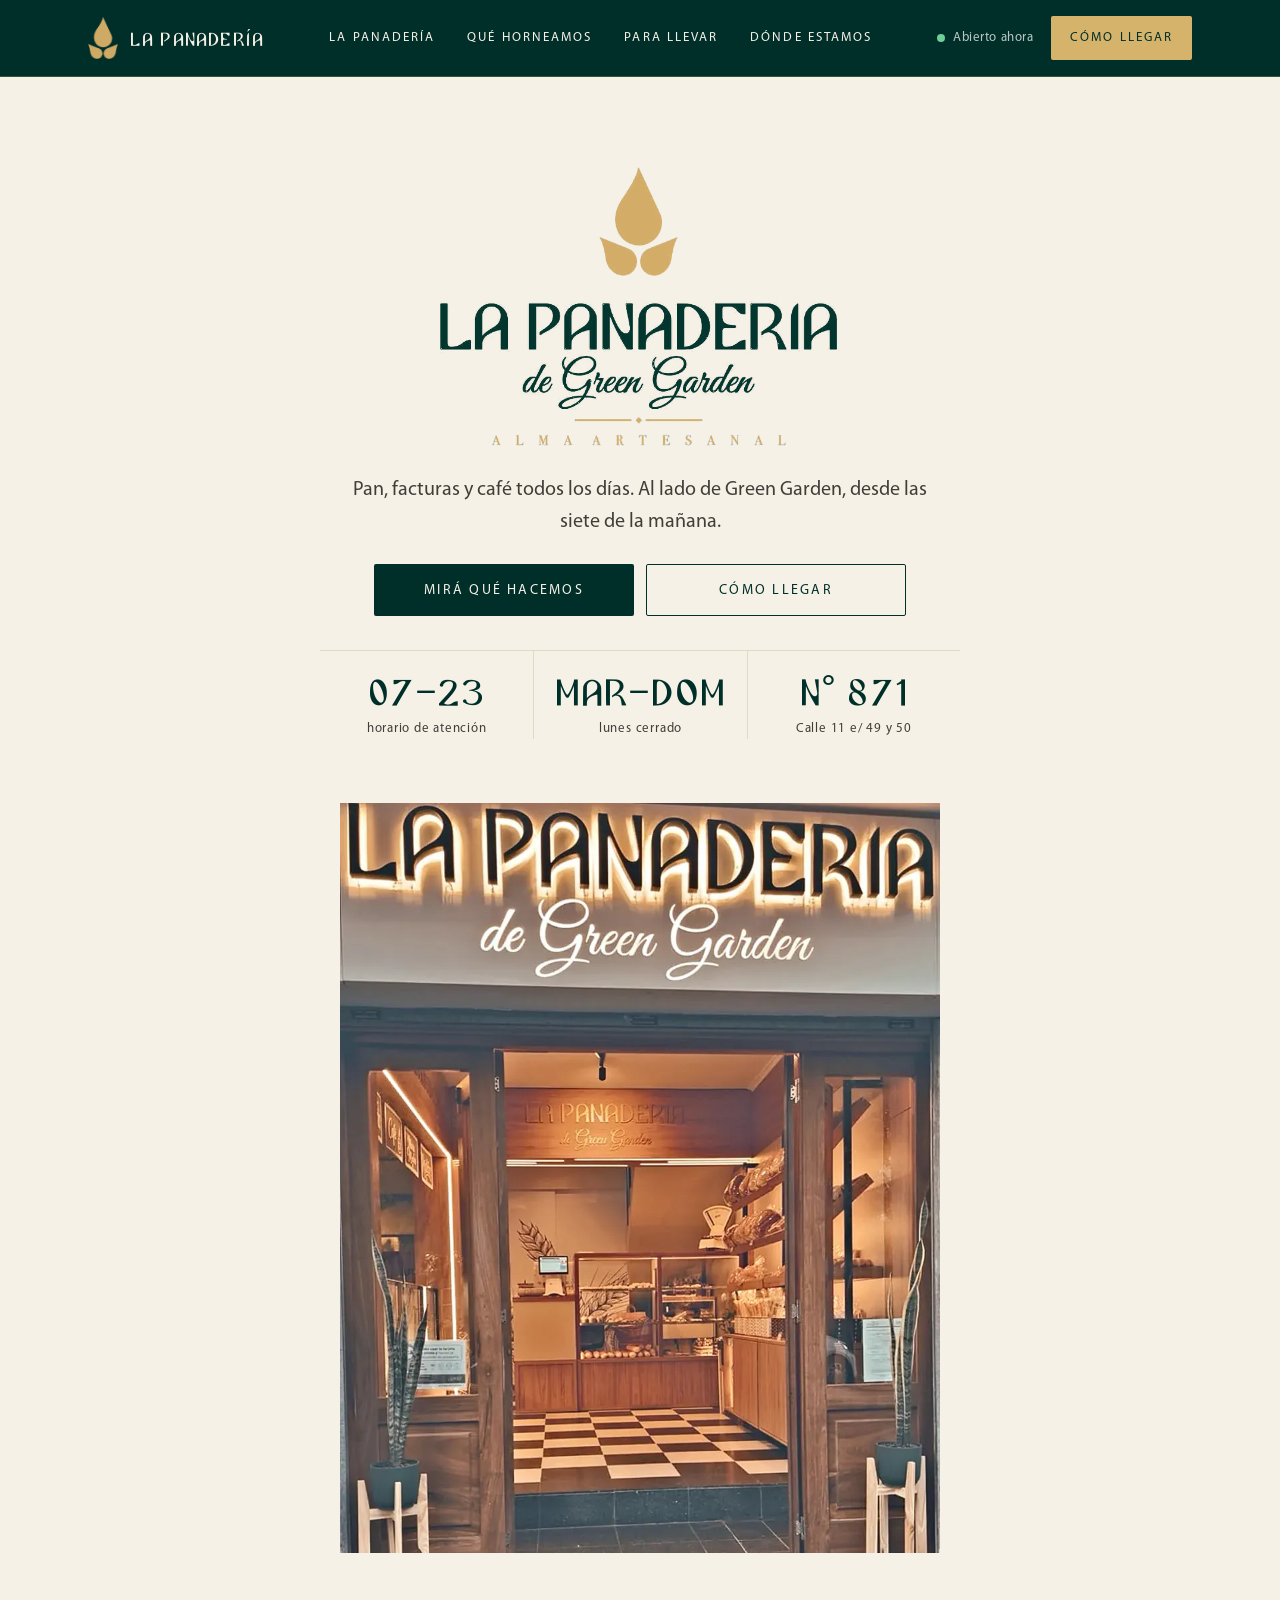
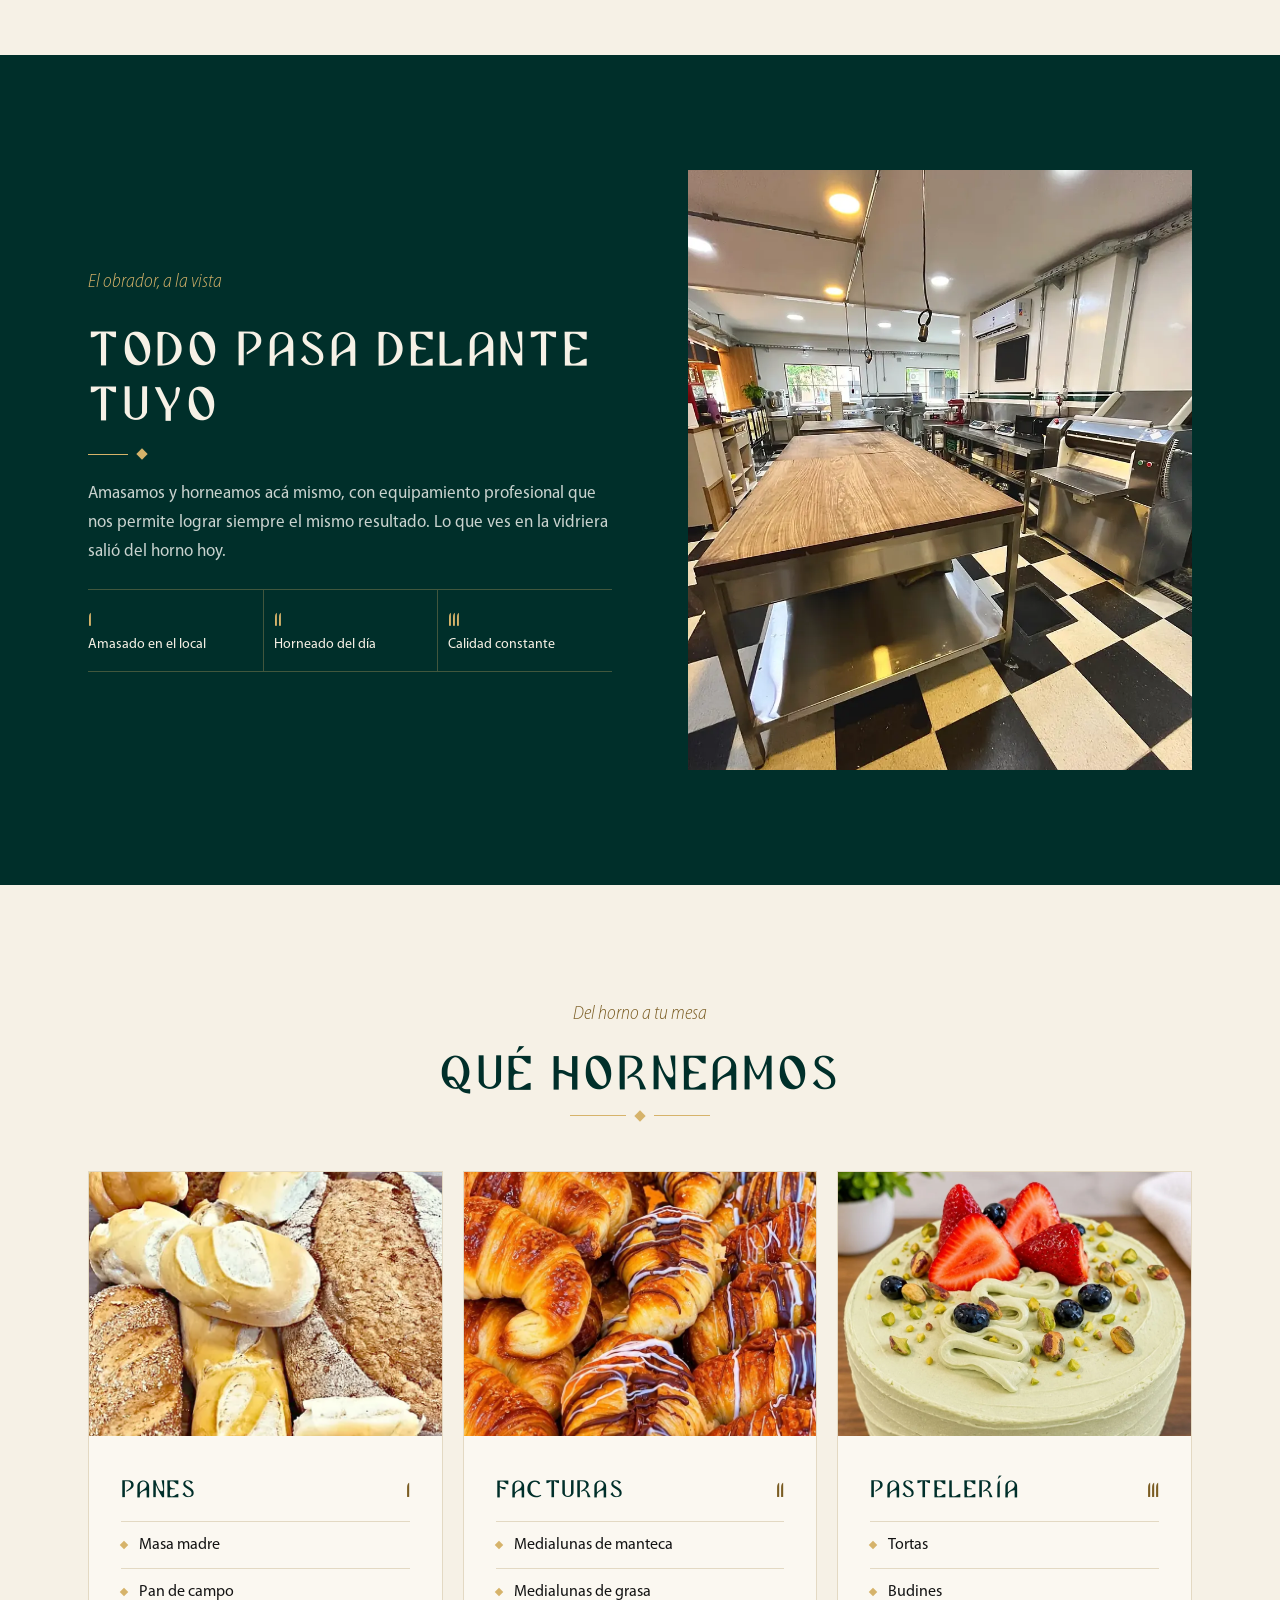
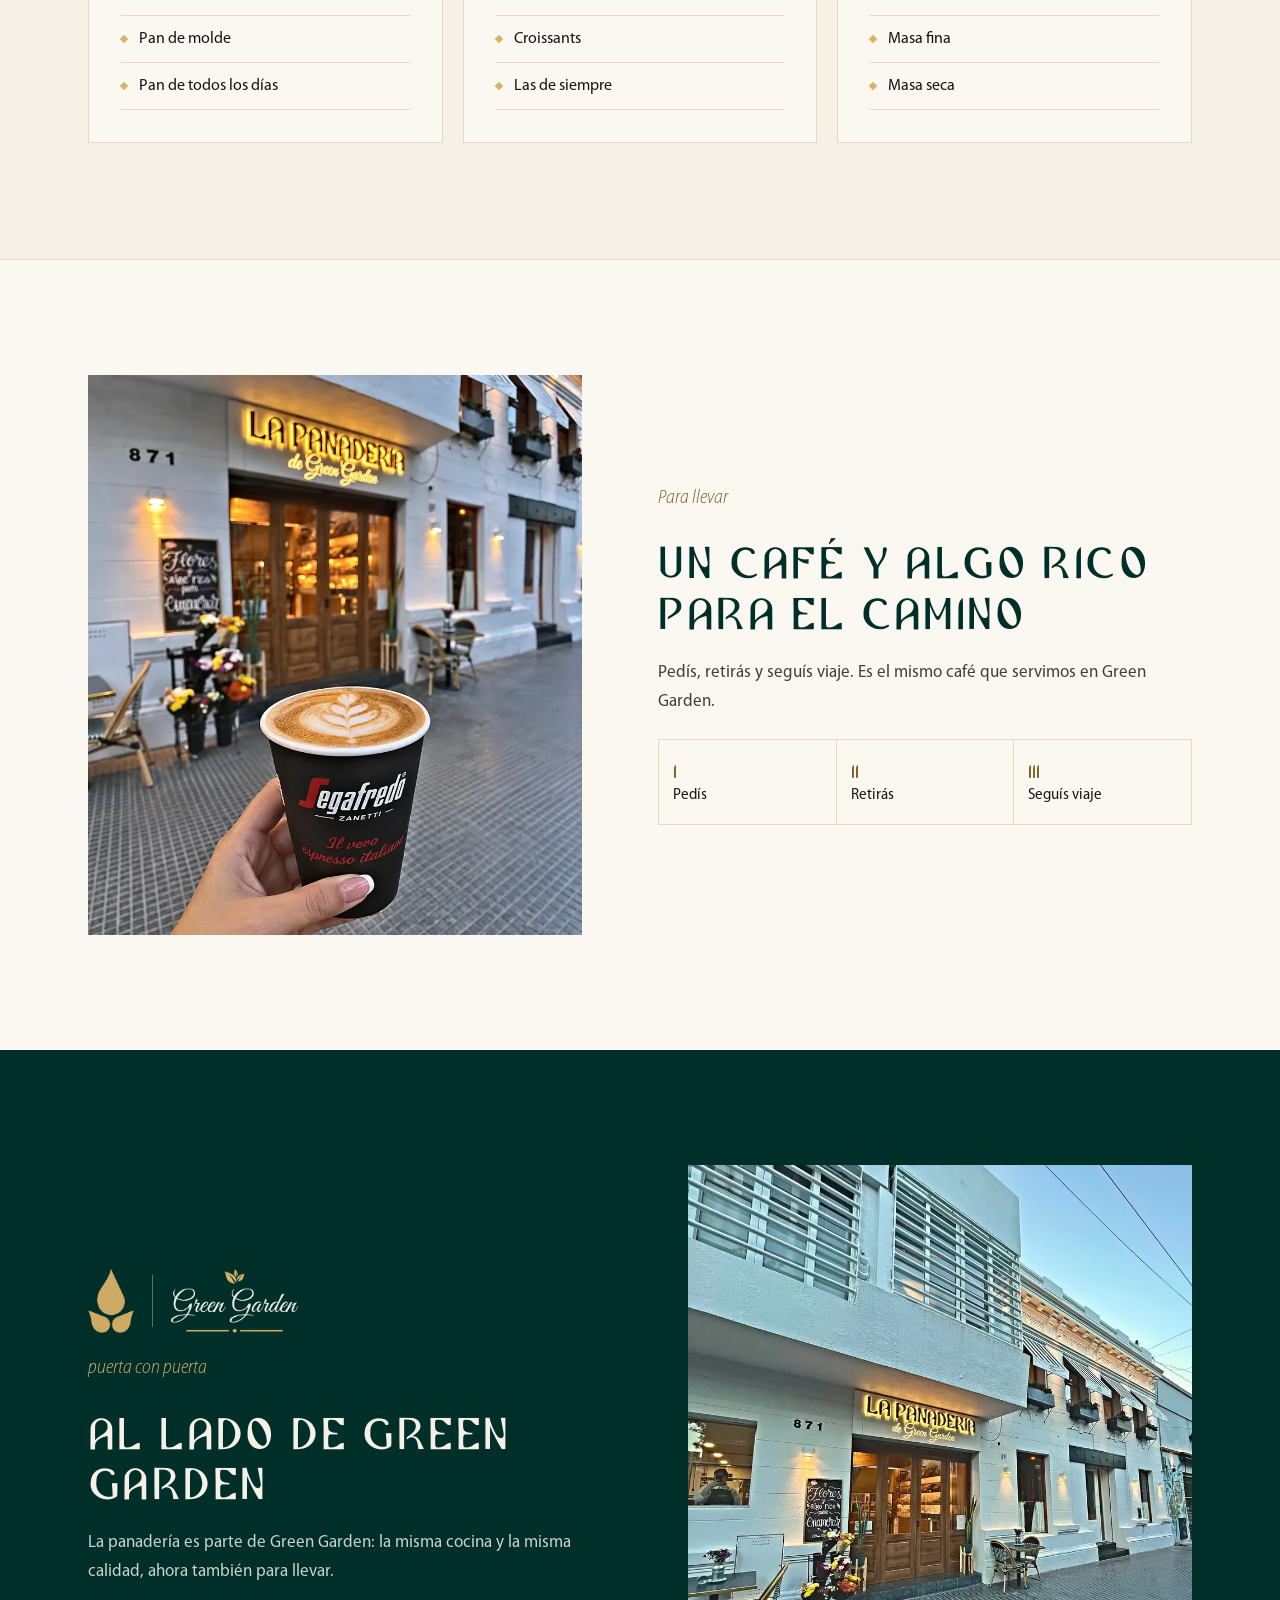
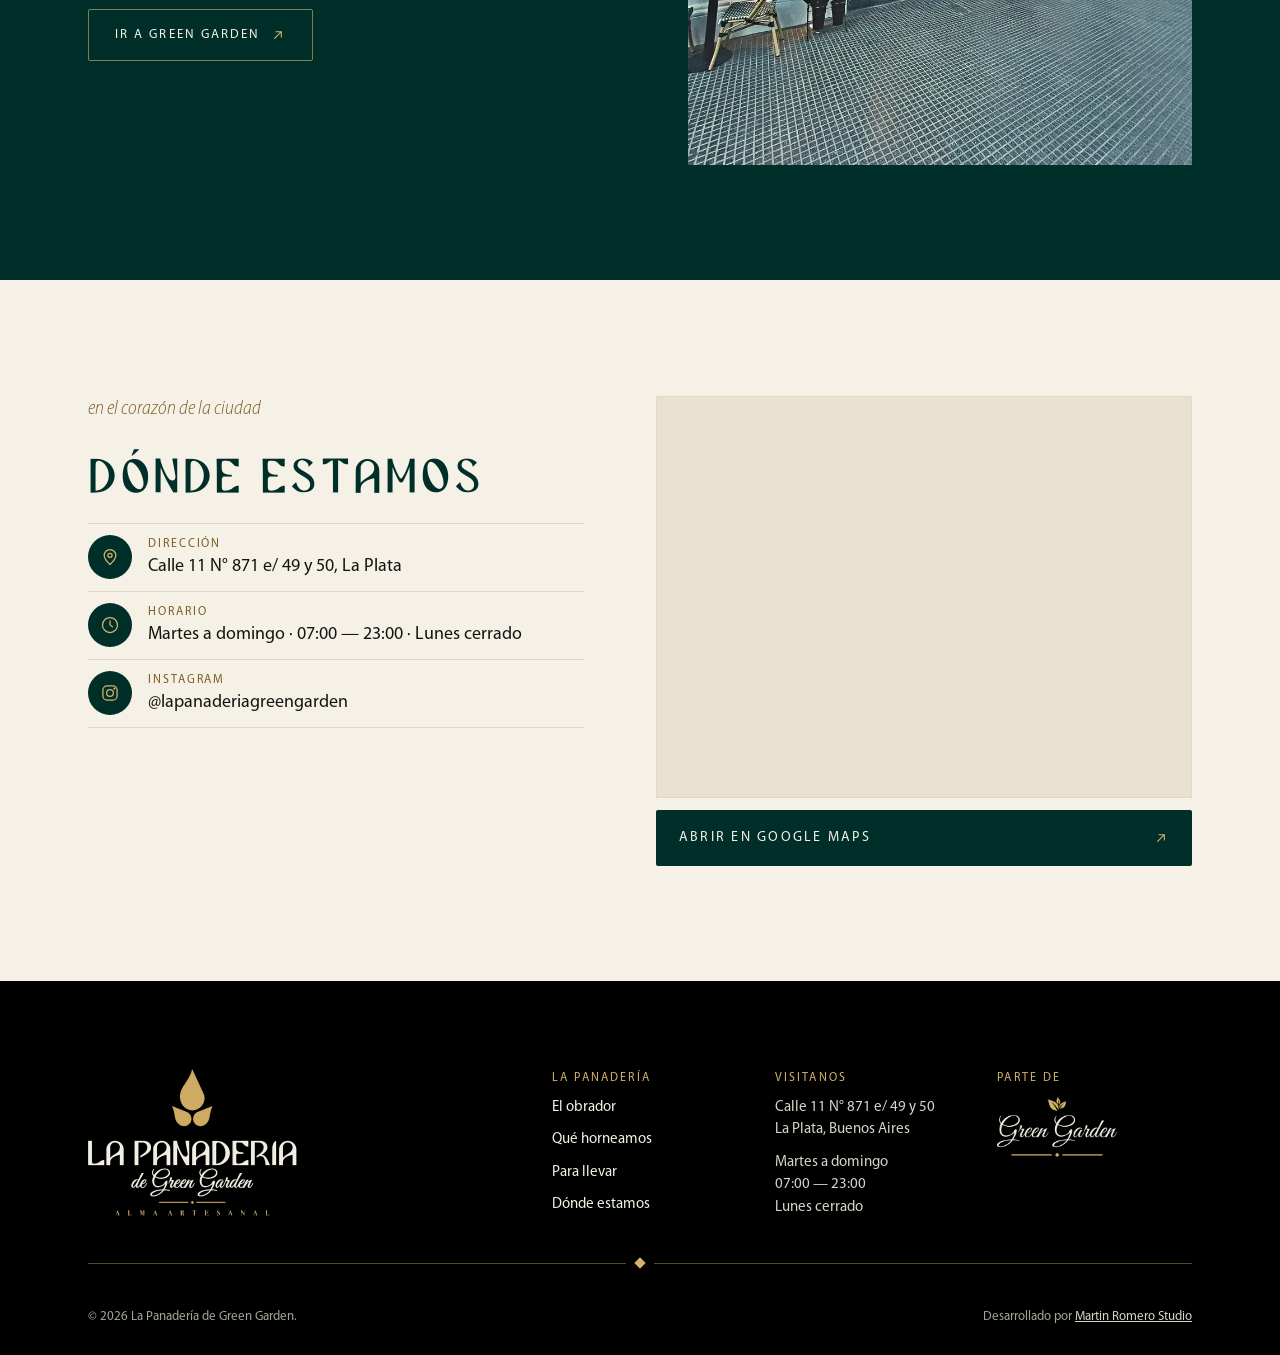
<file: index.html>
<!doctype html>
<html lang="es">
<head>
<meta charset="utf-8">
<meta name="viewport" content="width=device-width, initial-scale=1">
<title>La Panadería de Green Garden</title>
<meta name="description" content="Pan, facturas y café todos los días. La Panadería de Green Garden, Calle 11 N° 871 e/ 49 y 50, La Plata. Abierto de martes a domingo de 07:00 a 23:00.">
<meta name="theme-color" content="#002f2a">
<meta property="og:type" content="website">
<meta property="og:locale" content="es_AR">
<meta property="og:site_name" content="La Panadería de Green Garden">
<meta property="og:title" content="La Panadería de Green Garden">
<meta property="og:description" content="Pan, facturas y café todos los días. Al lado de Green Garden, desde las siete de la mañana.">
<link rel="canonical" href="https://lapanaderiagreengarden.com.ar/">
<meta property="og:url" content="https://lapanaderiagreengarden.com.ar/">
<meta property="og:image" content="https://lapanaderiagreengarden.com.ar/assets/img/og-image.jpg">
<meta property="og:image:width" content="1200">
<meta property="og:image:height" content="630">
<meta property="og:image:alt" content="Medialunas de manteca recién horneadas de La Panadería de Green Garden">
<meta name="twitter:card" content="summary_large_image">
<meta name="twitter:title" content="La Panadería de Green Garden">
<meta name="twitter:description" content="Pan, facturas y café todos los días. Al lado de Green Garden, desde las siete de la mañana.">
<meta name="twitter:image" content="https://lapanaderiagreengarden.com.ar/assets/img/og-image.jpg">
<meta name="twitter:image:alt" content="Medialunas de manteca recién horneadas de La Panadería de Green Garden">
<link rel="icon" type="image/png" sizes="48x48" href="assets/img/favicon-48.png">
<link rel="apple-touch-icon" href="assets/img/apple-touch-icon.png">
<script type="application/ld+json">
{"@context":"https://schema.org","@type":"Bakery","name":"La Panadería de Green Garden","url":"https://lapanaderiagreengarden.com.ar/","image":"https://lapanaderiagreengarden.com.ar/assets/img/og-image.jpg","description":"Pan, facturas, pastelería y café para llevar, al lado de Green Garden.","servesCuisine":"Panadería","sameAs":["https://www.instagram.com/lapanaderiagreengarden/"],"address":{"@type":"PostalAddress","streetAddress":"Calle 11 N° 871 e/ 49 y 50","addressLocality":"La Plata","addressRegion":"Buenos Aires","addressCountry":"AR"},"openingHoursSpecification":[{"@type":"OpeningHoursSpecification","dayOfWeek":["Tuesday","Wednesday","Thursday","Friday","Saturday","Sunday"],"opens":"07:00","closes":"23:00"}],"parentOrganization":{"@type":"Organization","name":"Green Garden","url":"https://www.greengarden.com.ar"}}
</script>
<link rel="preload" href="assets/fonts/GreenFont-Regular.woff2" as="font" type="font/woff2" crossorigin>
<link rel="preload" href="assets/fonts/GreenFont-Numeros.woff2" as="font" type="font/woff2" crossorigin>
<link rel="preload" href="assets/fonts/MyriadPro-Regular.woff2" as="font" type="font/woff2" crossorigin>
<link rel="stylesheet" href="styles.css">
</head>
<body>
<a class="skip" href="#inicio">Saltar al contenido</a>

<header class="site-header">
  <div class="header-in">
    <a class="brand" href="#inicio" aria-label="La Panadería de Green Garden, ir al inicio">
      <img src="assets/img/pan-iso.webp" alt="" width="30" height="42">
      <span class="brand-txt">
        <span class="brand-name">La Panadería</span>
      </span>
    </a>
    <nav class="nav-desk" aria-label="Principal">
      <a href="#mirada">La panadería</a>
      <a href="#horneamos">Qué horneamos</a>
      <a href="#vereda">Para llevar</a>
      <a href="#visitanos">Dónde estamos</a>
    </nav>
    <div class="header-right">
      <div class="status desk" data-status role="status">
        <span class="dot" aria-hidden="true"></span><span data-status-text>Abierto ahora</span>
      </div>
      <a class="btn btn-gold cta-desk" href="https://www.google.com/maps/search/?api=1&amp;query=Calle%2011%20871%2C%20La%20Plata%2C%20Buenos%20Aires%2C%20Argentina" target="_blank" rel="noopener">Cómo llegar</a>
      <button type="button" class="menu-btn" id="menu-btn" aria-label="Abrir menú" aria-expanded="false" aria-controls="nav-mob">
        <svg class="ico-open" width="22" height="22" viewBox="0 0 24 24" fill="none" stroke="currentColor" stroke-width="1.5" stroke-linecap="round" aria-hidden="true"><path d="M4 7h16M4 12h16M4 17h10"/></svg>
        <svg class="ico-close" width="22" height="22" viewBox="0 0 24 24" fill="none" stroke="currentColor" stroke-width="1.5" stroke-linecap="round" aria-hidden="true"><path d="M6 6l12 12M18 6L6 18"/></svg>
      </button>
    </div>
  </div>
  <nav class="nav-mob" id="nav-mob" aria-label="Menú móvil">
    <a href="#mirada">La panadería <span>→</span></a>
    <a href="#horneamos">Qué horneamos <span>→</span></a>
    <a href="#vereda">Para llevar <span>→</span></a>
    <a href="#visitanos">Dónde estamos <span>→</span></a>
    <div class="status" data-status><span class="dot" aria-hidden="true"></span><span><span data-status-text>Abierto ahora</span> · Martes a domingo 07:00 — 23:00</span></div>
  </nav>
</header>

<main>
  <section id="inicio" class="hero">
    <div class="wrap hero-top">
      <h1><img src="assets/img/pan-logo.webp" alt="La Panadería de Green Garden — Alma artesanal" width="672" height="473" fetchpriority="high" decoding="async"></h1>
      <p class="hero-lead">Pan, facturas y café todos los días. Al lado de Green Garden, desde las siete de la mañana.</p>
      <div class="hero-btns">
        <a class="btn btn-solid" href="#horneamos">Mirá qué hacemos</a>
        <a class="btn btn-line" href="#visitanos">Cómo llegar</a>
      </div>
      <div class="hero-meta">
        <div class="dato-num"><strong>07–23</strong><small>horario de atención</small></div>
        <div class="dato-num"><strong>Mar–Dom</strong><small>lunes cerrado</small></div>
        <div class="dato-num"><strong>N° 871</strong><small>Calle 11 e/ 49 y 50</small></div>
      </div>
    </div>
    <div class="wrap hero-photo">
      <figure class="photo photo-wide">
        <img class="cover" src="assets/img/fachada-la-panaderia.webp" width="900" height="1600" decoding="async" alt="Frente de La Panadería de Green Garden con el cartel iluminado, la puerta de madera abierta y el mostrador con panes al fondo">
      </figure>
    </div>
  </section>

  <section id="mirada" class="dark on-dark" aria-labelledby="mirada-titulo">
    <div class="wrap section split">
      <div class="col-text">
        <span class="eyebrow">El obrador, a la vista</span>
        <h2 id="mirada-titulo">Todo pasa delante tuyo</h2>
        <div class="divider left" aria-hidden="true"><i></i></div>
        <p class="lead">Amasamos y horneamos acá mismo, con equipamiento profesional que nos permite lograr siempre el mismo resultado. Lo que ves en la vidriera salió del horno hoy.</p>
        <ul class="pasos">
          <li><span class="num">I</span>Amasado en el local</li>
          <li><span class="num">II</span>Horneado del día</li>
          <li><span class="num">III</span>Calidad constante</li>
        </ul>
      </div>
      <div class="col-media">
        <figure class="photo photo-dark photo-obrador">
          <img class="cover" src="assets/img/obrador.webp" width="900" height="1200" loading="lazy" decoding="async" alt="Obrador de La Panadería: mesa de trabajo de madera y acero inoxidable, laminadora y batidoras sobre piso damero">
        </figure>
      </div>
    </div>
  </section>

  <section id="horneamos" aria-labelledby="horneamos-titulo">
    <div class="wrap horneamos">
      <div class="head-center">
        <span class="eyebrow">Del horno a tu mesa</span>
        <h2 id="horneamos-titulo">Qué horneamos</h2>
        <div class="divider" aria-hidden="true"><i></i></div>
      </div>
      <div class="prod">
        <article class="card">
          <figure class="photo"><img class="cover" src="assets/img/panes.webp" width="720" height="1280" loading="lazy" decoding="async" alt="Variedad de panes artesanales: pan de semillas, de salvado, baguettes y miñones sobre una tabla de madera"></figure>
          <div class="card-body">
            <div class="card-head"><h3>Panes</h3><span class="num" aria-hidden="true">I</span></div>
            <ul class="lista">
              <li><i class="rombo"></i>Masa madre</li>
              <li><i class="rombo"></i>Pan de campo</li>
              <li><i class="rombo"></i>Pan de molde</li>
              <li><i class="rombo"></i>Pan de todos los días</li>
            </ul>
          </div>
        </article>
        <article class="card">
          <figure class="photo"><img class="cover" src="assets/img/medialunas.webp" width="720" height="1280" loading="lazy" decoding="async" alt="Bandeja de medialunas y croissants dorados, algunos con chocolate y glaseado blanco"></figure>
          <div class="card-body">
            <div class="card-head"><h3>Facturas</h3><span class="num" aria-hidden="true">II</span></div>
            <ul class="lista">
              <li><i class="rombo"></i>Medialunas de manteca</li>
              <li><i class="rombo"></i>Medialunas de grasa</li>
              <li><i class="rombo"></i>Croissants</li>
              <li><i class="rombo"></i>Las de siempre</li>
            </ul>
          </div>
        </article>
        <article class="card">
          <figure class="photo"><img class="cover" src="assets/img/pasteleria-torta.webp" width="960" height="720" loading="lazy" decoding="async" alt="Torta de pistacho con crema verde, frutillas, arándanos y pistachos por encima"></figure>
          <div class="card-body">
            <div class="card-head"><h3>Pastelería</h3><span class="num" aria-hidden="true">III</span></div>
            <ul class="lista">
              <li><i class="rombo"></i>Tortas</li>
              <li><i class="rombo"></i>Budines</li>
              <li><i class="rombo"></i>Masa fina</li>
              <li><i class="rombo"></i>Masa seca</li>
            </ul>
          </div>
        </article>
      </div>
    </div>
  </section>

  <section id="vereda" class="vereda" aria-labelledby="vereda-titulo">
    <div class="wrap section split">
      <div class="col-media">
        <figure class="photo photo-cafe">
          <img class="cover" src="assets/img/cafe-para-llevar.webp" width="900" height="1200" loading="lazy" decoding="async" alt="Café con leche con arte latte en vaso para llevar, frente a la puerta de La Panadería de Green Garden">
        </figure>
      </div>
      <div class="col-text">
        <span class="eyebrow">Para llevar</span>
        <h2 id="vereda-titulo">Un café y algo rico para el camino</h2>
        <p class="lead">Pedís, retirás y seguís viaje. Es el mismo café que servimos en Green Garden.</p>
        <ol class="pasos">
          <li><span class="num">I</span>Pedís</li>
          <li><span class="num">II</span>Retirás</li>
          <li><span class="num">III</span>Seguís viaje</li>
        </ol>
      </div>
    </div>
  </section>

  <section class="dark on-dark gg" aria-labelledby="gg-titulo">
    <div class="wrap section split">
      <div class="col-text">
        <div class="logos">
          <img src="assets/img/pan-iso.webp" alt="La Panadería" width="46" height="64" loading="lazy" decoding="async">
          <span aria-hidden="true"></span>
          <img src="assets/img/gg-logo-light.webp" alt="Green Garden" width="128" height="64" loading="lazy" decoding="async">
        </div>
        <span class="eyebrow">puerta con puerta</span>
        <h2 id="gg-titulo">Al lado de Green Garden</h2>
        <p class="lead">La panadería es parte de Green Garden: la misma cocina y la misma calidad, ahora también para llevar.</p>
        <a class="btn btn-ghost" href="https://www.greengarden.com.ar" target="_blank" rel="noopener">Ir a Green Garden
          <svg width="16" height="16" viewBox="0 0 24 24" fill="none" stroke="#d6b36a" stroke-width="1.6" stroke-linecap="round" stroke-linejoin="round" aria-hidden="true"><path d="M7 17L17 7M9 7h8v8"/></svg>
        </a>
      </div>
      <div class="col-media">
        <figure class="photo photo-dark photo-gg">
          <img class="cover" src="assets/img/fachadas-juntas.webp" width="900" height="1200" loading="lazy" decoding="async" alt="Fachada de La Panadería de Green Garden, con su cartel iluminado y flores en la vereda, junto a la fachada de Green Garden con toldos a rayas">
        </figure>
      </div>
    </div>
  </section>

  <section id="visitanos" aria-labelledby="visita-titulo">
    <div class="wrap visitanos">
      <div class="col-text">
        <span class="eyebrow">en el corazón de la ciudad</span>
        <h2 id="visita-titulo">Dónde estamos</h2>
        <div class="datos">
          <div class="dato">
            <span class="ico"><svg width="20" height="20" viewBox="0 0 24 24" fill="none" stroke="currentColor" stroke-width="1.5" aria-hidden="true"><path d="M12 21s-7-6.2-7-11a7 7 0 0 1 14 0c0 4.8-7 11-7 11z"/><circle cx="12" cy="10" r="2.5"/></svg></span>
            <span><small>Dirección</small><b>Calle 11 N° 871 e/ 49 y 50, La Plata</b></span>
          </div>
          <div class="dato">
            <span class="ico"><svg width="20" height="20" viewBox="0 0 24 24" fill="none" stroke="currentColor" stroke-width="1.5" stroke-linecap="round" aria-hidden="true"><circle cx="12" cy="12" r="9"/><path d="M12 7v5l3 2"/></svg></span>
            <span><small>Horario</small><b>Martes a domingo · 07:00 — 23:00 · Lunes cerrado</b></span>
          </div>
          <a class="dato" href="https://www.instagram.com/lapanaderiagreengarden/" target="_blank" rel="noopener">
            <span class="ico"><svg width="20" height="20" viewBox="0 0 24 24" fill="none" stroke="currentColor" stroke-width="1.5" aria-hidden="true"><rect x="3.5" y="3.5" width="17" height="17" rx="5"/><circle cx="12" cy="12" r="4"/><circle cx="17.3" cy="6.7" r=".6"/></svg></span>
            <span><small>Instagram</small><b>@lapanaderiagreengarden</b></span>
          </a>
        </div>
      </div>
      <div class="mapa-col">
        <div class="mapa">
          <iframe title="Mapa: Calle 11 N° 871 e/ 49 y 50, La Plata" loading="lazy" referrerpolicy="no-referrer-when-downgrade" src="https://www.google.com/maps/embed?pb=!1m18!1m12!1m3!1d3271.52609758959!2d-57.95688462424645!3d-34.918340472842736!2m3!1f0!2f0!3f0!3m2!1i1024!2i768!4f13.1!3m3!1m2!1s0x95a2e7afb98ab109%3A0x42e738b1f7d0a987!2sLa%20panaderia%20de%20green%20garden!5e0!3m2!1ses!2sar!4v1795787514822!5m2!1ses!2sar"></iframe>
        </div>
        <a class="btn btn-solid btn-map" href="https://www.google.com/maps/search/?api=1&amp;query=Calle%2011%20871%2C%20La%20Plata%2C%20Buenos%20Aires%2C%20Argentina" target="_blank" rel="noopener">Abrir en Google Maps
          <svg width="16" height="16" viewBox="0 0 24 24" fill="none" stroke="#d6b36a" stroke-width="1.6" stroke-linecap="round" stroke-linejoin="round" aria-hidden="true"><path d="M7 17L17 7M9 7h8v8"/></svg>
        </a>
      </div>
    </div>
  </section>
</main>

<footer class="site-footer">
  <div class="wrap foot-in">
    <div class="foot-top">
      <img src="assets/img/pan-logo-light.webp" alt="La Panadería de Green Garden" width="210" height="148" loading="lazy" decoding="async">
      <div class="foot-cols">
        <nav class="foot-col" aria-label="Pie de página">
          <h3>La panadería</h3>
          <a href="#mirada">El obrador</a>
          <a href="#horneamos">Qué horneamos</a>
          <a href="#vereda">Para llevar</a>
          <a href="#visitanos">Dónde estamos</a>
        </nav>
        <div class="foot-col">
          <h3>Visitanos</h3>
          <span>Calle 11 N° 871 e/ 49 y 50<br>La Plata, Buenos Aires</span>
          <span>Martes a domingo<br>07:00 — 23:00<br>Lunes cerrado</span>
        </div>
        <div class="foot-col">
          <h3>Parte de</h3>
          <a href="https://www.greengarden.com.ar" target="_blank" rel="noopener"><img src="assets/img/gg-logo-light.webp" alt="Green Garden" width="120" height="60" loading="lazy" decoding="async"></a>
        </div>
      </div>
    </div>
    <div class="divider full" aria-hidden="true"><i></i></div>
    <div class="foot-bottom">
      <span>© <span id="year">2026</span> La Panadería de Green Garden.</span>
      <span>Desarrollado por <a href="https://www.martinromerostudio.com.ar" target="_blank" rel="noopener">Martin Romero Studio</a></span>
    </div>
  </div>
</footer>

<script src="main.js" defer></script>
</body>
</html>
</file>
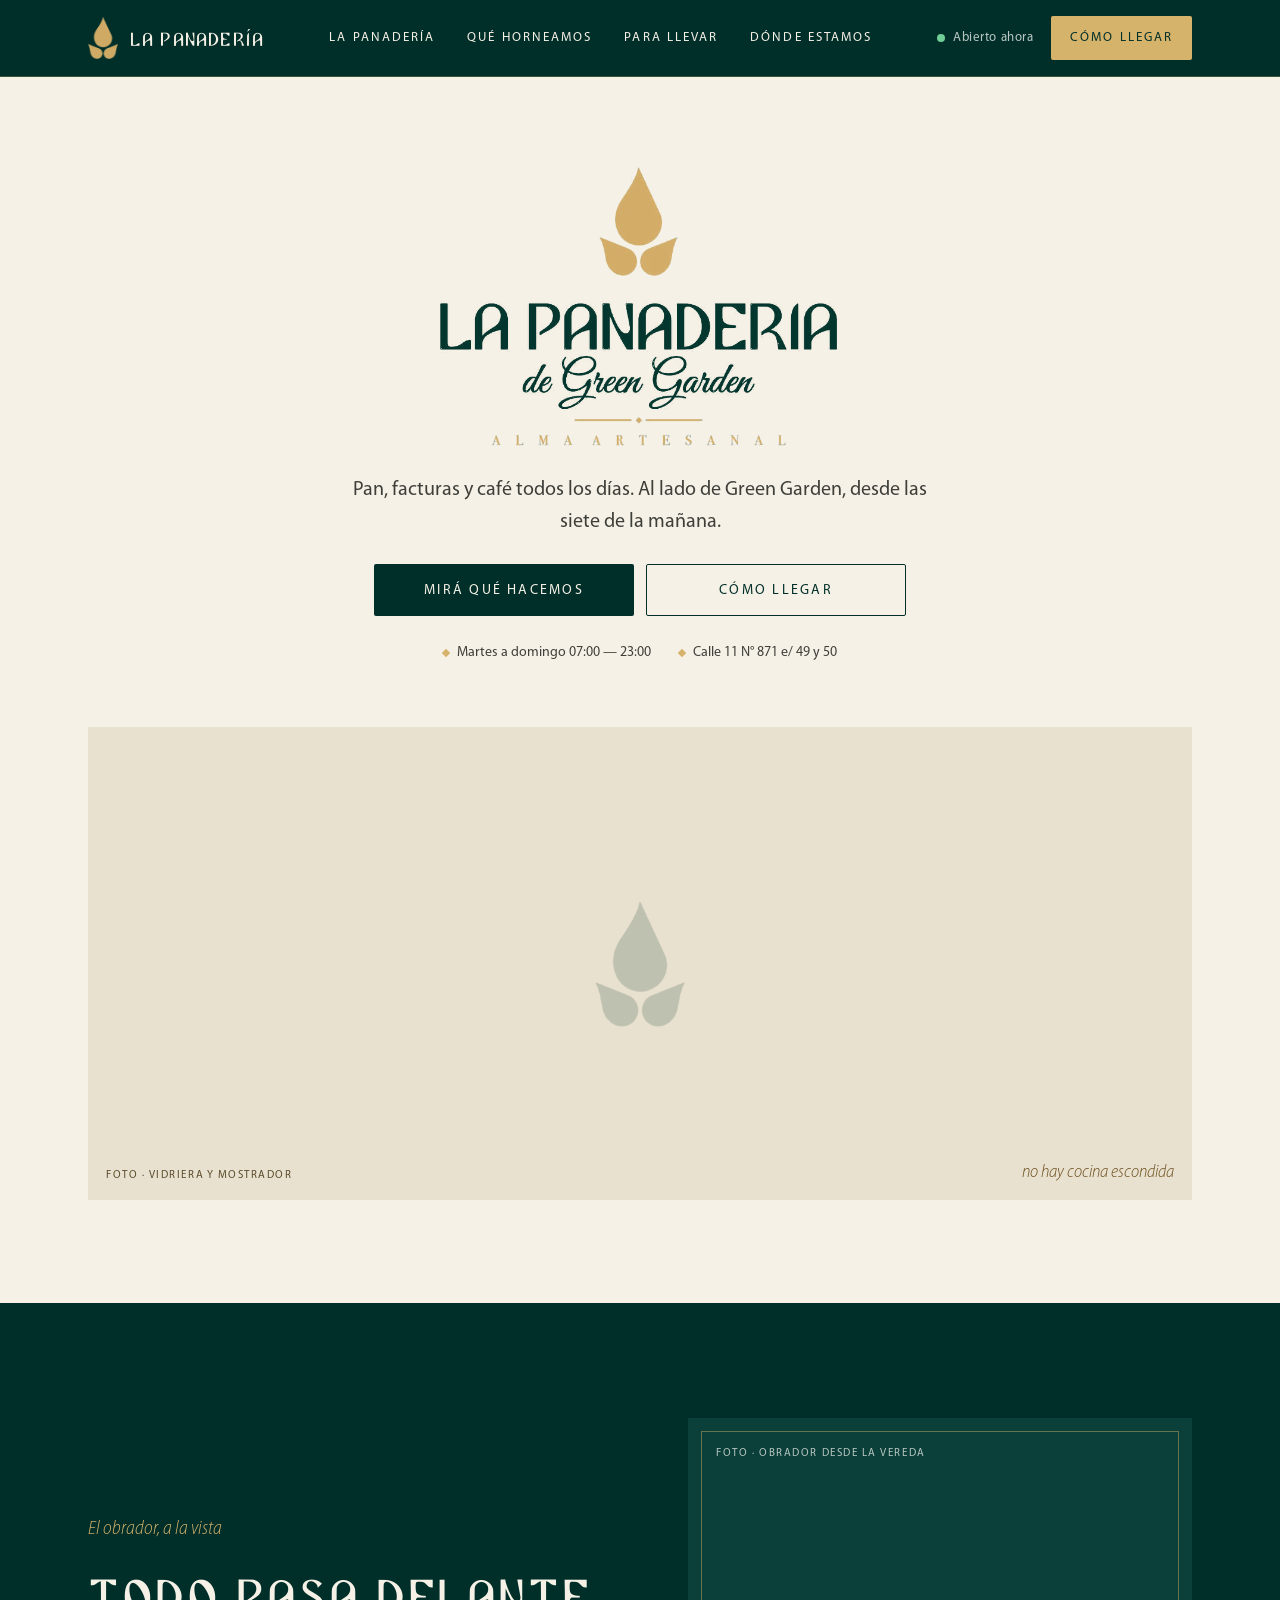
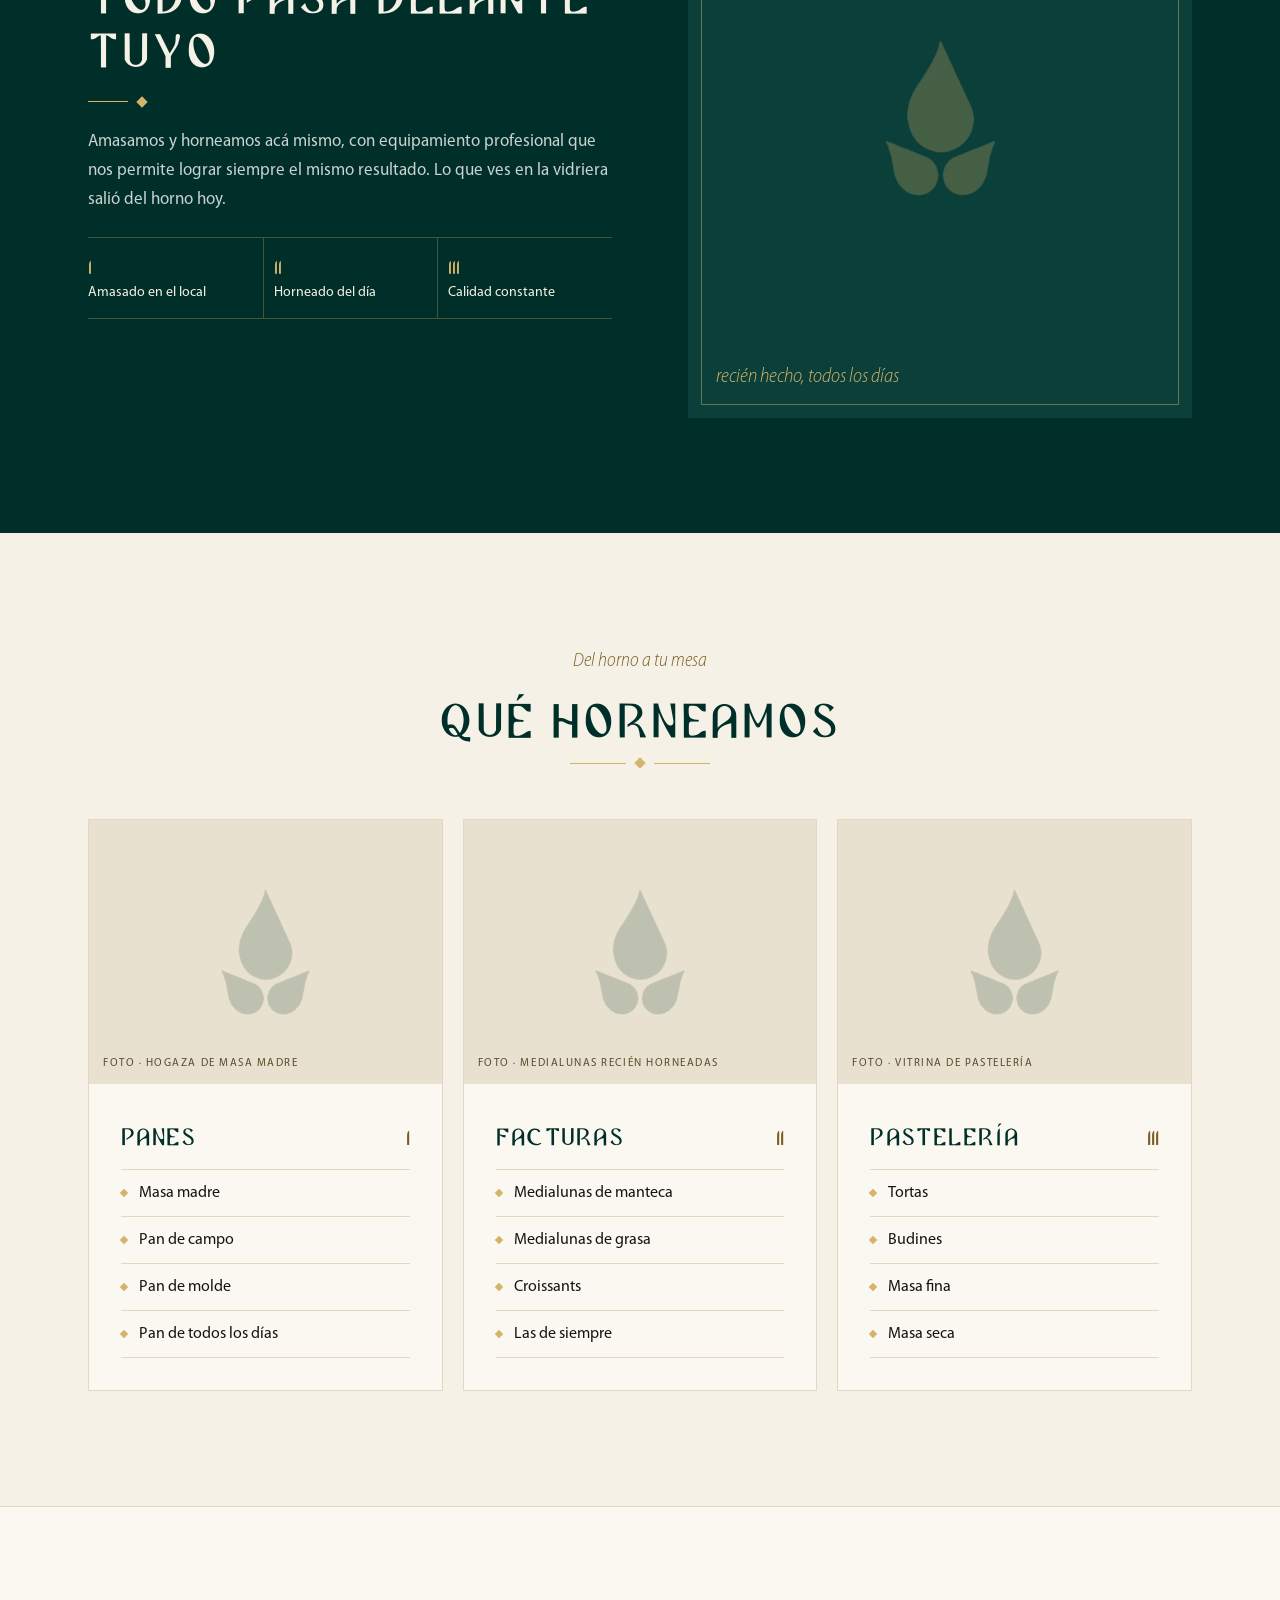
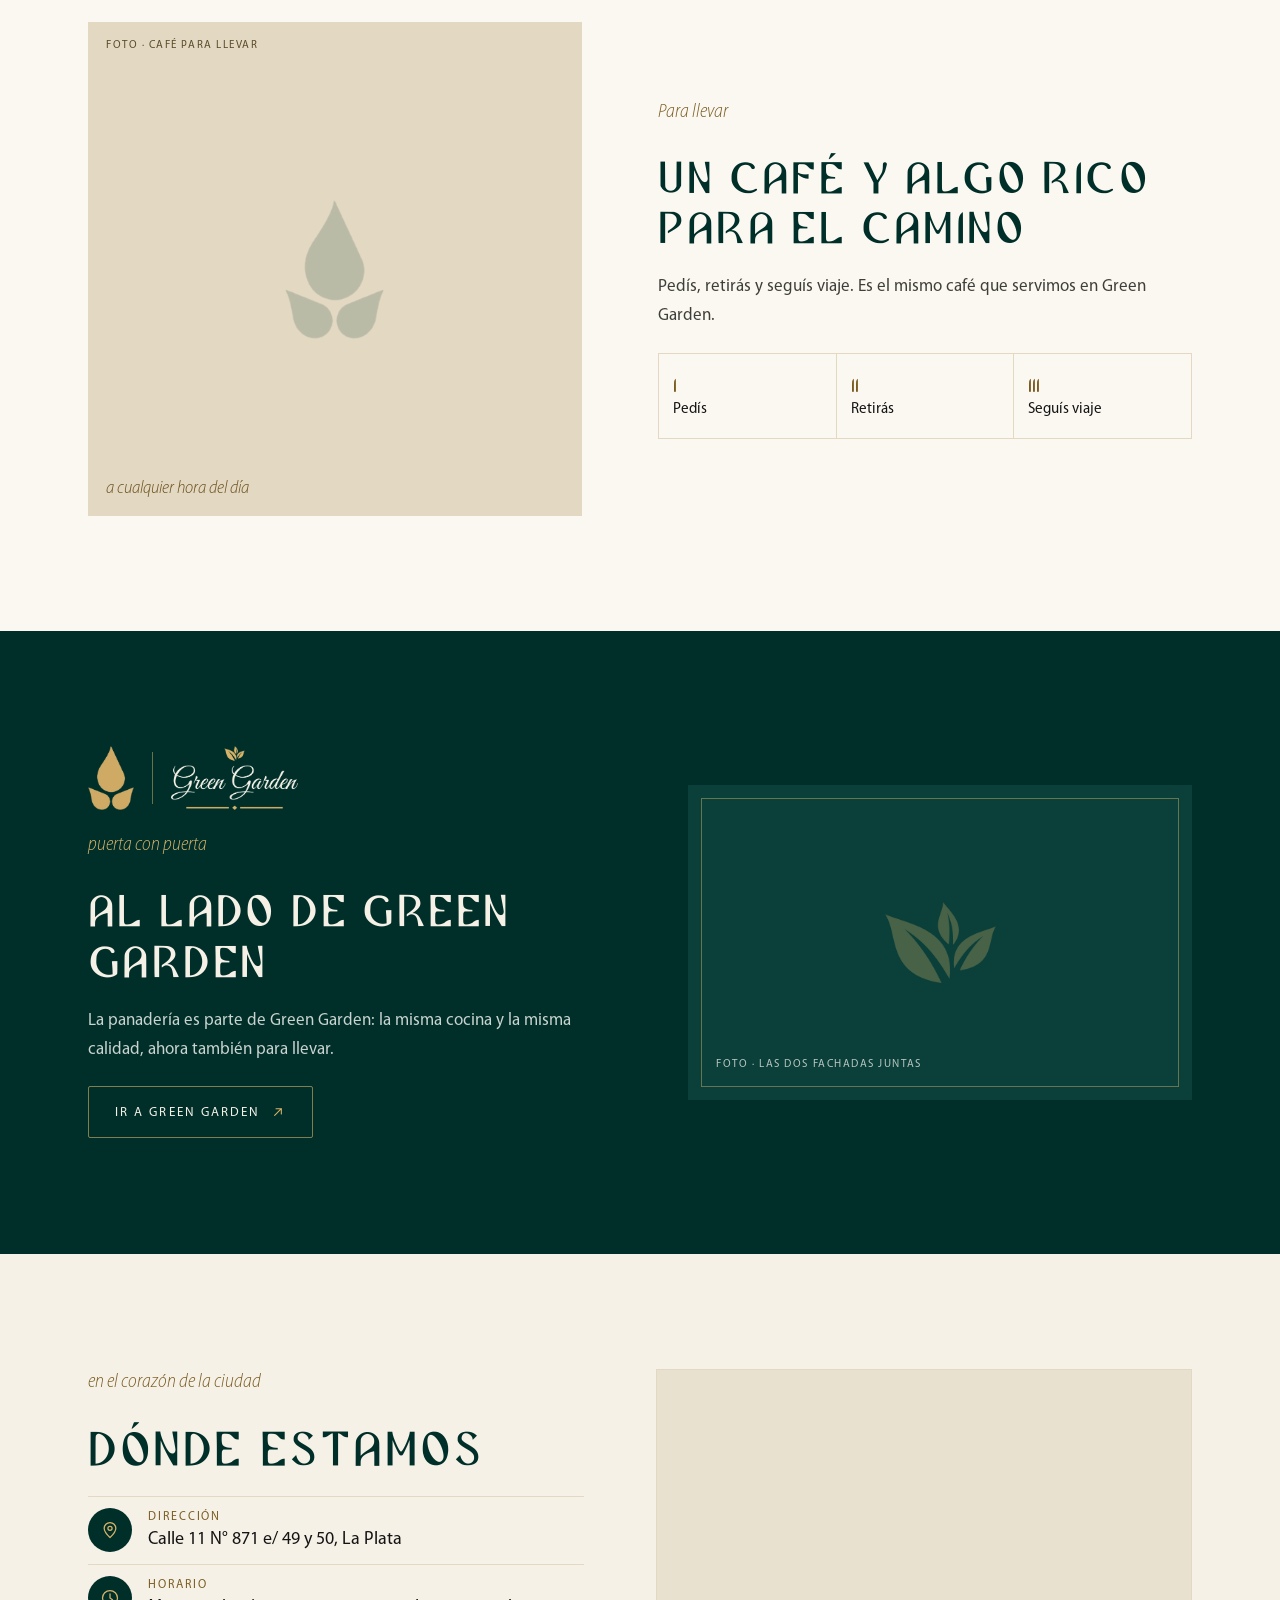
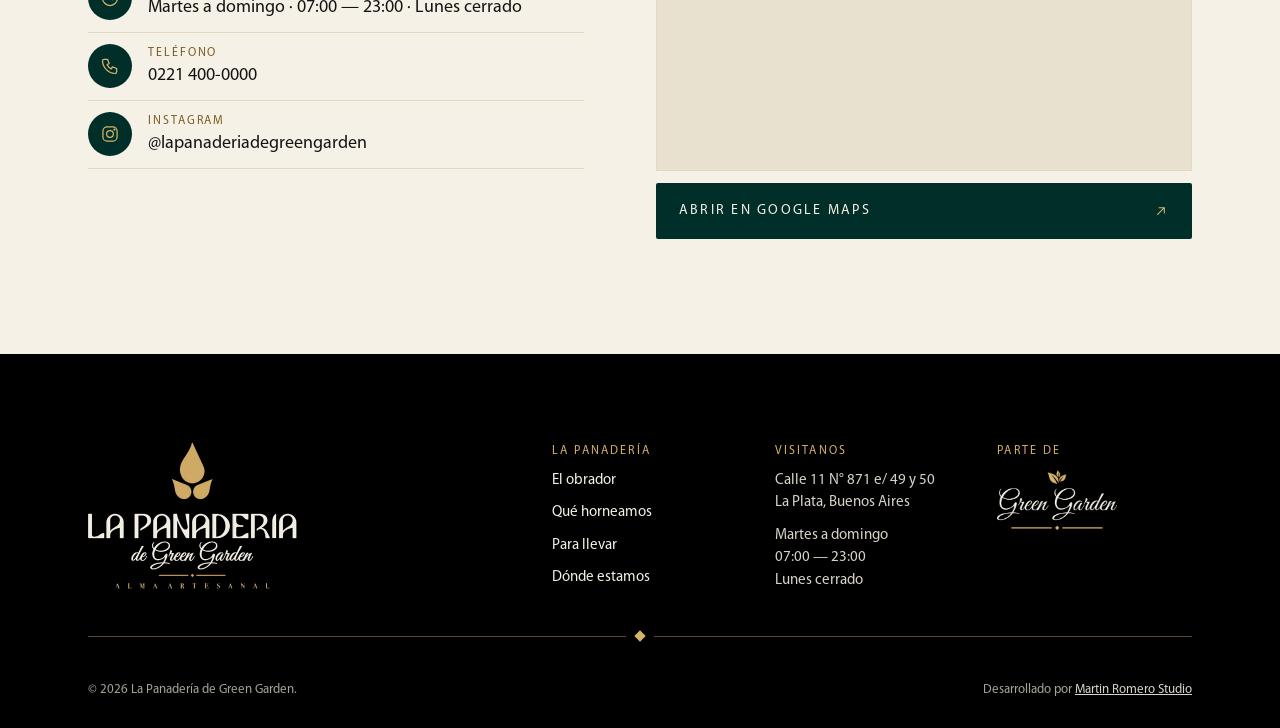
<file: public/index.html>
<!doctype html>
<html lang="es">
<head>
<meta charset="utf-8">
<meta name="viewport" content="width=device-width, initial-scale=1">
<title>La Panadería de Green Garden</title>
<meta name="description" content="Pan, facturas y café todos los días. La Panadería de Green Garden, Calle 11 N° 871 e/ 49 y 50, La Plata. Abierto de martes a domingo de 07:00 a 23:00.">
<meta name="theme-color" content="#002f2a">
<meta property="og:type" content="website">
<meta property="og:locale" content="es_AR">
<meta property="og:site_name" content="La Panadería de Green Garden">
<meta property="og:title" content="La Panadería de Green Garden">
<meta property="og:description" content="Pan, facturas y café todos los días. Al lado de Green Garden, desde las siete de la mañana.">
<!-- TODO (al tener dominio): agregar canonical, og:url y og:image con URL absoluta (public/assets/img/og-image.jpg, 1200x630) -->
<meta name="twitter:card" content="summary_large_image">
<link rel="icon" type="image/png" sizes="48x48" href="assets/img/favicon-48.png">
<link rel="apple-touch-icon" href="assets/img/apple-touch-icon.png">
<script type="application/ld+json">
{"@context":"https://schema.org","@type":"Bakery","name":"La Panadería de Green Garden","description":"Pan, facturas, pastelería y café para llevar, al lado de Green Garden.","servesCuisine":"Panadería","address":{"@type":"PostalAddress","streetAddress":"Calle 11 N° 871 e/ 49 y 50","addressLocality":"La Plata","addressRegion":"Buenos Aires","addressCountry":"AR"},"openingHoursSpecification":[{"@type":"OpeningHoursSpecification","dayOfWeek":["Tuesday","Wednesday","Thursday","Friday","Saturday","Sunday"],"opens":"07:00","closes":"23:00"}],"parentOrganization":{"@type":"Organization","name":"Green Garden","url":"https://www.greengarden.com.ar"}}
</script>
<link rel="preload" href="assets/fonts/GreenFont-Regular.woff2" as="font" type="font/woff2" crossorigin>
<link rel="preload" href="assets/fonts/MyriadPro-Regular.woff2" as="font" type="font/woff2" crossorigin>
<link rel="stylesheet" href="styles.css">
</head>
<body>
<a class="skip" href="#inicio">Saltar al contenido</a>

<header class="site-header">
  <div class="header-in">
    <a class="brand" href="#inicio" aria-label="La Panadería de Green Garden, ir al inicio">
      <img src="assets/img/pan-iso.webp" alt="" width="30" height="42">
      <span class="brand-txt">
        <span class="brand-name">La Panadería</span>
      </span>
    </a>
    <nav class="nav-desk" aria-label="Principal">
      <a href="#mirada">La panadería</a>
      <a href="#horneamos">Qué horneamos</a>
      <a href="#vereda">Para llevar</a>
      <a href="#visitanos">Dónde estamos</a>
    </nav>
    <div class="header-right">
      <div class="status desk" data-status role="status">
        <span class="dot" aria-hidden="true"></span><span data-status-text>Abierto ahora</span>
      </div>
      <a class="btn btn-gold cta-desk" href="https://www.google.com/maps/search/?api=1&amp;query=Calle%2011%20871%20e%2049%20y%2050%20La%20Plata" target="_blank" rel="noopener">Cómo llegar</a>
      <button type="button" class="menu-btn" id="menu-btn" aria-label="Abrir menú" aria-expanded="false" aria-controls="nav-mob">
        <svg class="ico-open" width="22" height="22" viewBox="0 0 24 24" fill="none" stroke="currentColor" stroke-width="1.5" stroke-linecap="round" aria-hidden="true"><path d="M4 7h16M4 12h16M4 17h10"/></svg>
        <svg class="ico-close" width="22" height="22" viewBox="0 0 24 24" fill="none" stroke="currentColor" stroke-width="1.5" stroke-linecap="round" aria-hidden="true"><path d="M6 6l12 12M18 6L6 18"/></svg>
      </button>
    </div>
  </div>
  <nav class="nav-mob" id="nav-mob" aria-label="Menú móvil">
    <a href="#mirada">La panadería <span>→</span></a>
    <a href="#horneamos">Qué horneamos <span>→</span></a>
    <a href="#vereda">Para llevar <span>→</span></a>
    <a href="#visitanos">Dónde estamos <span>→</span></a>
    <div class="status" data-status><span class="dot" aria-hidden="true"></span><span><span data-status-text>Abierto ahora</span> · Martes a domingo 07:00 — 23:00</span></div>
  </nav>
</header>

<main>
  <section id="inicio" class="hero">
    <div class="wrap hero-top">
      <h1><img src="assets/img/pan-logo.webp" alt="La Panadería de Green Garden — Alma artesanal" width="672" height="473" fetchpriority="high" decoding="async"></h1>
      <p class="hero-lead">Pan, facturas y café todos los días. Al lado de Green Garden, desde las siete de la mañana.</p>
      <div class="hero-btns">
        <a class="btn btn-solid" href="#horneamos">Mirá qué hacemos</a>
        <a class="btn btn-line" href="#visitanos">Cómo llegar</a>
      </div>
      <div class="hero-meta">
        <span><i class="rombo"></i>Martes a domingo 07:00 — 23:00</span>
        <span><i class="rombo"></i>Calle 11 N° 871 e/ 49 y 50</span>
      </div>
    </div>
    <div class="wrap hero-photo">
      <figure class="photo photo-wide">
        <img class="ph" src="assets/img/pan-iso-green.webp" width="131" height="184" loading="lazy" decoding="async" alt="" aria-hidden="true">
        <span class="tag">Foto · Vidriera y mostrador</span>
        <figcaption class="quote">no hay cocina escondida</figcaption>
      </figure>
    </div>
  </section>

  <section id="mirada" class="dark on-dark" aria-labelledby="mirada-titulo">
    <div class="wrap section split">
      <div class="col-text">
        <span class="eyebrow">El obrador, a la vista</span>
        <h2 id="mirada-titulo">Todo pasa delante tuyo</h2>
        <div class="divider left" aria-hidden="true"><i></i></div>
        <p class="lead">Amasamos y horneamos acá mismo, con equipamiento profesional que nos permite lograr siempre el mismo resultado. Lo que ves en la vidriera salió del horno hoy.</p>
        <ul class="pasos">
          <li><span class="num">I</span>Amasado en el local</li>
          <li><span class="num">II</span>Horneado del día</li>
          <li><span class="num">III</span>Calidad constante</li>
        </ul>
      </div>
      <div class="col-media">
        <figure class="photo photo-dark photo-obrador">
          <img class="ph" src="assets/img/pan-iso.webp" width="131" height="184" loading="lazy" decoding="async" alt="" aria-hidden="true">
          <span class="tag">Foto · Obrador desde la vereda</span>
          <figcaption class="quote">recién hecho, todos los días</figcaption>
        </figure>
      </div>
    </div>
  </section>

  <section id="horneamos" aria-labelledby="horneamos-titulo">
    <div class="wrap horneamos">
      <div class="head-center">
        <span class="eyebrow">Del horno a tu mesa</span>
        <h2 id="horneamos-titulo">Qué horneamos</h2>
        <div class="divider" aria-hidden="true"><i></i></div>
      </div>
      <div class="prod">
        <article class="card">
          <figure class="photo"><img class="ph" src="assets/img/pan-iso-green.webp" width="131" height="184" loading="lazy" decoding="async" alt="" aria-hidden="true"><span class="tag">Foto · Hogaza de masa madre</span></figure>
          <div class="card-body">
            <div class="card-head"><h3>Panes</h3><span class="num" aria-hidden="true">I</span></div>
            <ul class="lista">
              <li><i class="rombo"></i>Masa madre</li>
              <li><i class="rombo"></i>Pan de campo</li>
              <li><i class="rombo"></i>Pan de molde</li>
              <li><i class="rombo"></i>Pan de todos los días</li>
            </ul>
          </div>
        </article>
        <article class="card">
          <figure class="photo"><img class="ph" src="assets/img/pan-iso-green.webp" width="131" height="184" loading="lazy" decoding="async" alt="" aria-hidden="true"><span class="tag">Foto · Medialunas recién horneadas</span></figure>
          <div class="card-body">
            <div class="card-head"><h3>Facturas</h3><span class="num" aria-hidden="true">II</span></div>
            <ul class="lista">
              <li><i class="rombo"></i>Medialunas de manteca</li>
              <li><i class="rombo"></i>Medialunas de grasa</li>
              <li><i class="rombo"></i>Croissants</li>
              <li><i class="rombo"></i>Las de siempre</li>
            </ul>
          </div>
        </article>
        <article class="card">
          <figure class="photo"><img class="ph" src="assets/img/pan-iso-green.webp" width="131" height="184" loading="lazy" decoding="async" alt="" aria-hidden="true"><span class="tag">Foto · Vitrina de pastelería</span></figure>
          <div class="card-body">
            <div class="card-head"><h3>Pastelería</h3><span class="num" aria-hidden="true">III</span></div>
            <ul class="lista">
              <li><i class="rombo"></i>Tortas</li>
              <li><i class="rombo"></i>Budines</li>
              <li><i class="rombo"></i>Masa fina</li>
              <li><i class="rombo"></i>Masa seca</li>
            </ul>
          </div>
        </article>
      </div>
    </div>
  </section>

  <section id="vereda" class="vereda" aria-labelledby="vereda-titulo">
    <div class="wrap section split">
      <div class="col-media">
        <figure class="photo photo-cafe">
          <img class="ph" src="assets/img/pan-iso-green.webp" width="131" height="184" loading="lazy" decoding="async" alt="" aria-hidden="true">
          <span class="tag">Foto · Café para llevar</span>
          <figcaption class="quote">a cualquier hora del día</figcaption>
        </figure>
      </div>
      <div class="col-text">
        <span class="eyebrow">Para llevar</span>
        <h2 id="vereda-titulo">Un café y algo rico para el camino</h2>
        <p class="lead">Pedís, retirás y seguís viaje. Es el mismo café que servimos en Green Garden.</p>
        <ol class="pasos">
          <li><span class="num">I</span>Pedís</li>
          <li><span class="num">II</span>Retirás</li>
          <li><span class="num">III</span>Seguís viaje</li>
        </ol>
      </div>
    </div>
  </section>

  <section class="dark on-dark gg" aria-labelledby="gg-titulo">
    <div class="wrap section split">
      <div class="col-text">
        <div class="logos">
          <img src="assets/img/pan-iso.webp" alt="La Panadería" width="46" height="64" loading="lazy" decoding="async">
          <span aria-hidden="true"></span>
          <img src="assets/img/gg-logo-light.webp" alt="Green Garden" width="128" height="64" loading="lazy" decoding="async">
        </div>
        <span class="eyebrow">puerta con puerta</span>
        <h2 id="gg-titulo">Al lado de Green Garden</h2>
        <p class="lead">La panadería es parte de Green Garden: la misma cocina y la misma calidad, ahora también para llevar.</p>
        <a class="btn btn-ghost" href="https://www.greengarden.com.ar" target="_blank" rel="noopener">Ir a Green Garden
          <svg width="16" height="16" viewBox="0 0 24 24" fill="none" stroke="#d6b36a" stroke-width="1.6" stroke-linecap="round" stroke-linejoin="round" aria-hidden="true"><path d="M7 17L17 7M9 7h8v8"/></svg>
        </a>
      </div>
      <div class="col-media">
        <figure class="photo photo-dark photo-gg">
          <img class="ph" src="assets/img/gg-iso-gold.webp" width="300" height="218" loading="lazy" decoding="async" alt="" aria-hidden="true">
          <span class="tag">Foto · Las dos fachadas juntas</span>
        </figure>
      </div>
    </div>
  </section>

  <section id="visitanos" aria-labelledby="visita-titulo">
    <div class="wrap visitanos">
      <div class="col-text">
        <span class="eyebrow">en el corazón de la ciudad</span>
        <h2 id="visita-titulo">Dónde estamos</h2>
        <div class="datos">
          <div class="dato">
            <span class="ico"><svg width="20" height="20" viewBox="0 0 24 24" fill="none" stroke="currentColor" stroke-width="1.5" aria-hidden="true"><path d="M12 21s-7-6.2-7-11a7 7 0 0 1 14 0c0 4.8-7 11-7 11z"/><circle cx="12" cy="10" r="2.5"/></svg></span>
            <span><small>Dirección</small><b>Calle 11 N° 871 e/ 49 y 50, La Plata</b></span>
          </div>
          <div class="dato">
            <span class="ico"><svg width="20" height="20" viewBox="0 0 24 24" fill="none" stroke="currentColor" stroke-width="1.5" stroke-linecap="round" aria-hidden="true"><circle cx="12" cy="12" r="9"/><path d="M12 7v5l3 2"/></svg></span>
            <span><small>Horario</small><b>Martes a domingo · 07:00 — 23:00 · Lunes cerrado</b></span>
          </div>
          <!-- TODO: confirmar teléfono real con el cliente (0221 400-0000 parece de relleno) -->
          <a class="dato" href="tel:+542214000000">
            <span class="ico"><svg width="20" height="20" viewBox="0 0 24 24" fill="none" stroke="currentColor" stroke-width="1.5" stroke-linejoin="round" aria-hidden="true"><path d="M5 4h4l2 5-2.5 1.5a11 11 0 0 0 5 5L15 13l5 2v4a2 2 0 0 1-2 2A16 16 0 0 1 3 6a2 2 0 0 1 2-2z"/></svg></span>
            <span><small>Teléfono</small><b>0221 400-0000</b></span>
          </a>
          <!-- TODO: reemplazar por la URL real del perfil de Instagram -->
          <a class="dato" href="https://instagram.com/" target="_blank" rel="noopener">
            <span class="ico"><svg width="20" height="20" viewBox="0 0 24 24" fill="none" stroke="currentColor" stroke-width="1.5" aria-hidden="true"><rect x="3.5" y="3.5" width="17" height="17" rx="5"/><circle cx="12" cy="12" r="4"/><circle cx="17.3" cy="6.7" r=".6"/></svg></span>
            <span><small>Instagram</small><b>@lapanaderiadegreengarden</b></span>
          </a>
        </div>
      </div>
      <div class="mapa-col">
        <div class="mapa">
          <iframe title="Mapa: Calle 11 N° 871 e/ 49 y 50, La Plata" loading="lazy" referrerpolicy="no-referrer-when-downgrade" src="https://www.google.com/maps?q=Calle%2011%20871%20e%2049%20y%2050%20La%20Plata&amp;output=embed"></iframe>
        </div>
        <a class="btn btn-solid btn-map" href="https://www.google.com/maps/search/?api=1&amp;query=Calle%2011%20871%20e%2049%20y%2050%20La%20Plata" target="_blank" rel="noopener">Abrir en Google Maps
          <svg width="16" height="16" viewBox="0 0 24 24" fill="none" stroke="#d6b36a" stroke-width="1.6" stroke-linecap="round" stroke-linejoin="round" aria-hidden="true"><path d="M7 17L17 7M9 7h8v8"/></svg>
        </a>
      </div>
    </div>
  </section>
</main>

<footer class="site-footer">
  <div class="wrap foot-in">
    <div class="foot-top">
      <img src="assets/img/pan-logo-light.webp" alt="La Panadería de Green Garden" width="210" height="148" loading="lazy" decoding="async">
      <div class="foot-cols">
        <nav class="foot-col" aria-label="Pie de página">
          <h3>La panadería</h3>
          <a href="#mirada">El obrador</a>
          <a href="#horneamos">Qué horneamos</a>
          <a href="#vereda">Para llevar</a>
          <a href="#visitanos">Dónde estamos</a>
        </nav>
        <div class="foot-col">
          <h3>Visitanos</h3>
          <span>Calle 11 N° 871 e/ 49 y 50<br>La Plata, Buenos Aires</span>
          <span>Martes a domingo<br>07:00 — 23:00<br>Lunes cerrado</span>
        </div>
        <div class="foot-col">
          <h3>Parte de</h3>
          <a href="https://www.greengarden.com.ar" target="_blank" rel="noopener"><img src="assets/img/gg-logo-light.webp" alt="Green Garden" width="120" height="60" loading="lazy" decoding="async"></a>
        </div>
      </div>
    </div>
    <div class="divider full" aria-hidden="true"><i></i></div>
    <div class="foot-bottom">
      <span>© <span id="year">2026</span> La Panadería de Green Garden.</span>
      <span>Desarrollado por <a href="https://www.martinromerostudio.com.ar" target="_blank" rel="noopener">Martin Romero Studio</a></span>
    </div>
  </div>
</footer>

<script src="main.js" defer></script>
</body>
</html>
</file>
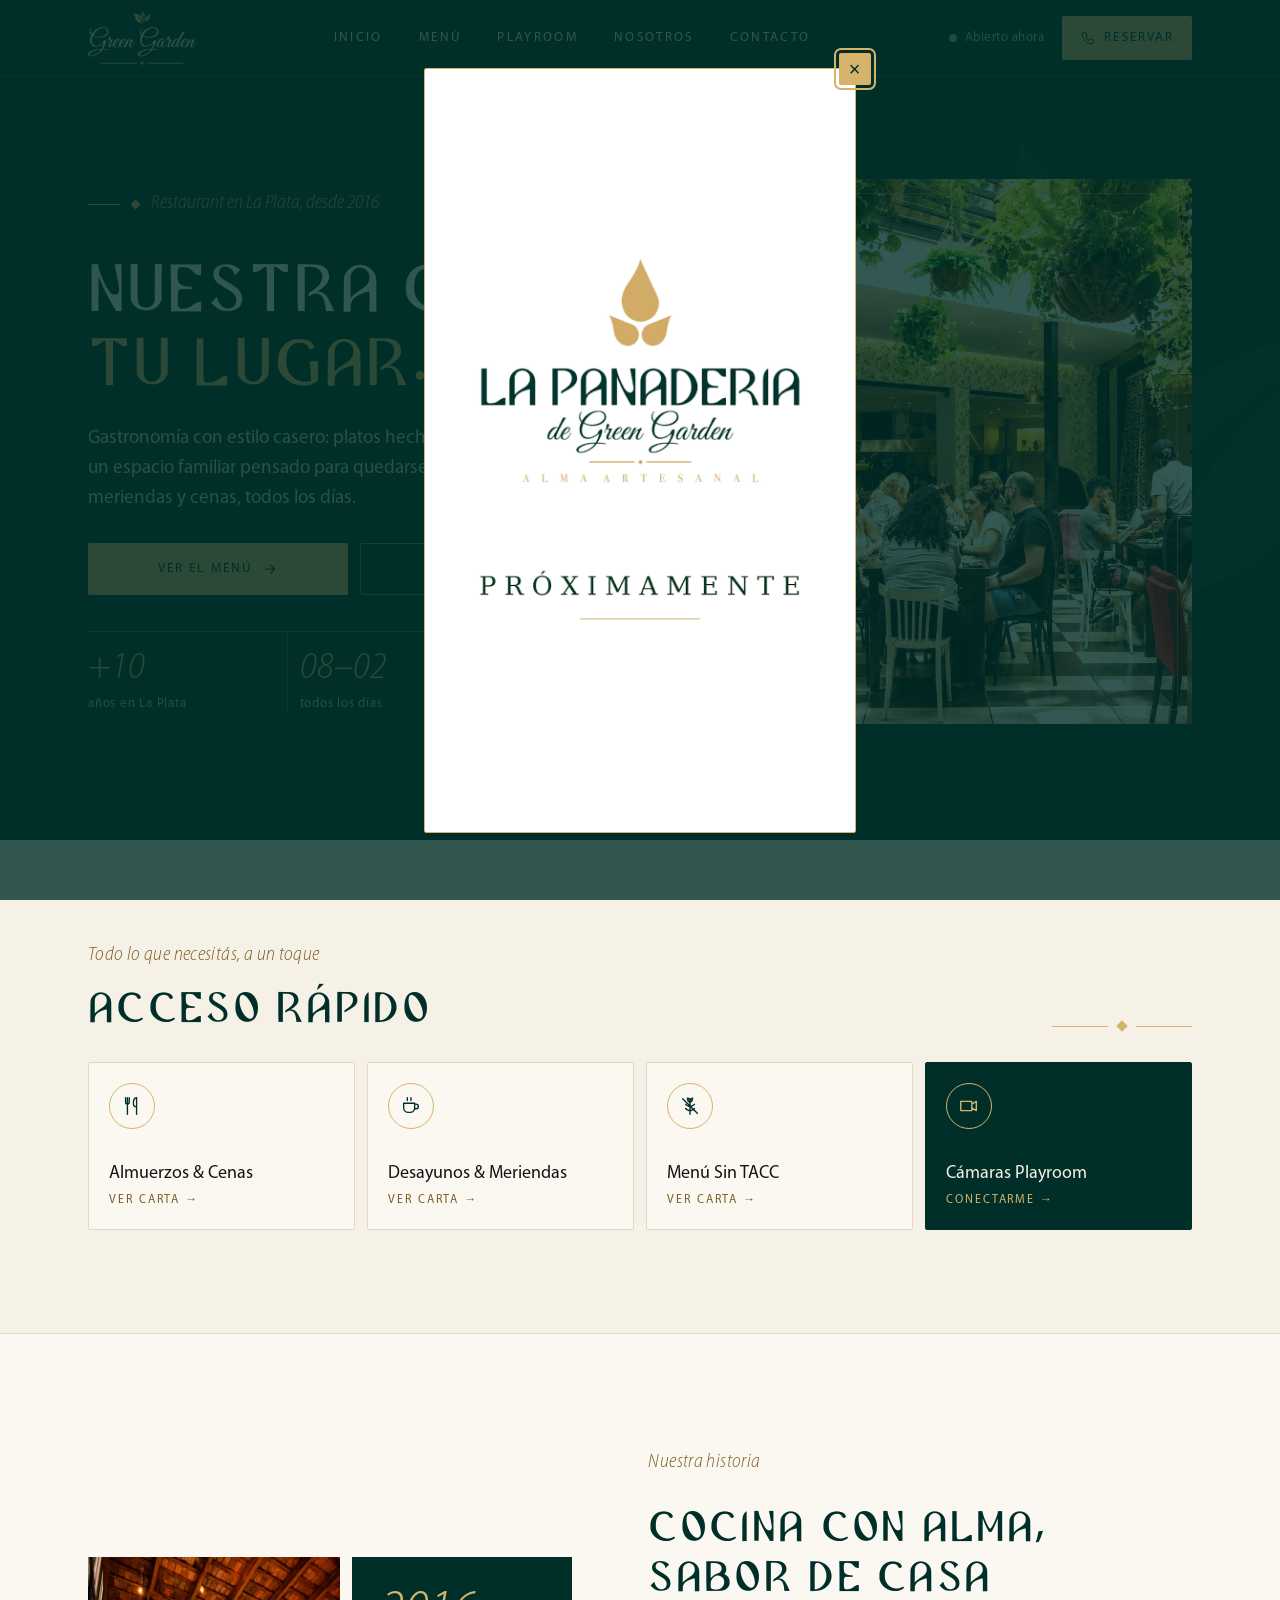
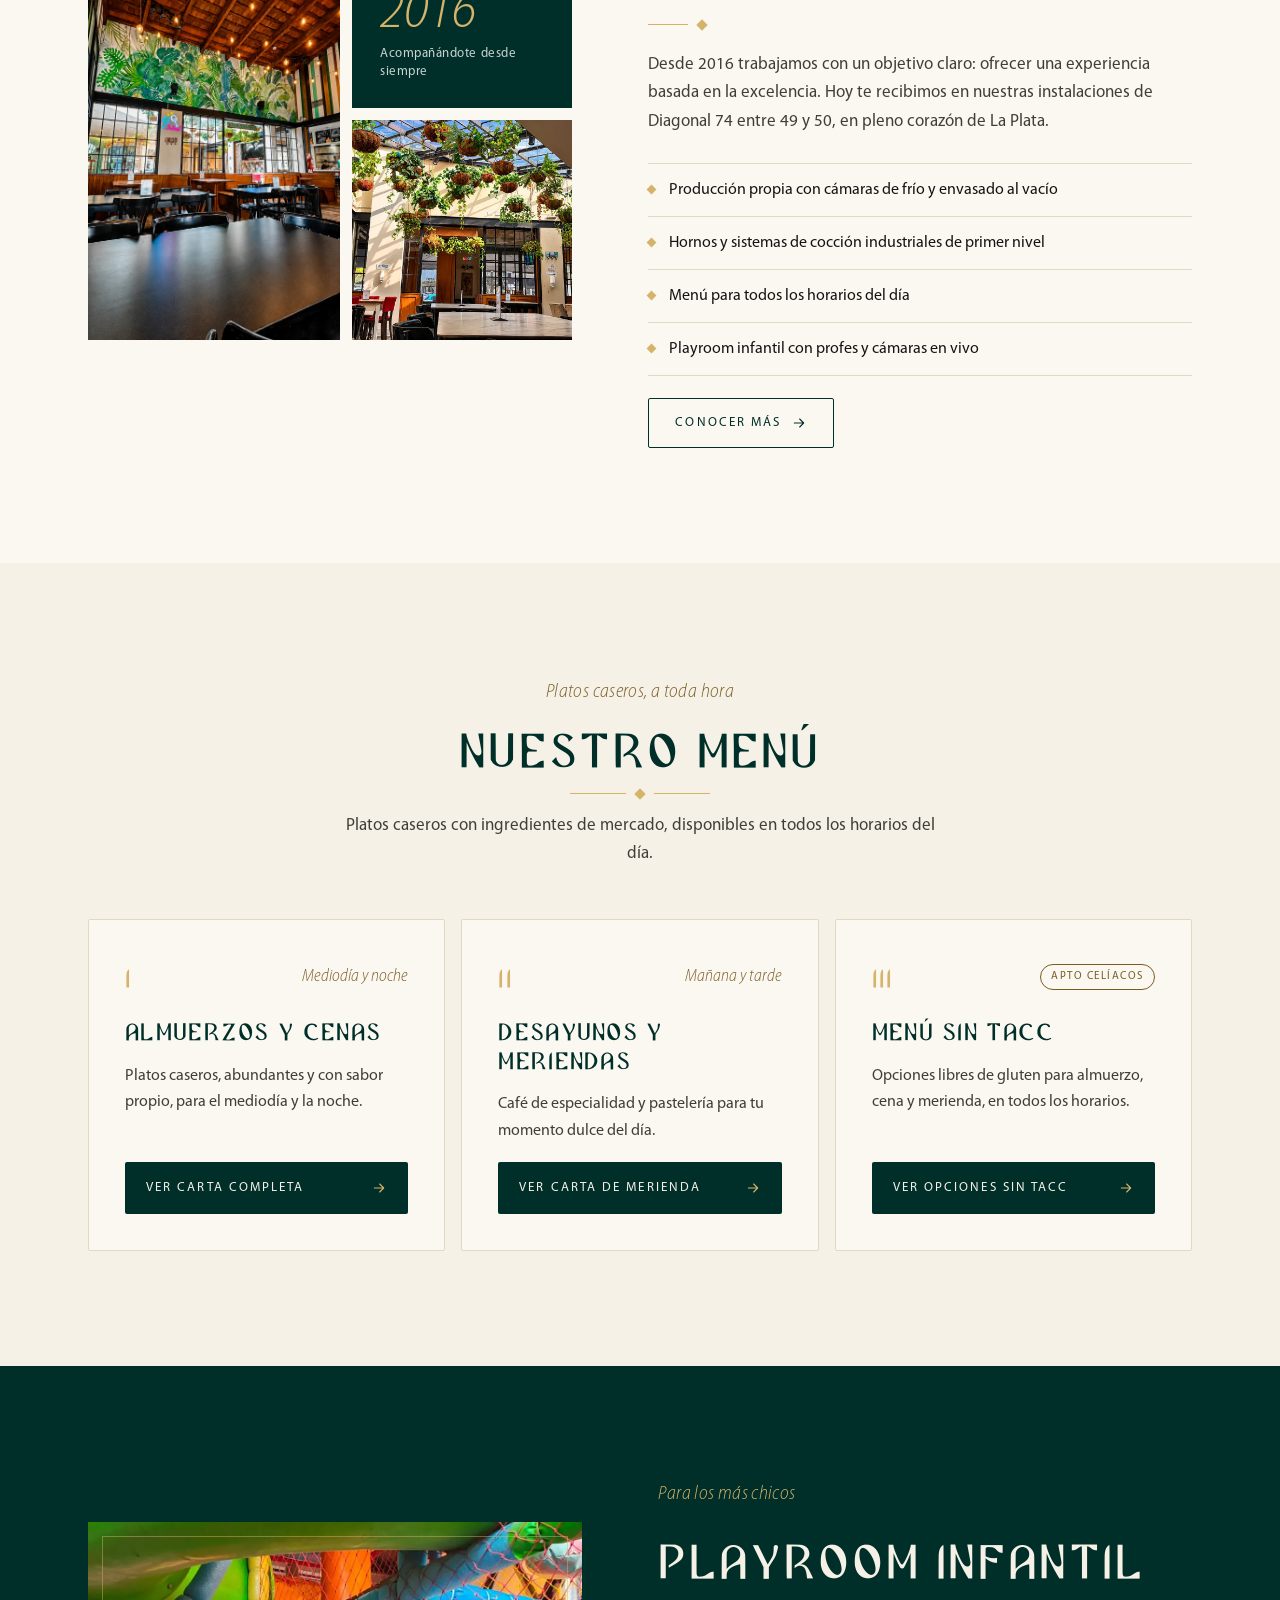
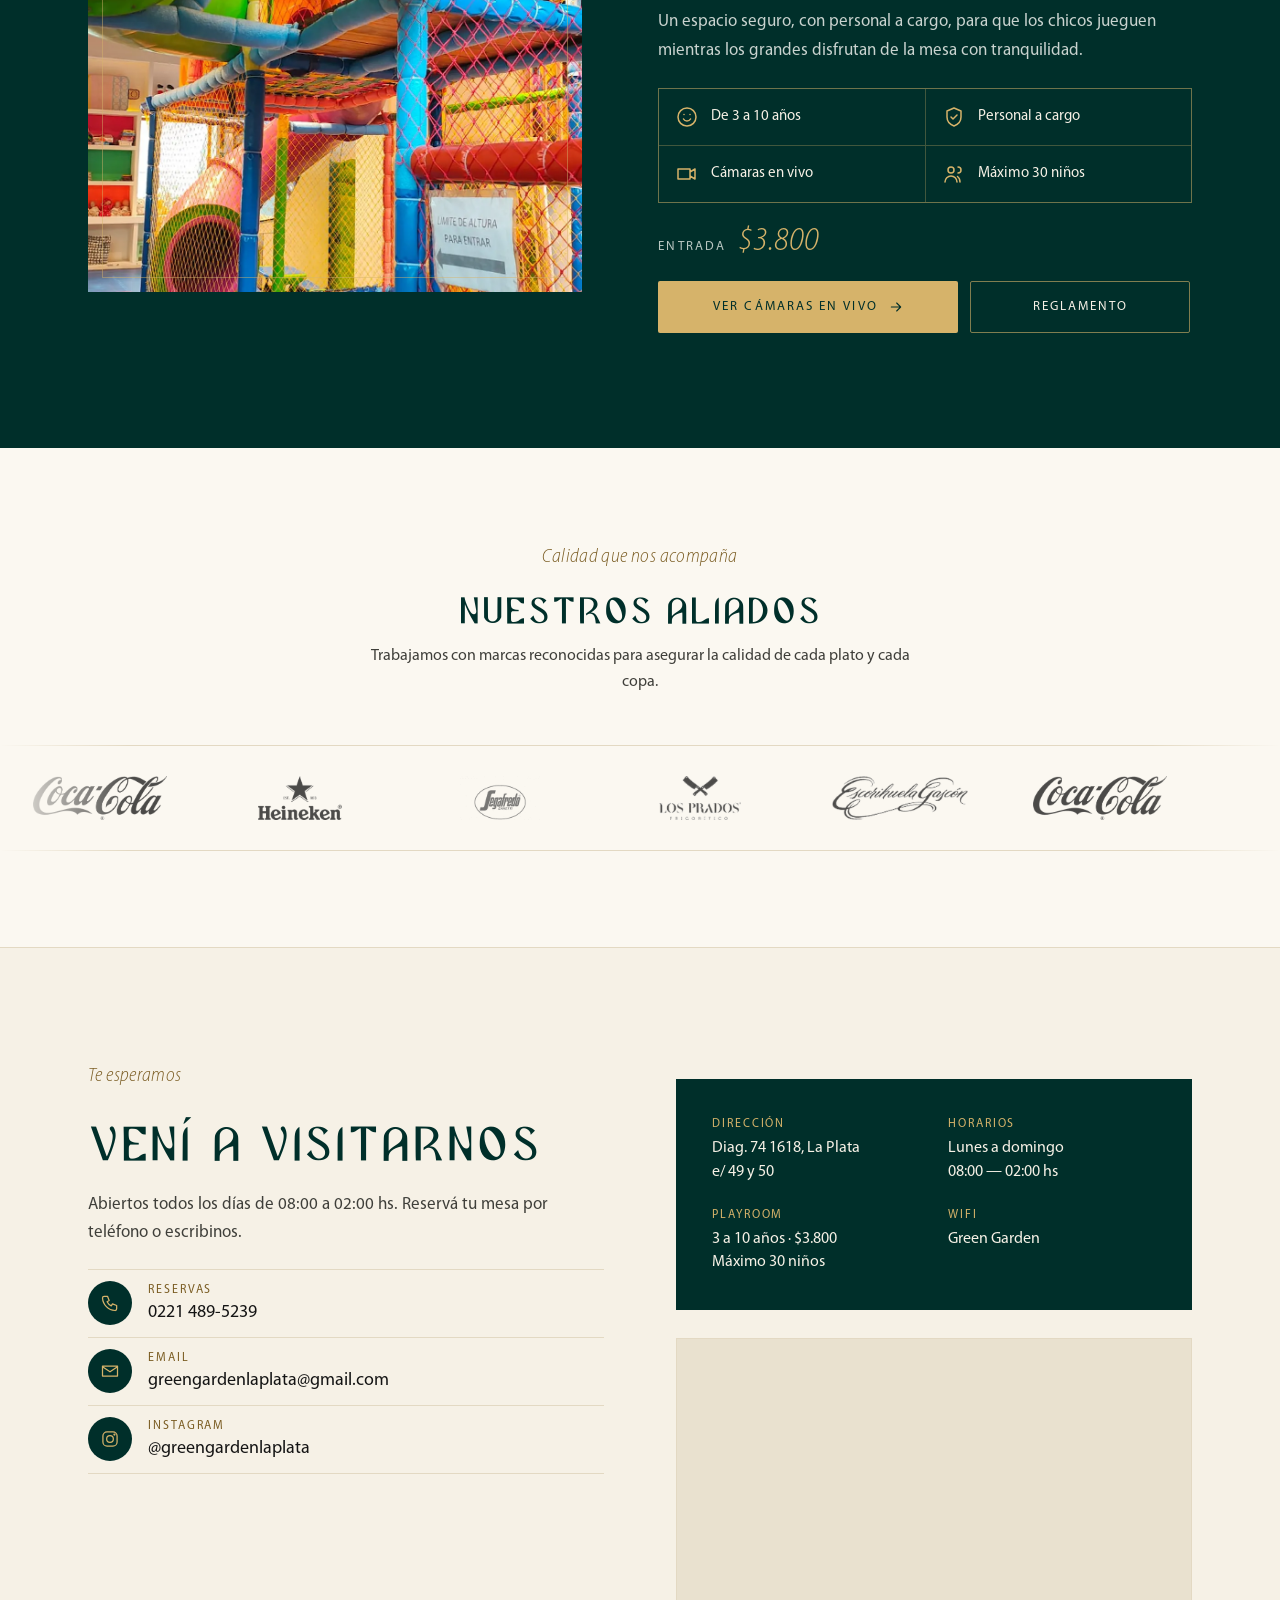
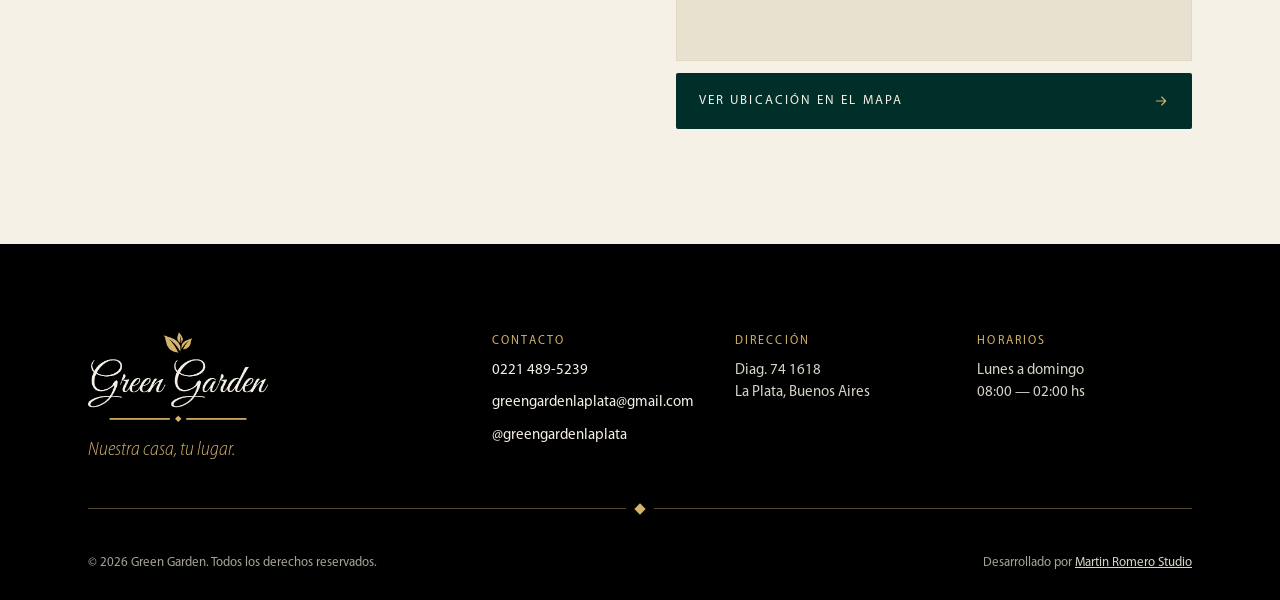
<file: web actual/index.html>
<!DOCTYPE html>
<html lang="es">
<head>
  <meta charset="UTF-8"><meta name="viewport" content="width=device-width,initial-scale=1.0">
  <title>Green Garden — Nuestra casa, tu lugar.</title>
  <meta name="description" content="Green Garden - Restaurante en La Plata. Platos caseros, sabores frescos y un ambiente único para compartir.">
  <meta name="theme-color" content="#002f2a">
  <link rel="icon" href="favicon.ico" sizes="any">
  <link rel="icon" href="img/favicon-32.png" type="image/png" sizes="32x32">
  <link rel="icon" href="img/favicon-192.png" type="image/png" sizes="192x192">
  <link rel="apple-touch-icon" href="img/apple-touch-icon.png">
  <link rel="preload" as="font" type="font/woff2" href="fonts/GreenFont-Regular.woff2" crossorigin>
  <link rel="preload" as="font" type="font/woff2" href="fonts/MyriadPro-Regular.woff2" crossorigin>
  <link rel="preload" as="image" href="img/hero.webp" fetchpriority="high">
  <meta property="og:title" content="Green Garden — Nuestra casa, tu lugar.">
  <meta property="og:description" content="Platos caseros, sabores frescos y un ambiente único en La Plata.">
  <meta property="og:type" content="website">
  <meta property="og:url" content="https://www.greengarden.com.ar/">
  <meta property="og:image" content="https://www.greengarden.com.ar/img/og-image.jpg">
  <meta property="og:image:width" content="1200">
  <meta property="og:image:height" content="630">
  <meta property="og:image:alt" content="Green Garden — Nuestra casa, tu lugar.">
  <meta property="og:locale" content="es_AR">
  <meta property="og:site_name" content="Green Garden">
  <meta name="twitter:card" content="summary_large_image">
  <meta name="twitter:title" content="Green Garden — Nuestra casa, tu lugar.">
  <meta name="twitter:description" content="Platos caseros, sabores frescos y un ambiente único en La Plata.">
  <meta name="twitter:image" content="https://www.greengarden.com.ar/img/og-image.jpg">
  <link rel="canonical" href="https://www.greengarden.com.ar/">
  <link rel="stylesheet" href="base.css">
  <link rel="stylesheet" href="home.css">

  <!-- Google tag (gtag.js) -->
    <!-- Google tag (gtag.js) -->
  <script async src="https://www.googletagmanager.com/gtag/js?id=G-9T928H6DX1"></script>
  <script>
    window.dataLayer = window.dataLayer || [];
    function gtag(){dataLayer.push(arguments);}
    gtag('js', new Date());
    gtag('config', 'G-9T928H6DX1');
  </script>

  <!-- Datos estructurados para Google (Schema.org) -->
  <!-- Datos estructurados para Google (Schema.org) -->
  <script type="application/ld+json">
  {
    "@context": "https://schema.org",
    "@type": "Restaurant",
    "@id": "https://www.greengarden.com.ar/#restaurant",
    "name": "Green Garden",
    "description": "Restaurante en La Plata con platos caseros, opciones sin TACC y playroom infantil. Abierto todos los días de 08:00 a 02:00 hs.",
    "url": "https://www.greengarden.com.ar/",
    "image": "https://www.greengarden.com.ar/img/hero.webp",
    "logo": "https://www.greengarden.com.ar/img/logo-dark.png",
    "telephone": "+542214895239",
    "email": "greengardenlaplata@gmail.com",
    "priceRange": "$$",
    "servesCuisine": ["Argentina", "Casera", "Cafetería"],
    "acceptsReservations": "True",
    "menu": "https://www.greengarden.com.ar/menu.html",
    "hasMenu": "https://www.greengarden.com.ar/menu.html",
    "address": {
      "@type": "PostalAddress",
      "streetAddress": "Diag. 74 1618",
      "addressLocality": "La Plata",
      "addressRegion": "Buenos Aires",
      "postalCode": "1900",
      "addressCountry": "AR"
    },
    "openingHoursSpecification": [{
      "@type": "OpeningHoursSpecification",
      "dayOfWeek": ["Monday","Tuesday","Wednesday","Thursday","Friday","Saturday","Sunday"],
      "opens": "08:00",
      "closes": "02:00"
    }],
    "sameAs": ["https://instagram.com/greengardenlaplata"]
  }
  </script>
</head>
<body>
<a class="skip-link" href="#inicio">Saltar al contenido</a>

<!-- HEADER -->
<header class="site-header">
  <div class="container header-bar">
    <a class="header-logo" href="index.html" aria-label="Green Garden, ir al inicio"><img src="img/logo-light.png" alt="Green Garden" width="108" height="54"></a>
    <nav class="nav-desktop" aria-label="Principal">
      <a href="index.html">Inicio</a>
      <a href="menu.html">Menú</a>
      <a href="playroom.html">Playroom</a>
      <a href="nosotros.html">Nosotros</a>
      <a href="#visitanos">Contacto</a>
    </nav>
    <div class="header-actions">
      <div class="status" data-status><span class="status-dot"></span><span class="status-text">Abierto ahora</span></div>
      <a class="header-cta" href="tel:02214895239"><svg width="16" height="16" viewBox="0 0 24 24" fill="none" stroke="currentColor" stroke-width="1.5" stroke-linecap="round" stroke-linejoin="round" aria-hidden="true"><path d="M5 4h4l2 5-2.5 1.5a11 11 0 0 0 5 5L15 13l5 2v4a2 2 0 0 1-2 2A16 16 0 0 1 3 6a2 2 0 0 1 2-2z"/></svg>Reservar</a>
      <button class="menu-toggle" type="button" id="menuToggle" aria-expanded="false" aria-controls="navMobile" aria-label="Abrir menú">
        <svg class="ico-open" width="22" height="22" viewBox="0 0 24 24" fill="none" stroke="currentColor" stroke-width="1.5" stroke-linecap="round" aria-hidden="true"><path d="M4 7h16M4 12h16M4 17h10"/></svg>
        <svg class="ico-close" width="22" height="22" viewBox="0 0 24 24" fill="none" stroke="currentColor" stroke-width="1.5" stroke-linecap="round" aria-hidden="true"><path d="M6 6l12 12M18 6L6 18"/></svg>
      </button>
    </div>
  </div>
  <nav class="nav-mobile" id="navMobile" aria-label="Menú móvil">
    <a href="index.html">Inicio <span aria-hidden="true">→</span></a>
    <a href="menu.html">Menú <span aria-hidden="true">→</span></a>
    <a href="playroom.html">Playroom <span aria-hidden="true">→</span></a>
    <a href="nosotros.html">Nosotros <span aria-hidden="true">→</span></a>
    <a href="#visitanos">Contacto <span aria-hidden="true">→</span></a>
    <div class="status" data-status><span class="status-dot"></span><span class="status-text">Abierto ahora</span><span>· Todos los días 08:00 — 02:00</span></div>
  </nav>
</header>

<main>
<!-- HERO -->
<section id="inicio" class="hero">
  <img class="hero-watermark" src="img/iso-gold.png" alt="" aria-hidden="true">
  <div class="container hero-inner">
    <div class="hero-copy">
      <div class="hero-tag"><i></i><span>Restaurant en La Plata, desde 2016</span></div>
      <h1>Nuestra casa,<br><em>tu lugar.</em></h1>
      <p class="hero-text">Gastronomía con estilo casero: platos hechos con buenos ingredientes, en un espacio familiar pensado para quedarse. Desayunos, almuerzos, meriendas y cenas, todos los días.</p>
      <div class="hero-actions">
        <a class="btn btn--gold" href="menu.html">Ver el menú <svg width="16" height="16" viewBox="0 0 24 24" fill="none" stroke="currentColor" stroke-width="1.6" stroke-linecap="round" stroke-linejoin="round" aria-hidden="true"><path d="M5 12h14M13 6l6 6-6 6"/></svg></a>
        <a class="btn btn--ghost" href="playroom.html">Playroom</a>
      </div>
      <div class="stats">
        <div class="stat"><strong>+10</strong><span>años en La Plata</span></div>
        <div class="stat"><strong>08–02</strong><span>todos los días</span></div>
        <div class="stat"><strong>3–10</strong><span>años, Playroom</span></div>
      </div>
    </div>
    <div class="hero-photo">
      <div class="framed"><img src="img/hero.webp" alt="Salón principal de Green Garden" width="1080" height="864" fetchpriority="high"></div>
    </div>
  </div>
</section>

<!-- ACCESO RÁPIDO -->
<section class="quick" aria-labelledby="acceso-titulo">
  <div class="container quick-inner">
    <div class="section-head">
      <div>
        <span class="eyebrow">Todo lo que necesitás, a un toque</span>
        <h2 id="acceso-titulo" class="h-display h-section">Acceso rápido</h2>
      </div>
      <div class="divider" aria-hidden="true"><i></i></div>
    </div>
    <div class="quick-grid">
      <a class="quick-card" href="menu.html#almuerzo">
        <span class="icon"><svg width="22" height="22" viewBox="0 0 24 24" fill="none" stroke="currentColor" stroke-width="1.5" stroke-linecap="round" stroke-linejoin="round" aria-hidden="true"><path d="M7 3v18M5 3v5a2 2 0 0 0 4 0V3M17 21V3c-2 0-3.5 2.5-3.5 6s1.5 4 3.5 4"/></svg></span>
        <span><b>Almuerzos &amp; Cenas</b><small>Ver carta →</small></span>
      </a>
      <a class="quick-card" href="menu.html#merienda">
        <span class="icon"><svg width="22" height="22" viewBox="0 0 24 24" fill="none" stroke="currentColor" stroke-width="1.5" stroke-linecap="round" stroke-linejoin="round" aria-hidden="true"><path d="M4 9h12v5a5 5 0 0 1-5 5H9a5 5 0 0 1-5-5V9zM16 10h1.5a2.5 2.5 0 0 1 0 5H16M8 3v3M12 3v3"/></svg></span>
        <span><b>Desayunos &amp; Meriendas</b><small>Ver carta →</small></span>
      </a>
      <a class="quick-card" href="menu.html#sintacc">
        <span class="icon"><svg width="22" height="22" viewBox="0 0 24 24" fill="none" stroke="currentColor" stroke-width="1.5" stroke-linecap="round" stroke-linejoin="round" aria-hidden="true"><path d="M12 21V8M12 8c-1.8-.8-2.8-2.6-2.8-4.5 1.8 0 2.8 1.2 2.8 2.7 0-1.5 1-2.7 2.8-2.7 0 1.9-1 3.7-2.8 4.5zM12 13c-1.8-1.2-3.6-1.2-4.8-2.8M12 13c1.8-1.2 3.6-1.2 4.8-2.8M12 17.5c-1.8-1.2-3.6-1.2-4.8-2.8M12 17.5c1.8-1.2 3.6-1.2 4.8-2.8M4 4l16 16"/></svg></span>
        <span><b>Menú Sin TACC</b><small>Ver carta →</small></span>
      </a>
      <a class="quick-card quick-card--dark" href="playroom.html#camaras">
        <span class="icon"><svg width="22" height="22" viewBox="0 0 24 24" fill="none" stroke="currentColor" stroke-width="1.5" stroke-linecap="round" stroke-linejoin="round" aria-hidden="true"><path d="M15 10l5-3v10l-5-3M3 7h12v10H3z"/></svg></span>
        <span><b>Cámaras Playroom</b><small>Conectarme →</small></span>
      </a>
    </div>
  </div>
</section>

<!-- NUESTRA HISTORIA -->
<section id="nosotros" class="story" aria-labelledby="historia-titulo">
  <div class="container story-inner">
    <div class="story-photos">
      <img class="story-photo-1" src="img/nosotros1.webp" alt="Salón de Green Garden" loading="lazy">
      <div class="story-col">
        <div class="year-card"><strong>2016</strong><span>Acompañándote desde siempre</span></div>
        <img class="story-photo-2" src="img/nosotros2.webp" alt="El equipo de Green Garden" loading="lazy">
      </div>
    </div>
    <div class="story-copy">
      <span class="eyebrow">Nuestra historia</span>
      <h2 id="historia-titulo" class="h-display h-section">Cocina con alma, sabor de casa</h2>
      <div class="divider divider--short" aria-hidden="true"><i></i></div>
      <p>Desde 2016 trabajamos con un objetivo claro: ofrecer una experiencia basada en la excelencia. Hoy te recibimos en nuestras instalaciones de Diagonal 74 entre 49 y 50, en pleno corazón de La Plata.</p>
      <ul class="diamond-list">
        <li>Producción propia con cámaras de frío y envasado al vacío</li>
        <li>Hornos y sistemas de cocción industriales de primer nivel</li>
        <li>Menú para todos los horarios del día</li>
        <li>Playroom infantil con profes y cámaras en vivo</li>
      </ul>
      <a class="btn btn--outline" href="nosotros.html">Conocer más <svg width="16" height="16" viewBox="0 0 24 24" fill="none" stroke="currentColor" stroke-width="1.6" stroke-linecap="round" stroke-linejoin="round" aria-hidden="true"><path d="M5 12h14M13 6l6 6-6 6"/></svg></a>
    </div>
  </div>
</section>

<!-- NUESTRO MENÚ -->
<section id="menu" class="menu" aria-labelledby="menu-titulo">
  <div class="container menu-inner">
    <div class="menu-head">
      <span class="eyebrow">Platos caseros, a toda hora</span>
      <h2 id="menu-titulo" class="h-display h-section--lg">Nuestro menú</h2>
      <div class="divider" aria-hidden="true"><i></i></div>
      <p>Platos caseros con ingredientes de mercado, disponibles en todos los horarios del día.</p>
    </div>
    <div class="menu-grid">
      <article class="menu-card">
        <div class="menu-card-top"><span class="menu-card-num">I</span><span class="menu-card-time">Mediodía y noche</span></div>
        <h3>Almuerzos y cenas</h3>
        <p>Platos caseros, abundantes y con sabor propio, para el mediodía y la noche.</p>
        <a class="btn btn--green" href="menu.html#almuerzo">Ver carta completa <svg width="16" height="16" viewBox="0 0 24 24" fill="none" stroke="currentColor" stroke-width="1.6" stroke-linecap="round" stroke-linejoin="round" aria-hidden="true"><path d="M5 12h14M13 6l6 6-6 6"/></svg></a>
      </article>
      <article class="menu-card">
        <div class="menu-card-top"><span class="menu-card-num">II</span><span class="menu-card-time">Mañana y tarde</span></div>
        <h3>Desayunos y meriendas</h3>
        <p>Café de especialidad y pastelería para tu momento dulce del día.</p>
        <a class="btn btn--green" href="menu.html#merienda">Ver carta de merienda <svg width="16" height="16" viewBox="0 0 24 24" fill="none" stroke="currentColor" stroke-width="1.6" stroke-linecap="round" stroke-linejoin="round" aria-hidden="true"><path d="M5 12h14M13 6l6 6-6 6"/></svg></a>
      </article>
      <article class="menu-card">
        <div class="menu-card-top"><span class="menu-card-num">III</span><span class="pill">Apto celíacos</span></div>
        <h3>Menú Sin TACC</h3>
        <p>Opciones libres de gluten para almuerzo, cena y merienda, en todos los horarios.</p>
        <a class="btn btn--green" href="menu.html#sintacc">Ver opciones Sin TACC <svg width="16" height="16" viewBox="0 0 24 24" fill="none" stroke="currentColor" stroke-width="1.6" stroke-linecap="round" stroke-linejoin="round" aria-hidden="true"><path d="M5 12h14M13 6l6 6-6 6"/></svg></a>
      </article>
    </div>
  </div>
</section>

<!-- PLAYROOM -->
<section id="playroom" class="playroom on-dark" aria-labelledby="playroom-titulo">
  <div class="container playroom-inner">
    <div class="playroom-photo">
      <div class="framed"><img src="img/playroom1.webp" alt="Playroom infantil de Green Garden" loading="lazy" width="1080" height="1920"></div>
    </div>
    <div class="playroom-copy">
      <span class="eyebrow">Para los más chicos</span>
      <h2 id="playroom-titulo" class="h-display h-section--lg">Playroom infantil</h2>
      <p>Un espacio seguro, con personal a cargo, para que los chicos jueguen mientras los grandes disfrutan de la mesa con tranquilidad.</p>
      <ul class="features">
        <li><svg width="24" height="24" viewBox="0 0 24 24" fill="none" stroke="#d6b36a" stroke-width="1.5" stroke-linecap="round" stroke-linejoin="round" aria-hidden="true"><circle cx="12" cy="12" r="9"/><path d="M8.5 14a4 4 0 0 0 7 0M9 9.5h.01M15 9.5h.01"/></svg>De 3 a 10 años</li>
        <li><svg width="24" height="24" viewBox="0 0 24 24" fill="none" stroke="#d6b36a" stroke-width="1.5" stroke-linecap="round" stroke-linejoin="round" aria-hidden="true"><path d="M12 3l7 3v6c0 4.5-3 7.5-7 9-4-1.5-7-4.5-7-9V6z"/><path d="M9 12l2 2 4-4"/></svg>Personal a cargo</li>
        <li><svg width="24" height="24" viewBox="0 0 24 24" fill="none" stroke="#d6b36a" stroke-width="1.5" stroke-linecap="round" stroke-linejoin="round" aria-hidden="true"><path d="M15 10l5-3v10l-5-3M3 7h12v10H3z"/></svg>Cámaras en vivo</li>
        <li><svg width="24" height="24" viewBox="0 0 24 24" fill="none" stroke="#d6b36a" stroke-width="1.5" stroke-linecap="round" stroke-linejoin="round" aria-hidden="true"><circle cx="9" cy="8" r="3"/><path d="M3 20c0-3.3 2.7-6 6-6s6 2.7 6 6M16 11a3 3 0 1 0 0-6M18 20c0-2.4-1-4.4-2.5-5.5"/></svg>Máximo 30 niños</li>
      </ul>
      <p class="price"><span>Entrada</span><strong>$3.800</strong></p>
      <div class="playroom-actions">
        <a class="btn btn--gold" href="playroom.html#camaras">Ver cámaras en vivo <svg width="16" height="16" viewBox="0 0 24 24" fill="none" stroke="currentColor" stroke-width="1.6" stroke-linecap="round" stroke-linejoin="round" aria-hidden="true"><path d="M5 12h14M13 6l6 6-6 6"/></svg></a>
        <a class="btn btn--ghost" href="playroom.html#reglamento">Reglamento</a>
      </div>
    </div>
  </div>
</section>

<!-- NUESTROS ALIADOS -->
<section id="aliados" class="allies" aria-labelledby="aliados-titulo">
  <div class="container allies-head">
    <span class="eyebrow">Calidad que nos acompaña</span>
    <h2 id="aliados-titulo" class="h-display">Nuestros aliados</h2>
    <p>Trabajamos con marcas reconocidas para asegurar la calidad de cada plato y cada copa.</p>
  </div>
  <div class="marquee">
    <ul class="marquee-track" aria-label="Marcas aliadas">
        <li><img src="img/aliados/cocacola.png" alt="Coca-Cola" loading="lazy"></li>
        <li><img src="img/aliados/heineken.png" alt="Heineken" loading="lazy"></li>
        <li><img src="img/aliados/segafredo.png" alt="Segafredo" loading="lazy"></li>
        <li><img src="img/aliados/losprados.png" alt="Los Prados" loading="lazy"></li>
        <li><img src="img/aliados/escorihuelagascon.png" alt="Escorihuela Gascón" loading="lazy"></li>
        <li aria-hidden="true"><img src="img/aliados/cocacola.png" alt="" loading="lazy"></li>
        <li aria-hidden="true"><img src="img/aliados/heineken.png" alt="" loading="lazy"></li>
        <li aria-hidden="true"><img src="img/aliados/segafredo.png" alt="" loading="lazy"></li>
        <li aria-hidden="true"><img src="img/aliados/losprados.png" alt="" loading="lazy"></li>
        <li aria-hidden="true"><img src="img/aliados/escorihuelagascon.png" alt="" loading="lazy"></li>
        <li aria-hidden="true"><img src="img/aliados/cocacola.png" alt="" loading="lazy"></li>
        <li aria-hidden="true"><img src="img/aliados/heineken.png" alt="" loading="lazy"></li>
        <li aria-hidden="true"><img src="img/aliados/segafredo.png" alt="" loading="lazy"></li>
        <li aria-hidden="true"><img src="img/aliados/losprados.png" alt="" loading="lazy"></li>
        <li aria-hidden="true"><img src="img/aliados/escorihuelagascon.png" alt="" loading="lazy"></li>
        <li aria-hidden="true"><img src="img/aliados/cocacola.png" alt="" loading="lazy"></li>
        <li aria-hidden="true"><img src="img/aliados/heineken.png" alt="" loading="lazy"></li>
        <li aria-hidden="true"><img src="img/aliados/segafredo.png" alt="" loading="lazy"></li>
        <li aria-hidden="true"><img src="img/aliados/losprados.png" alt="" loading="lazy"></li>
        <li aria-hidden="true"><img src="img/aliados/escorihuelagascon.png" alt="" loading="lazy"></li>
    </ul>
  </div>
</section>

<!-- VENÍ A VISITARNOS -->
<section id="visitanos" class="visit" aria-labelledby="visita-titulo">
  <div class="container visit-inner">
    <div class="visit-copy">
      <span class="eyebrow">Te esperamos</span>
      <h2 id="visita-titulo" class="h-display h-section--lg">Vení a visitarnos</h2>
      <p>Abiertos todos los días de 08:00 a 02:00 hs. Reservá tu mesa por teléfono o escribinos.</p>
      <div class="contact-list">
        <a href="tel:+542214895239"><span class="icon"><svg width="20" height="20" viewBox="0 0 24 24" fill="none" stroke="currentColor" stroke-width="1.5" stroke-linecap="round" stroke-linejoin="round" aria-hidden="true"><path d="M5 4h4l2 5-2.5 1.5a11 11 0 0 0 5 5L15 13l5 2v4a2 2 0 0 1-2 2A16 16 0 0 1 3 6a2 2 0 0 1 2-2z"/></svg></span><span><span class="contact-label">Reservas</span><span class="contact-value">0221 489-5239</span></span></a>
        <a href="mailto:greengardenlaplata@gmail.com"><span class="icon"><svg width="20" height="20" viewBox="0 0 24 24" fill="none" stroke="currentColor" stroke-width="1.5" stroke-linecap="round" stroke-linejoin="round" aria-hidden="true"><path d="M3 6h18v12H3zM3 7l9 6 9-6"/></svg></span><span><span class="contact-label">Email</span><span class="contact-value">greengardenlaplata@gmail.com</span></span></a>
        <a href="https://instagram.com/greengardenlaplata" target="_blank" rel="noopener"><span class="icon"><svg width="20" height="20" viewBox="0 0 24 24" fill="none" stroke="currentColor" stroke-width="1.5" stroke-linecap="round" stroke-linejoin="round" aria-hidden="true"><rect x="3.5" y="3.5" width="17" height="17" rx="5"/><circle cx="12" cy="12" r="4"/><circle cx="17.3" cy="6.7" r=".6"/></svg></span><span><span class="contact-label">Instagram</span><span class="contact-value">@greengardenlaplata</span></span></a>
      </div>
    </div>
    <div class="visit-side">
      <dl class="info-card">
        <div><dt>Dirección</dt><dd>Diag. 74 1618, La Plata<br>e/ 49 y 50</dd></div>
        <div><dt>Horarios</dt><dd>Lunes a domingo<br>08:00 — 02:00 hs</dd></div>
        <div><dt>Playroom</dt><dd>3 a 10 años · $3.800<br>Máximo 30 niños</dd></div>
        <div><dt>WiFi</dt><dd>Green Garden</dd></div>
      </dl>
      <div class="map" id="mapa">
        <iframe src="https://www.google.com/maps?q=Diag.+74+1618,+La+Plata,+Buenos+Aires&amp;output=embed" loading="lazy" allowfullscreen referrerpolicy="no-referrer-when-downgrade" title="Mapa de Green Garden"></iframe>
      </div>
      <a class="btn btn--green" href="nosotros.html#mapa">Ver ubicación en el mapa <svg width="16" height="16" viewBox="0 0 24 24" fill="none" stroke="currentColor" stroke-width="1.6" stroke-linecap="round" stroke-linejoin="round" aria-hidden="true"><path d="M5 12h14M13 6l6 6-6 6"/></svg></a>
    </div>
  </div>
</section>
</main>

<!-- FOOTER -->
<footer class="site-footer">
  <div class="container footer-inner">
    <div class="footer-top">
      <div class="footer-brand">
        <img src="img/logo-light.png" alt="Green Garden" width="180" height="90" loading="lazy">
        <p>Nuestra casa, tu lugar.</p>
      </div>
      <div class="footer-cols">
        <div class="footer-col">
          <h3>Contacto</h3>
          <a href="tel:+542214895239">0221 489-5239</a>
          <a href="mailto:greengardenlaplata@gmail.com" style="overflow-wrap:anywhere">greengardenlaplata@gmail.com</a>
          <a href="https://instagram.com/greengardenlaplata" target="_blank" rel="noopener">@greengardenlaplata</a>
        </div>
        <div class="footer-col"><h3>Dirección</h3><span>Diag. 74 1618<br>La Plata, Buenos Aires</span></div>
        <div class="footer-col"><h3>Horarios</h3><span>Lunes a domingo<br>08:00 — 02:00 hs</span></div>
      </div>
    </div>
    <div class="footer-divider" aria-hidden="true"><i></i></div>
    <div class="footer-bottom">
      <span>© <span data-year>2026</span> Green Garden. Todos los derechos reservados.</span>
      <span>Desarrollado por <a href="https://www.martinromerostudio.com.ar" target="_blank" rel="noopener noreferrer">Martin Romero Studio</a></span>
    </div>
  </div>
</footer>

<!-- ══ POPUP EVENTOS PROGRAMADOS ══ -->
<div id="popup-evento" class="popup-overlay" aria-hidden="true">
  <div class="popup-contenido">
    <button class="popup-cerrar" aria-label="Cerrar popup">&times;</button>
    <img id="popup-imagen" src="" alt="Promoción especial" class="popup-imagen">
  </div>
</div>

<script>
window.addEventListener("load", () => {
  const popup = document.getElementById("popup-evento");
  const botonCerrar = document.querySelector(".popup-cerrar");
  const popupImg = document.getElementById("popup-imagen");
  const ahora = new Date();
  const dia = ahora.getDay();
  const hora = ahora.getHours();

  const intervalo = 30 * 60 * 1000;
  const ultimaVez = localStorage.getItem("popupLastClosed");
  const ahoraMs = Date.now();
  if (ultimaVez && (ahoraMs - ultimaVez) < intervalo) return;

  const promociones = [
     /*{
      nombre: "sugerencia",
      days: [0,1,2,3,4,5,6],
      start: 11, end: 1,
      startDate: "2026-01-01", endDate: null,
      image: "img/popupsugerencia.webp",
      priority: 9 
     },*/
    {
      nombre: "proximamente",
      days: [0,1,2,3,4,5,6],
      start: 3, end: 2,
      startDate: "2026-06-25", endDate: null,
      image: "img/proximamente.png",
      priority: 9
    },

    {
      nombre: "mama",
      days: [0,1,2,3,4,5,6],
      start: 11, end: 2,
      startDate: "2026-10-17", endDate: "2026-10-19",
      image: "img/felizdiamama.webp",
      priority: 10              // le gana a todos
    }
  ];

  function horarioValido(start, end, horaActual) {
    if (start < end) return horaActual >= start && horaActual < end;
    else return horaActual >= start || horaActual < end;
  }

  function fechaValida(startDate, endDate) {
    const hoy = new Date();
    const inicio = startDate ? new Date(startDate) : null;
    const fin = endDate ? new Date(endDate) : null;
    if (inicio && hoy < inicio) return false;
    if (fin && hoy > fin) return false;
    return true;
  }

  let promoActiva = null;
  promociones.forEach(promo => {
    if (promo.days.includes(dia) && horarioValido(promo.start, promo.end, hora) && fechaValida(promo.startDate, promo.endDate)) {
      if (!promoActiva || promo.priority > promoActiva.priority) promoActiva = promo;
    }
  });

  if (!promoActiva) return;

  popupImg.src = promoActiva.image;
  popup.classList.add("activo");
  popup.setAttribute("aria-hidden", "false");
  const focoPrevio = document.activeElement;
  botonCerrar.focus();

  function cerrarPopup() {
    popup.classList.remove("activo");
    popup.setAttribute("aria-hidden", "true");
    localStorage.setItem("popupLastClosed", Date.now());
    document.removeEventListener("keydown", onKey);
    if (focoPrevio && focoPrevio.focus) focoPrevio.focus();
  }

  function onKey(e) { if (e.key === "Escape") cerrarPopup(); }
  document.addEventListener("keydown", onKey);

  botonCerrar.addEventListener("click", cerrarPopup);
  popup.addEventListener("click", (e) => {
    if (e.target.id === "popup-evento") cerrarPopup();
  });
});
</script>
<script src="site.js" defer></script>
</body>
</html>
</file>
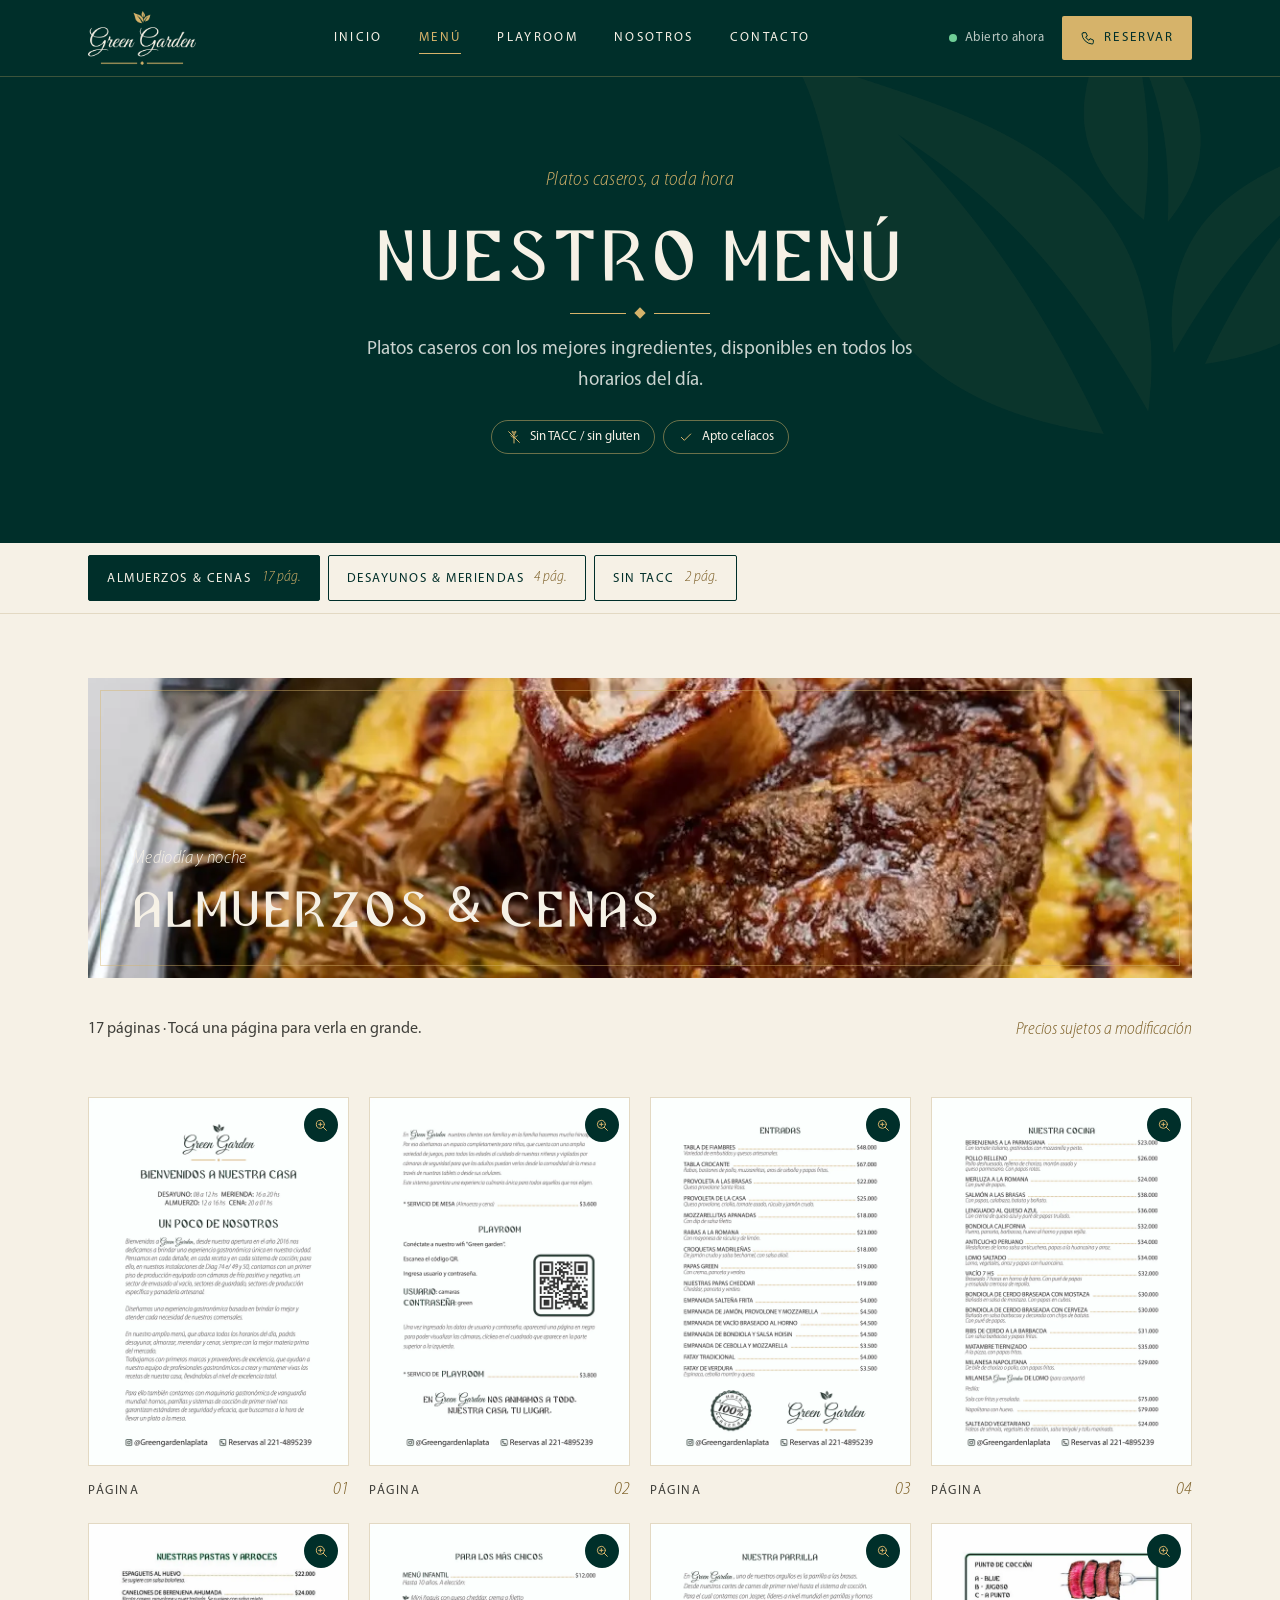
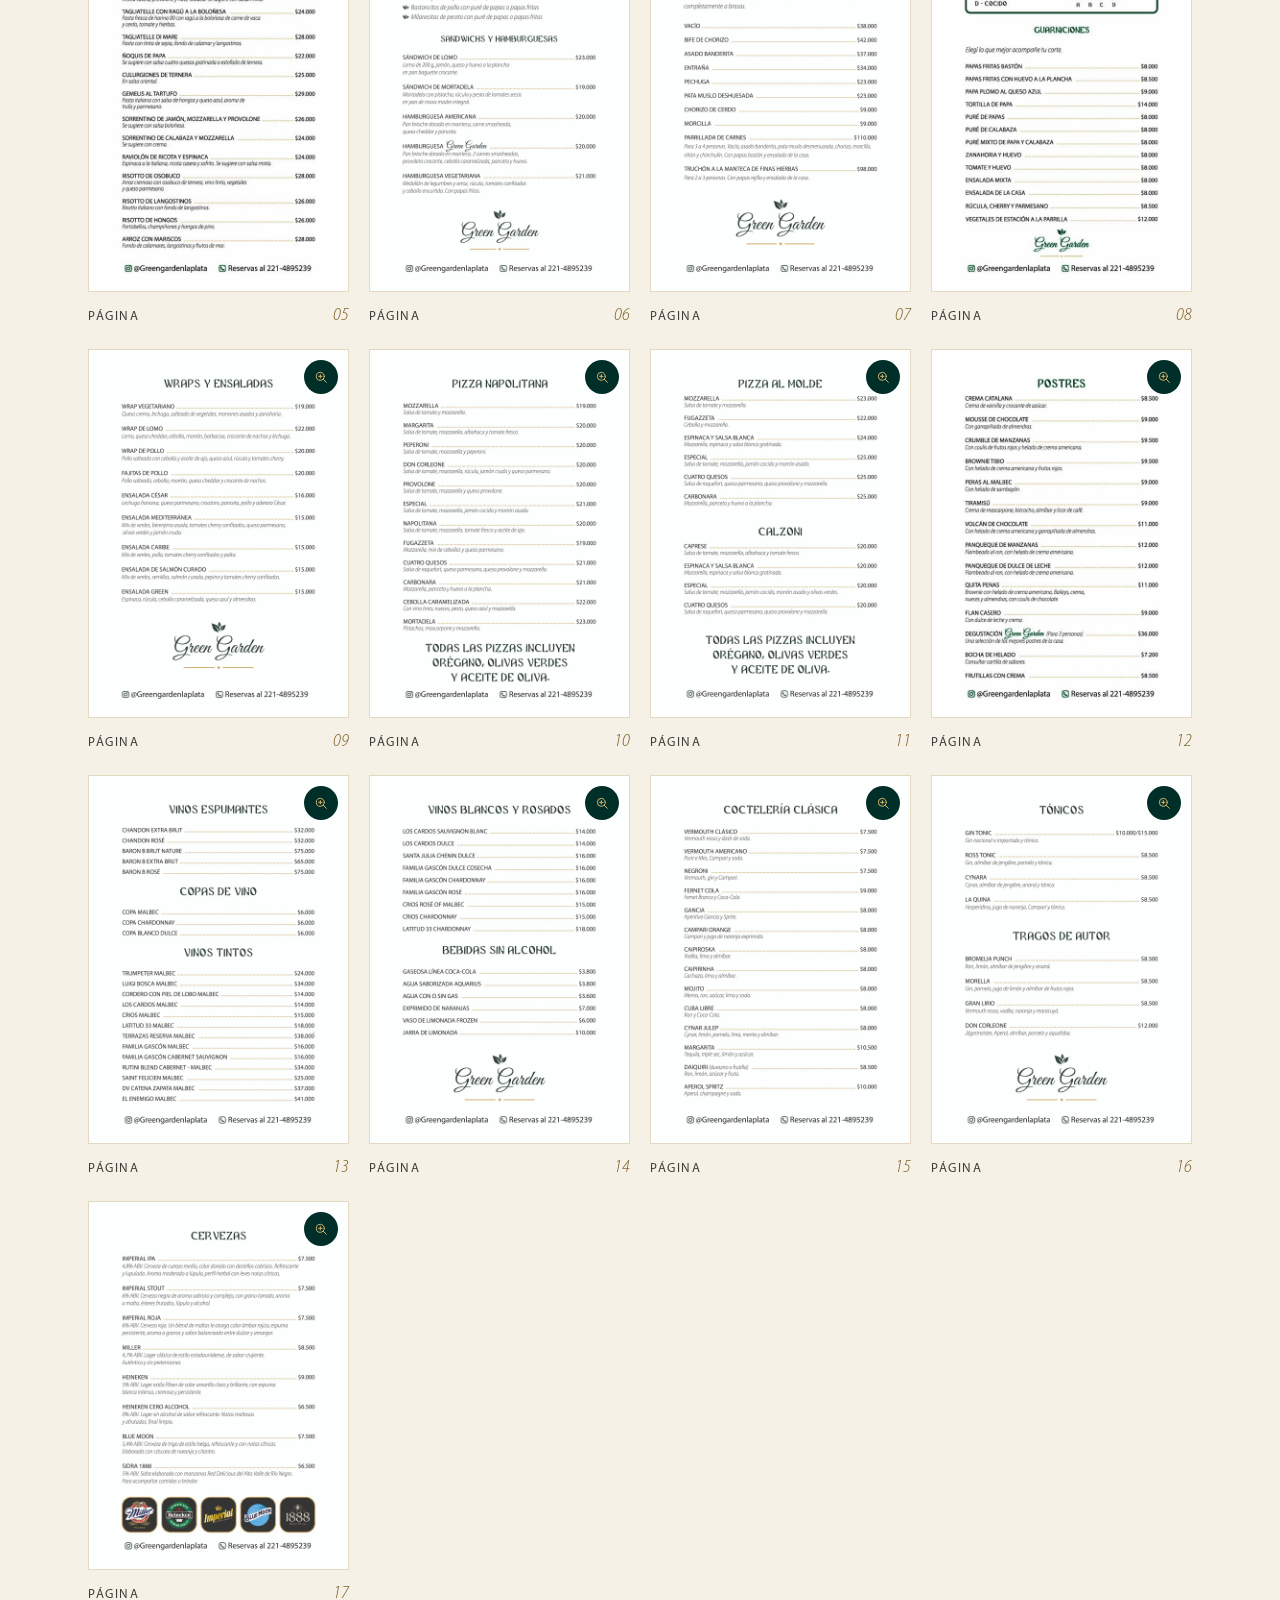
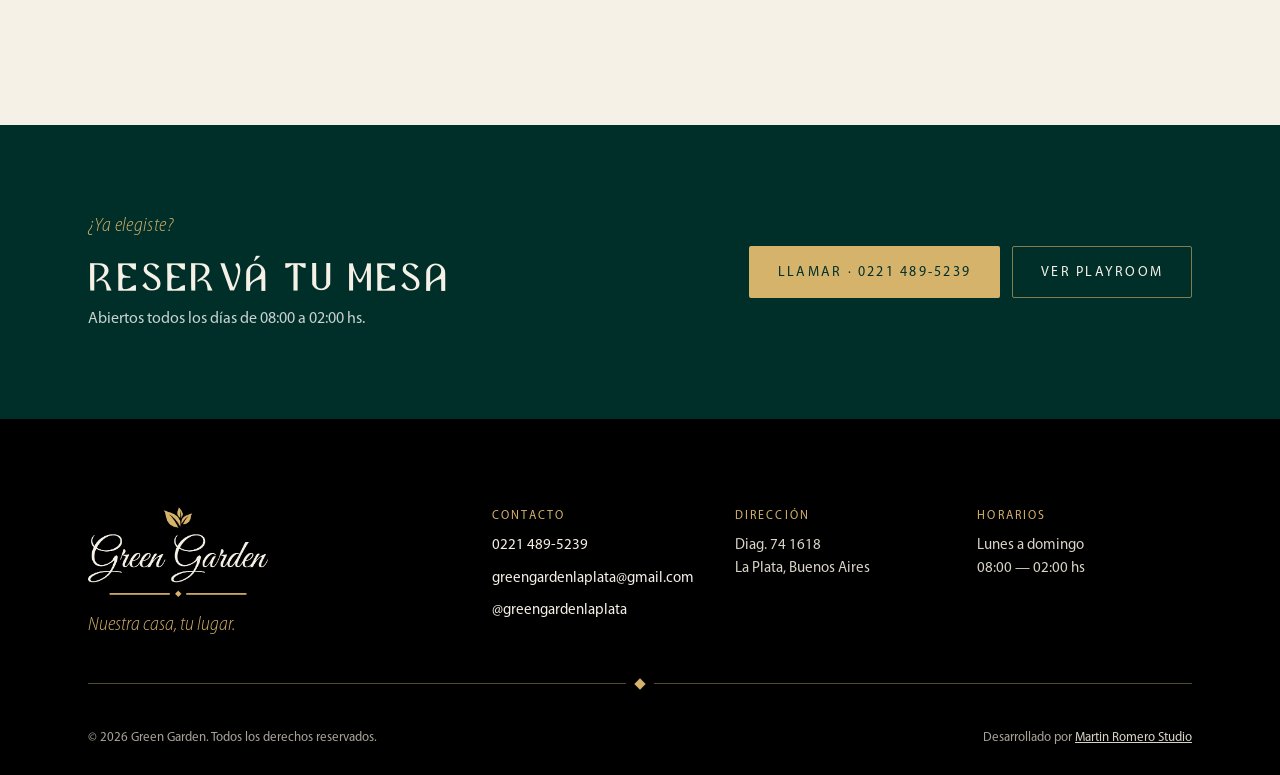
<file: web actual/menu.html>
<!DOCTYPE html>
<html lang="es">
<head>
  <meta charset="UTF-8"><meta name="viewport" content="width=device-width,initial-scale=1.0">
  <title>Green Garden — Menú</title>
  <meta name="description" content="Menú de Green Garden La Plata — Almuerzos, cenas, desayunos, meriendas y opciones sin TACC.">
  <meta name="theme-color" content="#002f2a">
  <link rel="icon" href="favicon.ico" sizes="any">
  <link rel="icon" href="img/favicon-32.png" type="image/png" sizes="32x32">
  <link rel="icon" href="img/favicon-192.png" type="image/png" sizes="192x192">
  <link rel="apple-touch-icon" href="img/apple-touch-icon.png">
  <link rel="canonical" href="https://www.greengarden.com.ar/menu.html">
  <link rel="preload" as="font" type="font/woff2" href="fonts/GreenFont-Regular.woff2" crossorigin>
  <link rel="preload" as="font" type="font/woff2" href="fonts/MyriadPro-Regular.woff2" crossorigin>
  <meta property="og:type" content="website">
  <meta property="og:title" content="Green Garden — Menú">
  <meta property="og:description" content="Almuerzos, cenas, desayunos, meriendas y opciones sin TACC en La Plata.">
  <meta property="og:url" content="https://www.greengarden.com.ar/menu.html">
  <meta property="og:image" content="https://www.greengarden.com.ar/img/og-menu.jpg">
  <meta property="og:image:width" content="1200">
  <meta property="og:image:height" content="630">
  <meta property="og:locale" content="es_AR">
  <meta property="og:site_name" content="Green Garden">
  <meta name="twitter:card" content="summary_large_image">
  <meta name="twitter:title" content="Green Garden — Menú">
  <meta name="twitter:description" content="Almuerzos, cenas, desayunos, meriendas y opciones sin TACC en La Plata.">
  <meta name="twitter:image" content="https://www.greengarden.com.ar/img/og-menu.jpg">
  <link rel="stylesheet" href="base.css">
  <link rel="stylesheet" href="pages.css">
</head>
<body>
<a class="skip-link" href="#contenido">Saltar al contenido</a>

<!-- HEADER -->
<header class="site-header">
  <div class="container header-bar">
    <a class="header-logo" href="index.html" aria-label="Green Garden, ir al inicio"><img src="img/logo-light.png" alt="Green Garden" width="108" height="54"></a>
    <nav class="nav-desktop" aria-label="Principal">
      <a href="index.html">Inicio</a>
      <a href="menu.html" aria-current="page">Menú</a>
      <a href="playroom.html">Playroom</a>
      <a href="nosotros.html">Nosotros</a>
      <a href="#contacto">Contacto</a>
    </nav>
    <div class="header-actions">
      <div class="status" data-status><span class="status-dot"></span><span class="status-text">Abierto ahora</span></div>
      <a class="header-cta" href="tel:02214895239"><svg width="16" height="16" viewBox="0 0 24 24" fill="none" stroke="currentColor" stroke-width="1.5" stroke-linecap="round" stroke-linejoin="round" aria-hidden="true"><path d="M5 4h4l2 5-2.5 1.5a11 11 0 0 0 5 5L15 13l5 2v4a2 2 0 0 1-2 2A16 16 0 0 1 3 6a2 2 0 0 1 2-2z"/></svg>Reservar</a>
      <button class="menu-toggle" type="button" id="menuToggle" aria-expanded="false" aria-controls="navMobile" aria-label="Abrir menú">
        <svg class="ico-open" width="22" height="22" viewBox="0 0 24 24" fill="none" stroke="currentColor" stroke-width="1.5" stroke-linecap="round" aria-hidden="true"><path d="M4 7h16M4 12h16M4 17h10"/></svg>
        <svg class="ico-close" width="22" height="22" viewBox="0 0 24 24" fill="none" stroke="currentColor" stroke-width="1.5" stroke-linecap="round" aria-hidden="true"><path d="M6 6l12 12M18 6L6 18"/></svg>
      </button>
    </div>
  </div>
  <nav class="nav-mobile" id="navMobile" aria-label="Menú móvil">
    <a href="index.html">Inicio <span aria-hidden="true">→</span></a>
    <a href="menu.html" aria-current="page">Menú <span aria-hidden="true">●</span></a>
    <a href="playroom.html">Playroom <span aria-hidden="true">→</span></a>
    <a href="nosotros.html">Nosotros <span aria-hidden="true">→</span></a>
    <a href="#contacto">Contacto <span aria-hidden="true">→</span></a>
    <div class="status" data-status><span class="status-dot"></span><span class="status-text">Abierto ahora</span><span>· Todos los días 08:00 — 02:00</span></div>
  </nav>
</header>

<main id="contenido">
<section class="page-hero menu-hero">
  <img class="watermark" src="img/iso-gold.png" alt="" aria-hidden="true">
  <div class="container page-hero-inner">
    <span class="eyebrow">Platos caseros, a toda hora</span>
    <h1>Nuestro menú</h1>
    <div class="divider" aria-hidden="true"><i></i></div>
    <p class="page-hero-text">Platos caseros con los mejores ingredientes, disponibles en todos los horarios del día.</p>
    <div class="chips">
      <span class="chip"><svg width="16" height="16" viewBox="0 0 24 24" fill="none" stroke="#d6b36a" stroke-width="1.5" stroke-linecap="round" stroke-linejoin="round" aria-hidden="true"><path d="M12 21V8M12 8c-1.8-.8-2.8-2.6-2.8-4.5 1.8 0 2.8 1.2 2.8 2.7 0-1.5 1-2.7 2.8-2.7 0 1.9-1 3.7-2.8 4.5zM12 13c-1.8-1.2-3.6-1.2-4.8-2.8M12 13c1.8-1.2 3.6-1.2 4.8-2.8M4 4l16 16"/></svg>Sin TACC / sin gluten</span>
      <span class="chip"><svg width="16" height="16" viewBox="0 0 24 24" fill="none" stroke="#d6b36a" stroke-width="1.5" stroke-linecap="round" stroke-linejoin="round" aria-hidden="true"><path d="M5 12.5l4.5 4.5L19 7.5"/></svg>Apto celíacos</span>
    </div>
  </div>
</section>

<div class="menu-tabs-bar">
  <div class="container">
    <div class="menu-tabs" role="tablist" aria-label="Categorías del menú"><button type="button" class="tab" role="tab" id="tab-almuerzo" aria-controls="almuerzo" aria-selected="true">Almuerzos &amp; Cenas<small>17 pág.</small></button><button type="button" class="tab" role="tab" id="tab-merienda" aria-controls="merienda" aria-selected="false" tabindex="-1">Desayunos &amp; Meriendas<small>4 pág.</small></button><button type="button" class="tab" role="tab" id="tab-sintacc" aria-controls="sintacc" aria-selected="false" tabindex="-1">Sin TACC<small>2 pág.</small></button></div>
  </div>
</div>

<section class="menu-panel" id="almuerzo" role="tabpanel" aria-labelledby="tab-almuerzo">
  <div class="container panel-inner">
    <div class="cat-banner">
      <img src="img/almuerzo.webp" alt="Almuerzos y cenas" loading="eager">
      <span class="eyebrow">Mediodía y noche</span>
      <h2>Almuerzos &amp; Cenas</h2>
    </div>
    <div class="cat-meta">
      <p>17 páginas · Tocá una página para verla en grande.</p>
      <p class="note">Precios sujetos a modificación</p>
    </div>
    <ol class="page-grid">
        <li><a class="page-card" href="img/menu/menu01.webp" data-viewer="almuerzo" data-viewer-title="Almuerzos &amp; Cenas" data-viewer-unit="Página" aria-label="Ver página 1 de 17 en grande">
          <span class="page-thumb"><img src="img/menu/menu01.webp" alt="Almuerzos &amp; Cenas, página 1" width="1080" height="1528" loading="lazy"><span class="page-zoom"><svg width="16" height="16" viewBox="0 0 24 24" fill="none" stroke="currentColor" stroke-width="1.5" stroke-linecap="round" stroke-linejoin="round" aria-hidden="true"><circle cx="11" cy="11" r="6"/><path d="M20 20l-4.5-4.5M11 8.5v5M8.5 11h5"/></svg></span></span>
          <span class="page-label">Página<b>01</b></span>
        </a></li>
        <li><a class="page-card" href="img/menu/menu02.webp" data-viewer="almuerzo" data-viewer-title="Almuerzos &amp; Cenas" data-viewer-unit="Página" aria-label="Ver página 2 de 17 en grande">
          <span class="page-thumb"><img src="img/menu/menu02.webp" alt="Almuerzos &amp; Cenas, página 2" width="1080" height="1528" loading="lazy"><span class="page-zoom"><svg width="16" height="16" viewBox="0 0 24 24" fill="none" stroke="currentColor" stroke-width="1.5" stroke-linecap="round" stroke-linejoin="round" aria-hidden="true"><circle cx="11" cy="11" r="6"/><path d="M20 20l-4.5-4.5M11 8.5v5M8.5 11h5"/></svg></span></span>
          <span class="page-label">Página<b>02</b></span>
        </a></li>
        <li><a class="page-card" href="img/menu/menu03.webp" data-viewer="almuerzo" data-viewer-title="Almuerzos &amp; Cenas" data-viewer-unit="Página" aria-label="Ver página 3 de 17 en grande">
          <span class="page-thumb"><img src="img/menu/menu03.webp" alt="Almuerzos &amp; Cenas, página 3" width="1080" height="1528" loading="lazy"><span class="page-zoom"><svg width="16" height="16" viewBox="0 0 24 24" fill="none" stroke="currentColor" stroke-width="1.5" stroke-linecap="round" stroke-linejoin="round" aria-hidden="true"><circle cx="11" cy="11" r="6"/><path d="M20 20l-4.5-4.5M11 8.5v5M8.5 11h5"/></svg></span></span>
          <span class="page-label">Página<b>03</b></span>
        </a></li>
        <li><a class="page-card" href="img/menu/menu04.webp" data-viewer="almuerzo" data-viewer-title="Almuerzos &amp; Cenas" data-viewer-unit="Página" aria-label="Ver página 4 de 17 en grande">
          <span class="page-thumb"><img src="img/menu/menu04.webp" alt="Almuerzos &amp; Cenas, página 4" width="1080" height="1528" loading="lazy"><span class="page-zoom"><svg width="16" height="16" viewBox="0 0 24 24" fill="none" stroke="currentColor" stroke-width="1.5" stroke-linecap="round" stroke-linejoin="round" aria-hidden="true"><circle cx="11" cy="11" r="6"/><path d="M20 20l-4.5-4.5M11 8.5v5M8.5 11h5"/></svg></span></span>
          <span class="page-label">Página<b>04</b></span>
        </a></li>
        <li><a class="page-card" href="img/menu/menu05.webp" data-viewer="almuerzo" data-viewer-title="Almuerzos &amp; Cenas" data-viewer-unit="Página" aria-label="Ver página 5 de 17 en grande">
          <span class="page-thumb"><img src="img/menu/menu05.webp" alt="Almuerzos &amp; Cenas, página 5" width="1080" height="1528" loading="lazy"><span class="page-zoom"><svg width="16" height="16" viewBox="0 0 24 24" fill="none" stroke="currentColor" stroke-width="1.5" stroke-linecap="round" stroke-linejoin="round" aria-hidden="true"><circle cx="11" cy="11" r="6"/><path d="M20 20l-4.5-4.5M11 8.5v5M8.5 11h5"/></svg></span></span>
          <span class="page-label">Página<b>05</b></span>
        </a></li>
        <li><a class="page-card" href="img/menu/menu06.webp" data-viewer="almuerzo" data-viewer-title="Almuerzos &amp; Cenas" data-viewer-unit="Página" aria-label="Ver página 6 de 17 en grande">
          <span class="page-thumb"><img src="img/menu/menu06.webp" alt="Almuerzos &amp; Cenas, página 6" width="1080" height="1528" loading="lazy"><span class="page-zoom"><svg width="16" height="16" viewBox="0 0 24 24" fill="none" stroke="currentColor" stroke-width="1.5" stroke-linecap="round" stroke-linejoin="round" aria-hidden="true"><circle cx="11" cy="11" r="6"/><path d="M20 20l-4.5-4.5M11 8.5v5M8.5 11h5"/></svg></span></span>
          <span class="page-label">Página<b>06</b></span>
        </a></li>
        <li><a class="page-card" href="img/menu/menu07.webp" data-viewer="almuerzo" data-viewer-title="Almuerzos &amp; Cenas" data-viewer-unit="Página" aria-label="Ver página 7 de 17 en grande">
          <span class="page-thumb"><img src="img/menu/menu07.webp" alt="Almuerzos &amp; Cenas, página 7" width="1080" height="1528" loading="lazy"><span class="page-zoom"><svg width="16" height="16" viewBox="0 0 24 24" fill="none" stroke="currentColor" stroke-width="1.5" stroke-linecap="round" stroke-linejoin="round" aria-hidden="true"><circle cx="11" cy="11" r="6"/><path d="M20 20l-4.5-4.5M11 8.5v5M8.5 11h5"/></svg></span></span>
          <span class="page-label">Página<b>07</b></span>
        </a></li>
        <li><a class="page-card" href="img/menu/menu08.webp" data-viewer="almuerzo" data-viewer-title="Almuerzos &amp; Cenas" data-viewer-unit="Página" aria-label="Ver página 8 de 17 en grande">
          <span class="page-thumb"><img src="img/menu/menu08.webp" alt="Almuerzos &amp; Cenas, página 8" width="1080" height="1528" loading="lazy"><span class="page-zoom"><svg width="16" height="16" viewBox="0 0 24 24" fill="none" stroke="currentColor" stroke-width="1.5" stroke-linecap="round" stroke-linejoin="round" aria-hidden="true"><circle cx="11" cy="11" r="6"/><path d="M20 20l-4.5-4.5M11 8.5v5M8.5 11h5"/></svg></span></span>
          <span class="page-label">Página<b>08</b></span>
        </a></li>
        <li><a class="page-card" href="img/menu/menu09.webp" data-viewer="almuerzo" data-viewer-title="Almuerzos &amp; Cenas" data-viewer-unit="Página" aria-label="Ver página 9 de 17 en grande">
          <span class="page-thumb"><img src="img/menu/menu09.webp" alt="Almuerzos &amp; Cenas, página 9" width="1080" height="1528" loading="lazy"><span class="page-zoom"><svg width="16" height="16" viewBox="0 0 24 24" fill="none" stroke="currentColor" stroke-width="1.5" stroke-linecap="round" stroke-linejoin="round" aria-hidden="true"><circle cx="11" cy="11" r="6"/><path d="M20 20l-4.5-4.5M11 8.5v5M8.5 11h5"/></svg></span></span>
          <span class="page-label">Página<b>09</b></span>
        </a></li>
        <li><a class="page-card" href="img/menu/menu10.webp" data-viewer="almuerzo" data-viewer-title="Almuerzos &amp; Cenas" data-viewer-unit="Página" aria-label="Ver página 10 de 17 en grande">
          <span class="page-thumb"><img src="img/menu/menu10.webp" alt="Almuerzos &amp; Cenas, página 10" width="1080" height="1528" loading="lazy"><span class="page-zoom"><svg width="16" height="16" viewBox="0 0 24 24" fill="none" stroke="currentColor" stroke-width="1.5" stroke-linecap="round" stroke-linejoin="round" aria-hidden="true"><circle cx="11" cy="11" r="6"/><path d="M20 20l-4.5-4.5M11 8.5v5M8.5 11h5"/></svg></span></span>
          <span class="page-label">Página<b>10</b></span>
        </a></li>
        <li><a class="page-card" href="img/menu/menu11.webp" data-viewer="almuerzo" data-viewer-title="Almuerzos &amp; Cenas" data-viewer-unit="Página" aria-label="Ver página 11 de 17 en grande">
          <span class="page-thumb"><img src="img/menu/menu11.webp" alt="Almuerzos &amp; Cenas, página 11" width="1080" height="1528" loading="lazy"><span class="page-zoom"><svg width="16" height="16" viewBox="0 0 24 24" fill="none" stroke="currentColor" stroke-width="1.5" stroke-linecap="round" stroke-linejoin="round" aria-hidden="true"><circle cx="11" cy="11" r="6"/><path d="M20 20l-4.5-4.5M11 8.5v5M8.5 11h5"/></svg></span></span>
          <span class="page-label">Página<b>11</b></span>
        </a></li>
        <li><a class="page-card" href="img/menu/menu12.webp" data-viewer="almuerzo" data-viewer-title="Almuerzos &amp; Cenas" data-viewer-unit="Página" aria-label="Ver página 12 de 17 en grande">
          <span class="page-thumb"><img src="img/menu/menu12.webp" alt="Almuerzos &amp; Cenas, página 12" width="1080" height="1528" loading="lazy"><span class="page-zoom"><svg width="16" height="16" viewBox="0 0 24 24" fill="none" stroke="currentColor" stroke-width="1.5" stroke-linecap="round" stroke-linejoin="round" aria-hidden="true"><circle cx="11" cy="11" r="6"/><path d="M20 20l-4.5-4.5M11 8.5v5M8.5 11h5"/></svg></span></span>
          <span class="page-label">Página<b>12</b></span>
        </a></li>
        <li><a class="page-card" href="img/menu/menu13.webp" data-viewer="almuerzo" data-viewer-title="Almuerzos &amp; Cenas" data-viewer-unit="Página" aria-label="Ver página 13 de 17 en grande">
          <span class="page-thumb"><img src="img/menu/menu13.webp" alt="Almuerzos &amp; Cenas, página 13" width="1080" height="1528" loading="lazy"><span class="page-zoom"><svg width="16" height="16" viewBox="0 0 24 24" fill="none" stroke="currentColor" stroke-width="1.5" stroke-linecap="round" stroke-linejoin="round" aria-hidden="true"><circle cx="11" cy="11" r="6"/><path d="M20 20l-4.5-4.5M11 8.5v5M8.5 11h5"/></svg></span></span>
          <span class="page-label">Página<b>13</b></span>
        </a></li>
        <li><a class="page-card" href="img/menu/menu14.webp" data-viewer="almuerzo" data-viewer-title="Almuerzos &amp; Cenas" data-viewer-unit="Página" aria-label="Ver página 14 de 17 en grande">
          <span class="page-thumb"><img src="img/menu/menu14.webp" alt="Almuerzos &amp; Cenas, página 14" width="1080" height="1528" loading="lazy"><span class="page-zoom"><svg width="16" height="16" viewBox="0 0 24 24" fill="none" stroke="currentColor" stroke-width="1.5" stroke-linecap="round" stroke-linejoin="round" aria-hidden="true"><circle cx="11" cy="11" r="6"/><path d="M20 20l-4.5-4.5M11 8.5v5M8.5 11h5"/></svg></span></span>
          <span class="page-label">Página<b>14</b></span>
        </a></li>
        <li><a class="page-card" href="img/menu/menu15.webp" data-viewer="almuerzo" data-viewer-title="Almuerzos &amp; Cenas" data-viewer-unit="Página" aria-label="Ver página 15 de 17 en grande">
          <span class="page-thumb"><img src="img/menu/menu15.webp" alt="Almuerzos &amp; Cenas, página 15" width="1080" height="1528" loading="lazy"><span class="page-zoom"><svg width="16" height="16" viewBox="0 0 24 24" fill="none" stroke="currentColor" stroke-width="1.5" stroke-linecap="round" stroke-linejoin="round" aria-hidden="true"><circle cx="11" cy="11" r="6"/><path d="M20 20l-4.5-4.5M11 8.5v5M8.5 11h5"/></svg></span></span>
          <span class="page-label">Página<b>15</b></span>
        </a></li>
        <li><a class="page-card" href="img/menu/menu16.webp" data-viewer="almuerzo" data-viewer-title="Almuerzos &amp; Cenas" data-viewer-unit="Página" aria-label="Ver página 16 de 17 en grande">
          <span class="page-thumb"><img src="img/menu/menu16.webp" alt="Almuerzos &amp; Cenas, página 16" width="1080" height="1528" loading="lazy"><span class="page-zoom"><svg width="16" height="16" viewBox="0 0 24 24" fill="none" stroke="currentColor" stroke-width="1.5" stroke-linecap="round" stroke-linejoin="round" aria-hidden="true"><circle cx="11" cy="11" r="6"/><path d="M20 20l-4.5-4.5M11 8.5v5M8.5 11h5"/></svg></span></span>
          <span class="page-label">Página<b>16</b></span>
        </a></li>
        <li><a class="page-card" href="img/menu/menu17.webp" data-viewer="almuerzo" data-viewer-title="Almuerzos &amp; Cenas" data-viewer-unit="Página" aria-label="Ver página 17 de 17 en grande">
          <span class="page-thumb"><img src="img/menu/menu17.webp" alt="Almuerzos &amp; Cenas, página 17" width="1080" height="1528" loading="lazy"><span class="page-zoom"><svg width="16" height="16" viewBox="0 0 24 24" fill="none" stroke="currentColor" stroke-width="1.5" stroke-linecap="round" stroke-linejoin="round" aria-hidden="true"><circle cx="11" cy="11" r="6"/><path d="M20 20l-4.5-4.5M11 8.5v5M8.5 11h5"/></svg></span></span>
          <span class="page-label">Página<b>17</b></span>
        </a></li>
    </ol>
  </div>
</section>
<section class="menu-panel" id="merienda" role="tabpanel" aria-labelledby="tab-merienda" hidden>
  <div class="container panel-inner">
    <div class="cat-banner">
      <img src="img/merienda.webp" alt="Desayunos y meriendas" loading="lazy">
      <span class="eyebrow">Mañana y tarde</span>
      <h2>Desayunos &amp; Meriendas</h2>
    </div>
    <div class="cat-meta">
      <p>4 páginas · Tocá una página para verla en grande.</p>
      <p class="note">Precios sujetos a modificación</p>
    </div>
    <ol class="page-grid">
        <li><a class="page-card" href="img/menu/merienda01.webp" data-viewer="merienda" data-viewer-title="Desayunos &amp; Meriendas" data-viewer-unit="Página" aria-label="Ver página 1 de 4 en grande">
          <span class="page-thumb"><img src="img/menu/merienda01.webp" alt="Desayunos &amp; Meriendas, página 1" width="1080" height="1528" loading="lazy"><span class="page-zoom"><svg width="16" height="16" viewBox="0 0 24 24" fill="none" stroke="currentColor" stroke-width="1.5" stroke-linecap="round" stroke-linejoin="round" aria-hidden="true"><circle cx="11" cy="11" r="6"/><path d="M20 20l-4.5-4.5M11 8.5v5M8.5 11h5"/></svg></span></span>
          <span class="page-label">Página<b>01</b></span>
        </a></li>
        <li><a class="page-card" href="img/menu/merienda02.webp" data-viewer="merienda" data-viewer-title="Desayunos &amp; Meriendas" data-viewer-unit="Página" aria-label="Ver página 2 de 4 en grande">
          <span class="page-thumb"><img src="img/menu/merienda02.webp" alt="Desayunos &amp; Meriendas, página 2" width="1080" height="1528" loading="lazy"><span class="page-zoom"><svg width="16" height="16" viewBox="0 0 24 24" fill="none" stroke="currentColor" stroke-width="1.5" stroke-linecap="round" stroke-linejoin="round" aria-hidden="true"><circle cx="11" cy="11" r="6"/><path d="M20 20l-4.5-4.5M11 8.5v5M8.5 11h5"/></svg></span></span>
          <span class="page-label">Página<b>02</b></span>
        </a></li>
        <li><a class="page-card" href="img/menu/merienda03.webp" data-viewer="merienda" data-viewer-title="Desayunos &amp; Meriendas" data-viewer-unit="Página" aria-label="Ver página 3 de 4 en grande">
          <span class="page-thumb"><img src="img/menu/merienda03.webp" alt="Desayunos &amp; Meriendas, página 3" width="1080" height="1528" loading="lazy"><span class="page-zoom"><svg width="16" height="16" viewBox="0 0 24 24" fill="none" stroke="currentColor" stroke-width="1.5" stroke-linecap="round" stroke-linejoin="round" aria-hidden="true"><circle cx="11" cy="11" r="6"/><path d="M20 20l-4.5-4.5M11 8.5v5M8.5 11h5"/></svg></span></span>
          <span class="page-label">Página<b>03</b></span>
        </a></li>
        <li><a class="page-card" href="img/menu/merienda04.webp" data-viewer="merienda" data-viewer-title="Desayunos &amp; Meriendas" data-viewer-unit="Página" aria-label="Ver página 4 de 4 en grande">
          <span class="page-thumb"><img src="img/menu/merienda04.webp" alt="Desayunos &amp; Meriendas, página 4" width="1080" height="1528" loading="lazy"><span class="page-zoom"><svg width="16" height="16" viewBox="0 0 24 24" fill="none" stroke="currentColor" stroke-width="1.5" stroke-linecap="round" stroke-linejoin="round" aria-hidden="true"><circle cx="11" cy="11" r="6"/><path d="M20 20l-4.5-4.5M11 8.5v5M8.5 11h5"/></svg></span></span>
          <span class="page-label">Página<b>04</b></span>
        </a></li>
    </ol>
  </div>
</section>
<section class="menu-panel" id="sintacc" role="tabpanel" aria-labelledby="tab-sintacc" hidden>
  <div class="container panel-inner">
    <div class="cat-banner">
      <img src="img/sintacc.webp" alt="Menú sin TACC" loading="lazy">
      <span class="eyebrow">Todos los horarios</span>
      <h2>Menú Sin TACC</h2>
        <span class="badge">Apto celíacos</span>
    </div>
    <div class="cat-meta">
      <p>2 páginas · Tocá una página para verla en grande.</p>
      <p class="note">Precios sujetos a modificación</p>
    </div>
    <ol class="page-grid">
        <li><a class="page-card" href="img/menu/menutacc01.webp" data-viewer="sintacc" data-viewer-title="Menú Sin TACC" data-viewer-unit="Página" aria-label="Ver página 1 de 2 en grande">
          <span class="page-thumb"><img src="img/menu/menutacc01.webp" alt="Menú Sin TACC, página 1" width="1080" height="1528" loading="lazy"><span class="page-zoom"><svg width="16" height="16" viewBox="0 0 24 24" fill="none" stroke="currentColor" stroke-width="1.5" stroke-linecap="round" stroke-linejoin="round" aria-hidden="true"><circle cx="11" cy="11" r="6"/><path d="M20 20l-4.5-4.5M11 8.5v5M8.5 11h5"/></svg></span></span>
          <span class="page-label">Página<b>01</b></span>
        </a></li>
        <li><a class="page-card" href="img/menu/menutacc02.webp" data-viewer="sintacc" data-viewer-title="Menú Sin TACC" data-viewer-unit="Página" aria-label="Ver página 2 de 2 en grande">
          <span class="page-thumb"><img src="img/menu/menutacc02.webp" alt="Menú Sin TACC, página 2" width="1080" height="1528" loading="lazy"><span class="page-zoom"><svg width="16" height="16" viewBox="0 0 24 24" fill="none" stroke="currentColor" stroke-width="1.5" stroke-linecap="round" stroke-linejoin="round" aria-hidden="true"><circle cx="11" cy="11" r="6"/><path d="M20 20l-4.5-4.5M11 8.5v5M8.5 11h5"/></svg></span></span>
          <span class="page-label">Página<b>02</b></span>
        </a></li>
    </ol>
  </div>
</section>

<section class="cta-band" aria-labelledby="cta-titulo">
  <div class="container cta-inner">
    <div class="cta-copy">
      <span class="eyebrow">¿Ya elegiste?</span>
      <h2 id="cta-titulo">Reservá tu mesa</h2>
      <p>Abiertos todos los días de 08:00 a 02:00 hs.</p>
    </div>
    <div class="cta-actions">
      <a class="btn btn--gold" href="tel:02214895239">Llamar · 0221 489-5239</a>
      <a class="btn btn--ghost" href="playroom.html">Ver Playroom</a>
    </div>
  </div>
</section>
</main>

<!-- FOOTER -->
<footer class="site-footer" id="contacto">
  <div class="container footer-inner">
    <div class="footer-top">
      <div class="footer-brand">
        <img src="img/logo-light.png" alt="Green Garden" width="180" height="90" loading="lazy">
        <p>Nuestra casa, tu lugar.</p>
      </div>
      <div class="footer-cols">
        <div class="footer-col">
          <h3>Contacto</h3>
          <a href="tel:+542214895239">0221 489-5239</a>
          <a href="mailto:greengardenlaplata@gmail.com" style="overflow-wrap:anywhere">greengardenlaplata@gmail.com</a>
          <a href="https://instagram.com/greengardenlaplata" target="_blank" rel="noopener">@greengardenlaplata</a>
        </div>
        <div class="footer-col"><h3>Dirección</h3><span>Diag. 74 1618<br>La Plata, Buenos Aires</span></div>
        <div class="footer-col"><h3>Horarios</h3><span>Lunes a domingo<br>08:00 — 02:00 hs</span></div>
      </div>
    </div>
    <div class="footer-divider" aria-hidden="true"><i></i></div>
    <div class="footer-bottom">
      <span>© <span data-year>2026</span> Green Garden. Todos los derechos reservados.</span>
      <span>Desarrollado por <a href="https://www.martinromerostudio.com.ar" target="_blank" rel="noopener noreferrer">Martin Romero Studio</a></span>
    </div>
  </div>
</footer>

<script src="site.js" defer></script>
<script src="viewer.js" defer></script>
<script src="menu.js" defer></script>
</body>
</html>
</file>
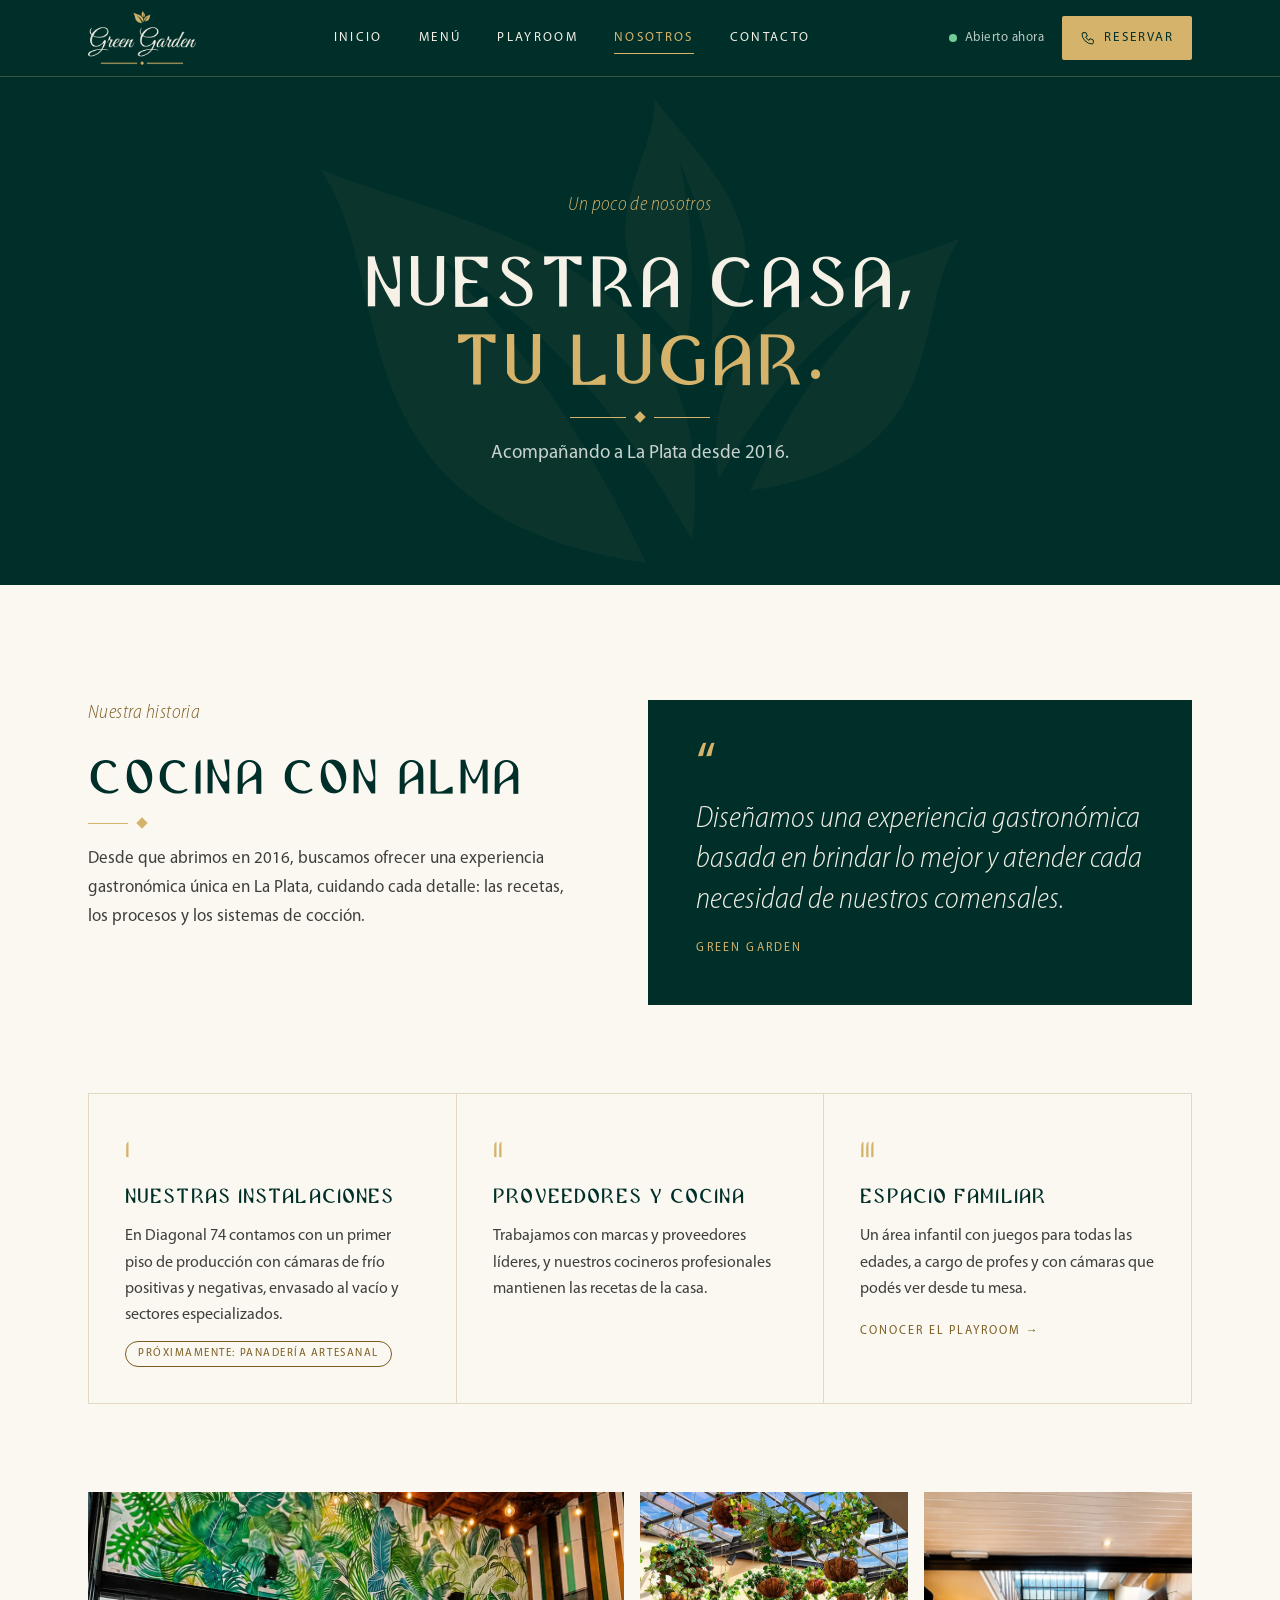
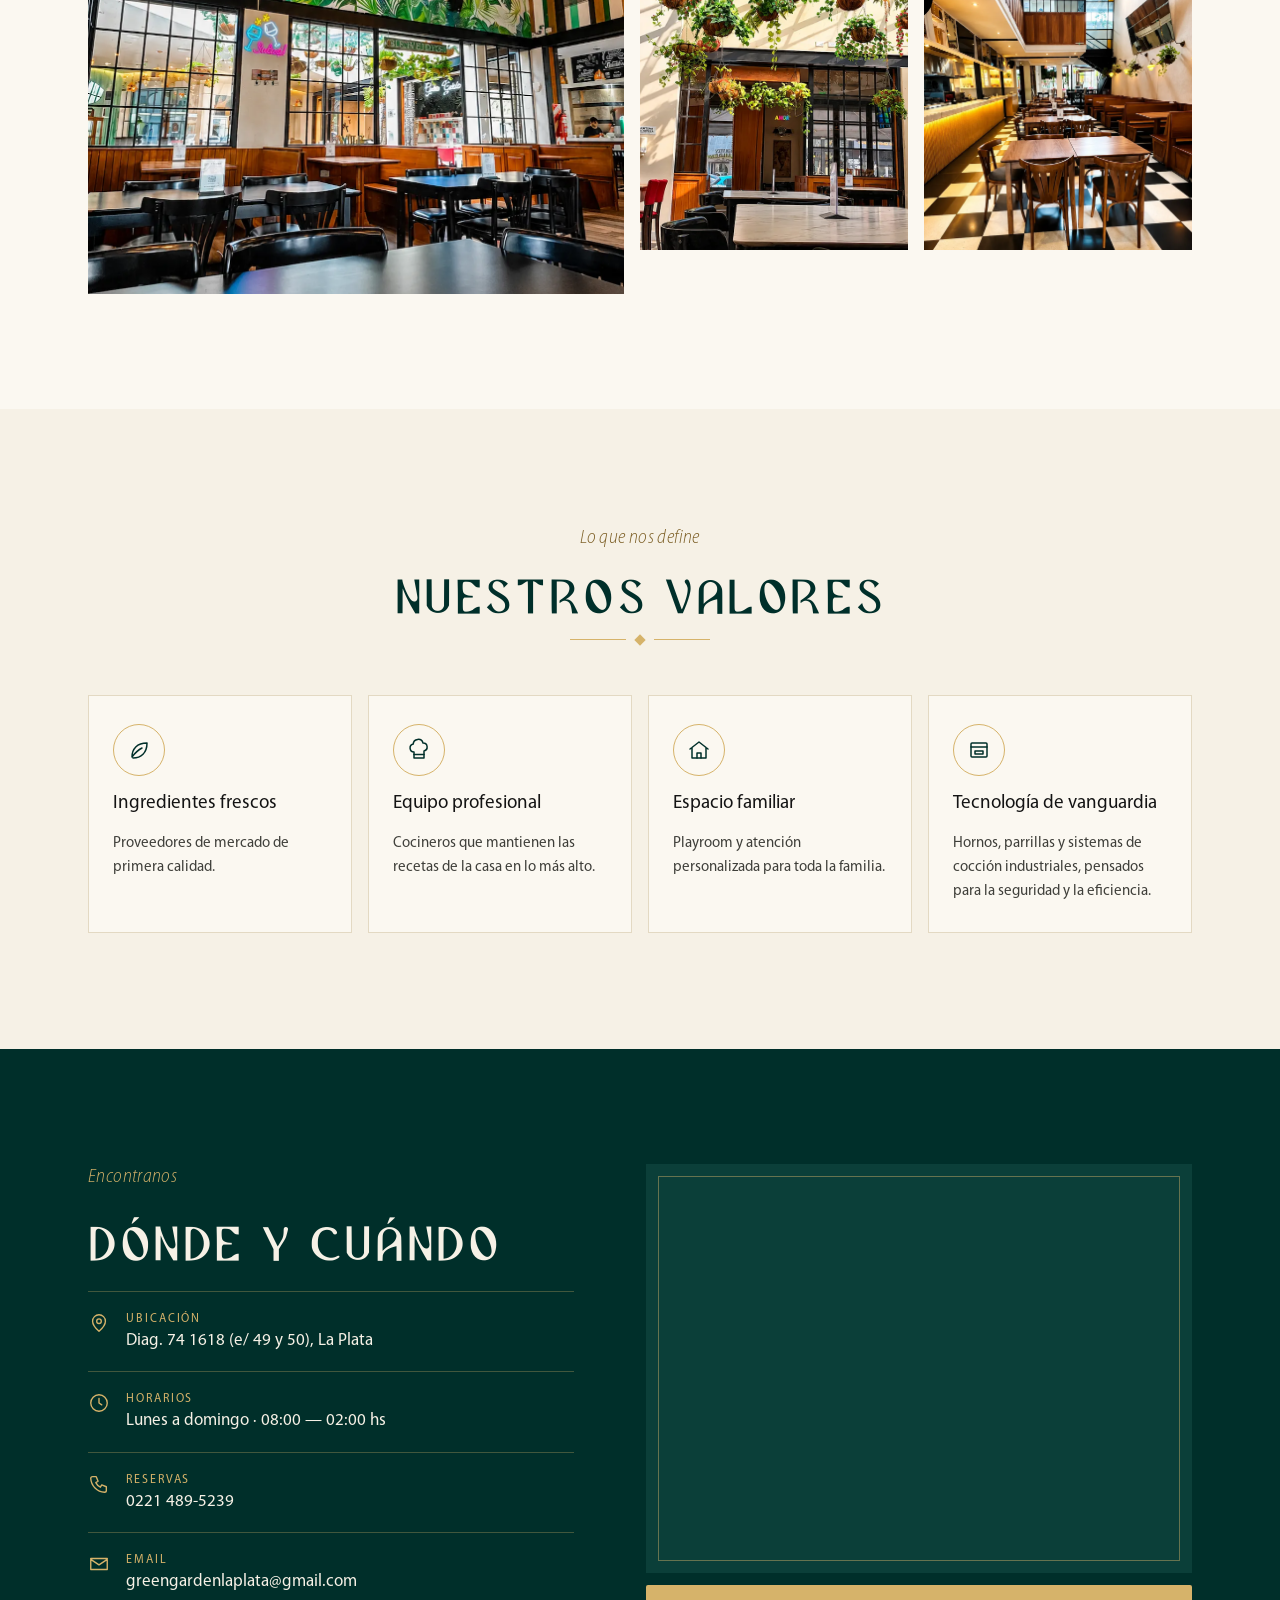
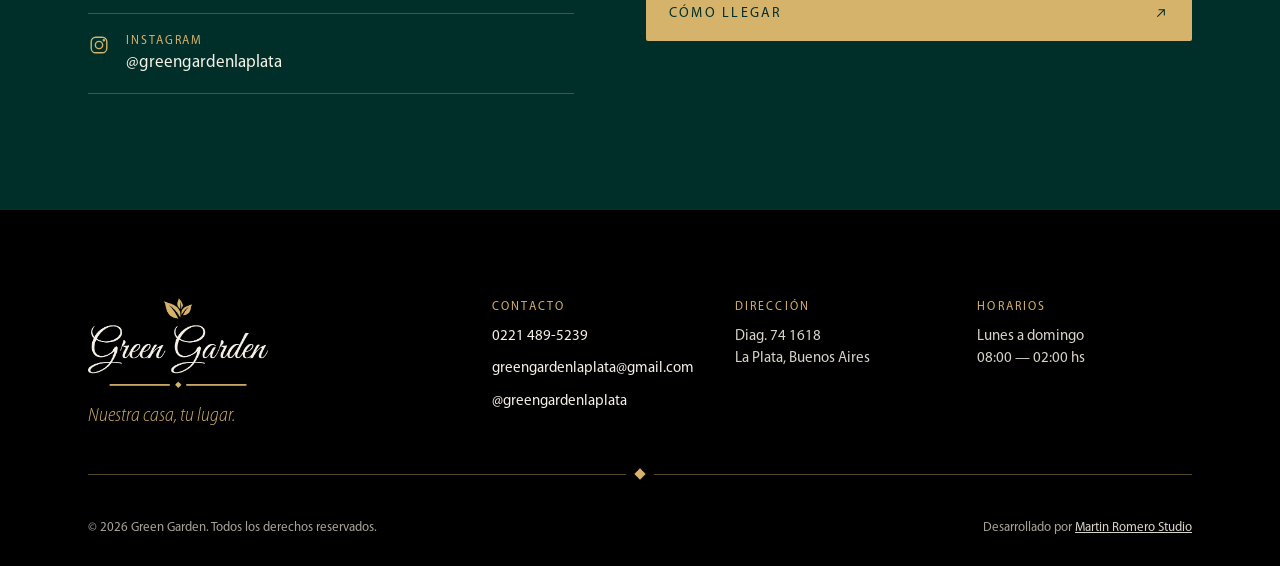
<file: web actual/nosotros.html>
<!DOCTYPE html>
<html lang="es">
<head>
  <meta charset="UTF-8"><meta name="viewport" content="width=device-width,initial-scale=1.0">
  <title>Green Garden — Nosotros</title>
  <meta name="description" content="Conocé la historia de Green Garden, restaurante en La Plata desde 2016.">
  <meta name="theme-color" content="#002f2a">
  <link rel="icon" href="favicon.ico" sizes="any">
  <link rel="icon" href="img/favicon-32.png" type="image/png" sizes="32x32">
  <link rel="icon" href="img/favicon-192.png" type="image/png" sizes="192x192">
  <link rel="apple-touch-icon" href="img/apple-touch-icon.png">
  <link rel="canonical" href="https://www.greengarden.com.ar/nosotros.html">
  <link rel="preload" as="font" type="font/woff2" href="fonts/GreenFont-Regular.woff2" crossorigin>
  <link rel="preload" as="font" type="font/woff2" href="fonts/MyriadPro-Regular.woff2" crossorigin>
  <meta property="og:type" content="website">
  <meta property="og:title" content="Green Garden — Nosotros">
  <meta property="og:description" content="Conocé la historia de Green Garden, restaurante en La Plata desde 2016.">
  <meta property="og:url" content="https://www.greengarden.com.ar/nosotros.html">
  <meta property="og:image" content="https://www.greengarden.com.ar/img/og-nosotros.jpg">
  <meta property="og:image:width" content="1200">
  <meta property="og:image:height" content="630">
  <meta property="og:locale" content="es_AR">
  <meta property="og:site_name" content="Green Garden">
  <meta name="twitter:card" content="summary_large_image">
  <meta name="twitter:title" content="Green Garden — Nosotros">
  <meta name="twitter:description" content="Conocé la historia de Green Garden, restaurante en La Plata desde 2016.">
  <meta name="twitter:image" content="https://www.greengarden.com.ar/img/og-nosotros.jpg">
  <link rel="stylesheet" href="base.css">
  <link rel="stylesheet" href="pages.css">
</head>
<body>
<a class="skip-link" href="#contenido">Saltar al contenido</a>

<!-- HEADER -->
<header class="site-header">
  <div class="container header-bar">
    <a class="header-logo" href="index.html" aria-label="Green Garden, ir al inicio"><img src="img/logo-light.png" alt="Green Garden" width="108" height="54"></a>
    <nav class="nav-desktop" aria-label="Principal">
      <a href="index.html">Inicio</a>
      <a href="menu.html">Menú</a>
      <a href="playroom.html">Playroom</a>
      <a href="nosotros.html" aria-current="page">Nosotros</a>
      <a href="#contacto">Contacto</a>
    </nav>
    <div class="header-actions">
      <div class="status" data-status><span class="status-dot"></span><span class="status-text">Abierto ahora</span></div>
      <a class="header-cta" href="tel:02214895239"><svg width="16" height="16" viewBox="0 0 24 24" fill="none" stroke="currentColor" stroke-width="1.5" stroke-linecap="round" stroke-linejoin="round" aria-hidden="true"><path d="M5 4h4l2 5-2.5 1.5a11 11 0 0 0 5 5L15 13l5 2v4a2 2 0 0 1-2 2A16 16 0 0 1 3 6a2 2 0 0 1 2-2z"/></svg>Reservar</a>
      <button class="menu-toggle" type="button" id="menuToggle" aria-expanded="false" aria-controls="navMobile" aria-label="Abrir menú">
        <svg class="ico-open" width="22" height="22" viewBox="0 0 24 24" fill="none" stroke="currentColor" stroke-width="1.5" stroke-linecap="round" aria-hidden="true"><path d="M4 7h16M4 12h16M4 17h10"/></svg>
        <svg class="ico-close" width="22" height="22" viewBox="0 0 24 24" fill="none" stroke="currentColor" stroke-width="1.5" stroke-linecap="round" aria-hidden="true"><path d="M6 6l12 12M18 6L6 18"/></svg>
      </button>
    </div>
  </div>
  <nav class="nav-mobile" id="navMobile" aria-label="Menú móvil">
    <a href="index.html">Inicio <span aria-hidden="true">→</span></a>
    <a href="menu.html">Menú <span aria-hidden="true">→</span></a>
    <a href="playroom.html">Playroom <span aria-hidden="true">→</span></a>
    <a href="nosotros.html" aria-current="page">Nosotros <span aria-hidden="true">●</span></a>
    <a href="#contacto">Contacto <span aria-hidden="true">→</span></a>
    <div class="status" data-status><span class="status-dot"></span><span class="status-text">Abierto ahora</span><span>· Todos los días 08:00 — 02:00</span></div>
  </nav>
</header>

<main id="contenido">
<section class="page-hero about-hero">
  <img class="watermark" src="img/iso-gold.png" alt="" aria-hidden="true">
  <div class="container page-hero-inner">
    <span class="eyebrow">Un poco de nosotros</span>
    <h1>Nuestra casa,<br><em>tu lugar.</em></h1>
    <div class="divider" aria-hidden="true"><i></i></div>
    <p class="page-hero-text">Acompañando a La Plata desde 2016.</p>
  </div>
</section>

<section id="historia" class="history" aria-labelledby="historia-titulo">
  <div class="container history-inner">
    <div class="history-top">
      <div class="history-copy">
        <span class="eyebrow">Nuestra historia</span>
        <h2 id="historia-titulo" class="h-display h-section--lg">Cocina con alma</h2>
        <div class="divider divider--short" aria-hidden="true"><i></i></div>
        <p>Desde que abrimos en 2016, buscamos ofrecer una experiencia gastronómica única en La Plata, cuidando cada detalle: las recetas, los procesos y los sistemas de cocción.</p>
      </div>
      <blockquote class="quote">
        <span class="quote-mark" aria-hidden="true">“</span>
        <p>Diseñamos una experiencia gastronómica basada en brindar lo mejor y atender cada necesidad de nuestros comensales.</p>
        <cite>Green Garden</cite>
      </blockquote>
    </div>
    <div class="pillars">
      <div class="pillar">
        <span class="pillar-num">I</span>
        <h3>Nuestras instalaciones</h3>
        <p>En Diagonal 74 contamos con un primer piso de producción con cámaras de frío positivas y negativas, envasado al vacío y sectores especializados.</p>
        <span class="pill">Próximamente: panadería artesanal</span>
      </div>
      <div class="pillar">
        <span class="pillar-num">II</span>
        <h3>Proveedores y cocina</h3>
        <p>Trabajamos con marcas y proveedores líderes, y nuestros cocineros profesionales mantienen las recetas de la casa.</p>
      </div>
      <div class="pillar">
        <span class="pillar-num">III</span>
        <h3>Espacio familiar</h3>
        <p>Un área infantil con juegos para todas las edades, a cargo de profes y con cámaras que podés ver desde tu mesa.</p>
        <a href="playroom.html">Conocer el playroom →</a>
      </div>
    </div>
    <ul class="trio">
      <li><img src="img/nosotros1.webp" alt="Salón de Green Garden" width="1080" height="1919" loading="lazy"></li>
      <li><img src="img/nosotros2.webp" alt="Ambiente de Green Garden" width="1080" height="810" loading="lazy"></li>
      <li><img src="img/nosotros3.webp" alt="El equipo de Green Garden" width="1080" height="1921" loading="lazy" style="object-position:top"></li>
    </ul>
  </div>
</section>

<section class="values" aria-labelledby="valores-titulo">
  <div class="container values-inner">
    <div class="center-head">
      <span class="eyebrow">Lo que nos define</span>
      <h2 id="valores-titulo" class="h-display h-section--lg">Nuestros valores</h2>
      <div class="divider" aria-hidden="true"><i></i></div>
    </div>
    <ul class="values-grid">
        <li class="value"><span class="icon"><svg width="24" height="24" viewBox="0 0 24 24" fill="none" stroke="currentColor" stroke-width="1.5" stroke-linecap="round" stroke-linejoin="round" aria-hidden="true"><path d="M5 19c0-8 5-14 15-14 0 10-6 15-14 15M5 19c3-4 6-7 10-9"/></svg></span><h3>Ingredientes frescos</h3><p>Proveedores de mercado de primera calidad.</p></li>
        <li class="value"><span class="icon"><svg width="24" height="24" viewBox="0 0 24 24" fill="none" stroke="currentColor" stroke-width="1.5" stroke-linecap="round" stroke-linejoin="round" aria-hidden="true"><path d="M7 14a4 4 0 0 1-.8-7.9A5 5 0 0 1 16 5a4 4 0 0 1 1 7.9V20H7z"/><path d="M7 16.5h10"/></svg></span><h3>Equipo profesional</h3><p>Cocineros que mantienen las recetas de la casa en lo más alto.</p></li>
        <li class="value"><span class="icon"><svg width="24" height="24" viewBox="0 0 24 24" fill="none" stroke="currentColor" stroke-width="1.5" stroke-linecap="round" stroke-linejoin="round" aria-hidden="true"><path d="M3 11l9-7 9 7M5 9.5V20h14V9.5"/><path d="M10 20v-5h4v5"/></svg></span><h3>Espacio familiar</h3><p>Playroom y atención personalizada para toda la familia.</p></li>
        <li class="value"><span class="icon"><svg width="24" height="24" viewBox="0 0 24 24" fill="none" stroke="currentColor" stroke-width="1.5" stroke-linecap="round" stroke-linejoin="round" aria-hidden="true"><rect x="4" y="5" width="16" height="14" rx="1"/><path d="M4 9h16M8 13h8v3H8z"/></svg></span><h3>Tecnología de vanguardia</h3><p>Hornos, parrillas y sistemas de cocción industriales, pensados para la seguridad y la eficiencia.</p></li>
    </ul>
  </div>
</section>

<section id="donde" class="where on-dark" aria-labelledby="donde-titulo">
  <div class="container where-inner">
    <div class="where-info">
      <span class="eyebrow">Encontranos</span>
      <h2 id="donde-titulo" class="h-display h-section--lg">Dónde y cuándo</h2>
      <div class="info-list">
        <div><svg width="22" height="22" viewBox="0 0 24 24" fill="none" stroke="#d6b36a" stroke-width="1.5" stroke-linecap="round" stroke-linejoin="round" aria-hidden="true"><path d="M12 21s-7-6.2-7-11a7 7 0 0 1 14 0c0 4.8-7 11-7 11z"/><circle cx="12" cy="10" r="2.5"/></svg><span><span class="info-label">Ubicación</span><span class="info-value">Diag. 74 1618 (e/ 49 y 50), La Plata</span></span></div>
        <div><svg width="22" height="22" viewBox="0 0 24 24" fill="none" stroke="#d6b36a" stroke-width="1.5" stroke-linecap="round" stroke-linejoin="round" aria-hidden="true"><circle cx="12" cy="12" r="9"/><path d="M12 7v5l3 2"/></svg><span><span class="info-label">Horarios</span><span class="info-value">Lunes a domingo · 08:00 — 02:00 hs</span></span></div>
        <a href="tel:02214895239"><svg width="22" height="22" viewBox="0 0 24 24" fill="none" stroke="#d6b36a" stroke-width="1.5" stroke-linecap="round" stroke-linejoin="round" aria-hidden="true"><path d="M5 4h4l2 5-2.5 1.5a11 11 0 0 0 5 5L15 13l5 2v4a2 2 0 0 1-2 2A16 16 0 0 1 3 6a2 2 0 0 1 2-2z"/></svg><span><span class="info-label">Reservas</span><span class="info-value">0221 489-5239</span></span></a>
        <a href="mailto:greengardenlaplata@gmail.com"><svg width="22" height="22" viewBox="0 0 24 24" fill="none" stroke="#d6b36a" stroke-width="1.5" stroke-linecap="round" stroke-linejoin="round" aria-hidden="true"><path d="M3 6h18v12H3zM3 7l9 6 9-6"/></svg><span><span class="info-label">Email</span><span class="info-value">greengardenlaplata@gmail.com</span></span></a>
        <a href="https://instagram.com/greengardenlaplata" target="_blank" rel="noopener"><svg width="22" height="22" viewBox="0 0 24 24" fill="none" stroke="#d6b36a" stroke-width="1.5" stroke-linecap="round" stroke-linejoin="round" aria-hidden="true"><rect x="3.5" y="3.5" width="17" height="17" rx="5"/><circle cx="12" cy="12" r="4"/><circle cx="17.3" cy="6.7" r=".6"/></svg><span><span class="info-label">Instagram</span><span class="info-value">@greengardenlaplata</span></span></a>
      </div>
    </div>
    <div class="where-map">
      <div class="map-frame" id="mapa">
        <iframe src="https://www.google.com/maps?q=Diag.+74+1618,+La+Plata,+Buenos+Aires&amp;output=embed" loading="lazy" allowfullscreen referrerpolicy="no-referrer-when-downgrade" title="Mapa de Green Garden"></iframe>
      </div>
      <a class="btn btn--gold" href="https://maps.google.com/?q=Diagonal+74+1618+La+Plata" target="_blank" rel="noopener">Cómo llegar <svg width="16" height="16" viewBox="0 0 24 24" fill="none" stroke="currentColor" stroke-width="1.6" stroke-linecap="round" stroke-linejoin="round" aria-hidden="true"><path d="M7 17L17 7M9 7h8v8"/></svg></a>
    </div>
  </div>
</section>
</main>

<!-- FOOTER -->
<footer class="site-footer" id="contacto">
  <div class="container footer-inner">
    <div class="footer-top">
      <div class="footer-brand">
        <img src="img/logo-light.png" alt="Green Garden" width="180" height="90" loading="lazy">
        <p>Nuestra casa, tu lugar.</p>
      </div>
      <div class="footer-cols">
        <div class="footer-col">
          <h3>Contacto</h3>
          <a href="tel:+542214895239">0221 489-5239</a>
          <a href="mailto:greengardenlaplata@gmail.com" style="overflow-wrap:anywhere">greengardenlaplata@gmail.com</a>
          <a href="https://instagram.com/greengardenlaplata" target="_blank" rel="noopener">@greengardenlaplata</a>
        </div>
        <div class="footer-col"><h3>Dirección</h3><span>Diag. 74 1618<br>La Plata, Buenos Aires</span></div>
        <div class="footer-col"><h3>Horarios</h3><span>Lunes a domingo<br>08:00 — 02:00 hs</span></div>
      </div>
    </div>
    <div class="footer-divider" aria-hidden="true"><i></i></div>
    <div class="footer-bottom">
      <span>© <span data-year>2026</span> Green Garden. Todos los derechos reservados.</span>
      <span>Desarrollado por <a href="https://www.martinromerostudio.com.ar" target="_blank" rel="noopener noreferrer">Martin Romero Studio</a></span>
    </div>
  </div>
</footer>

<script src="site.js" defer></script>
</body>
</html>
</file>
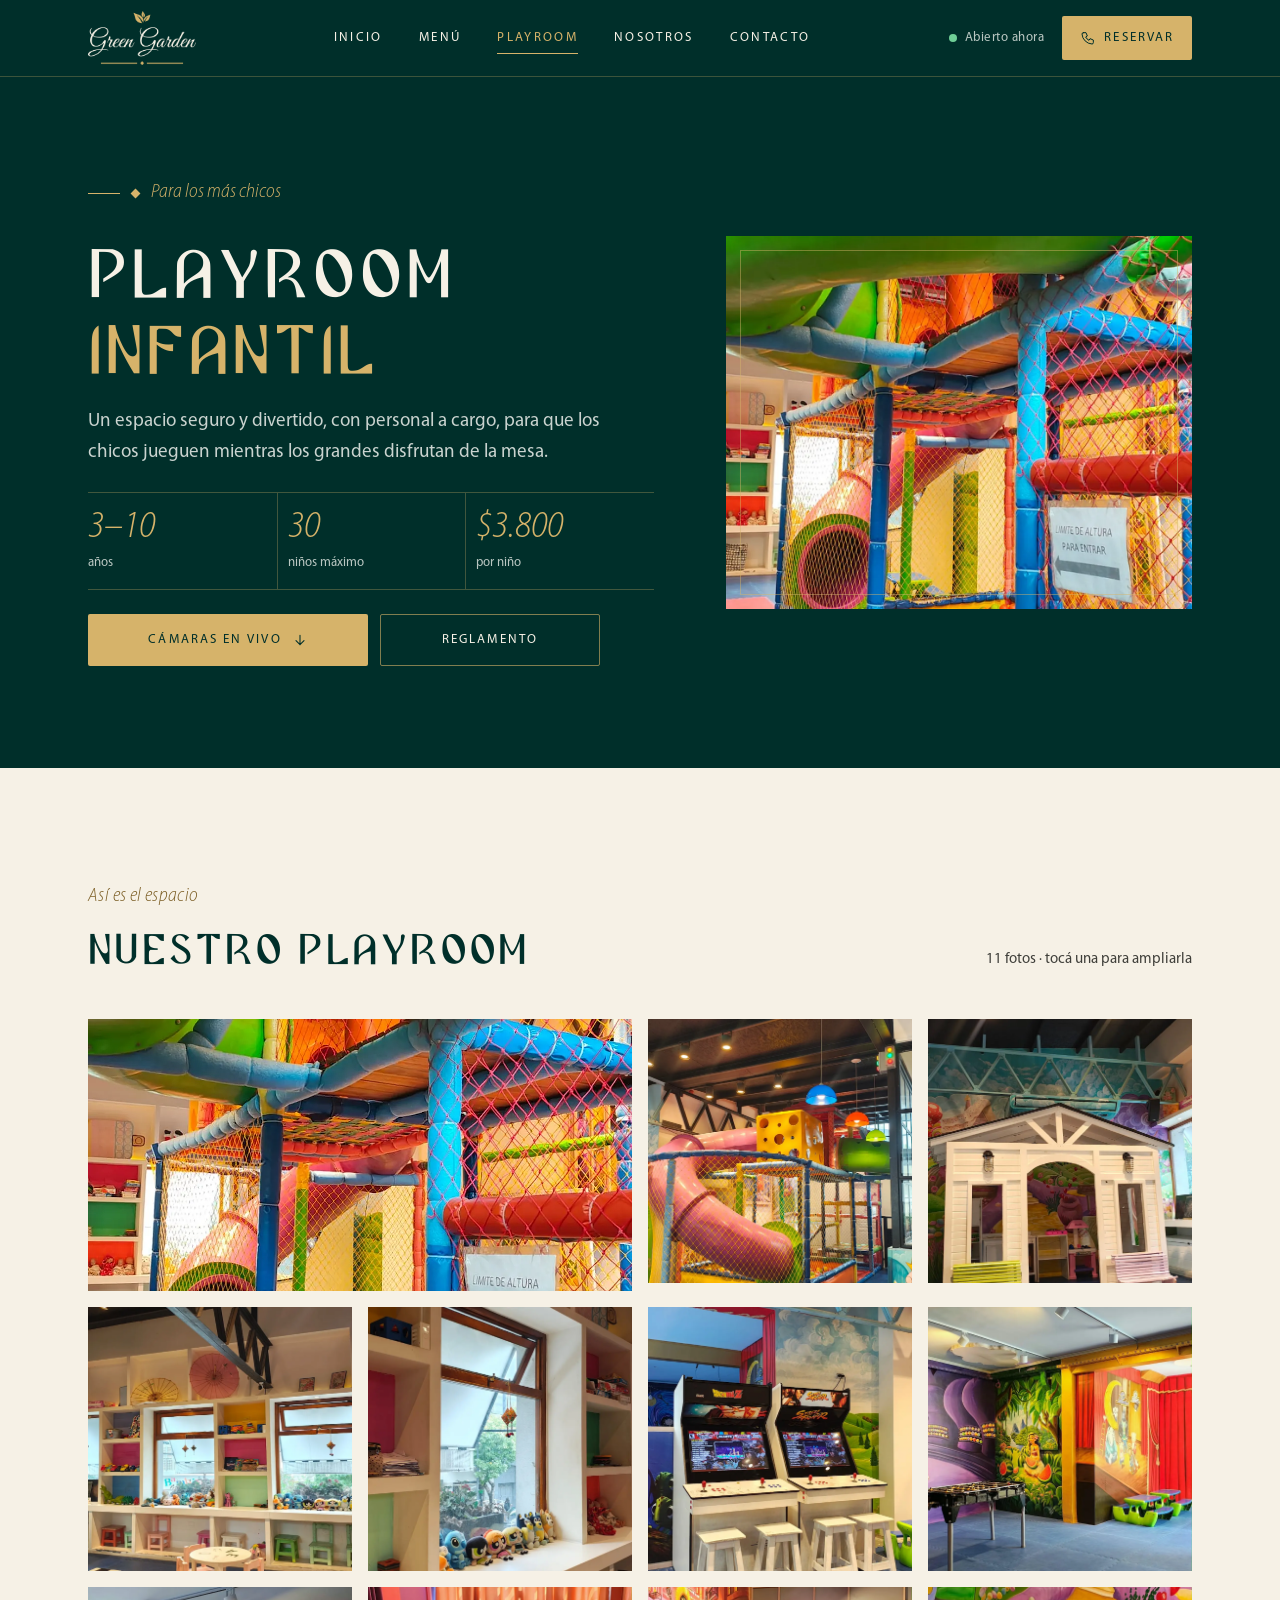
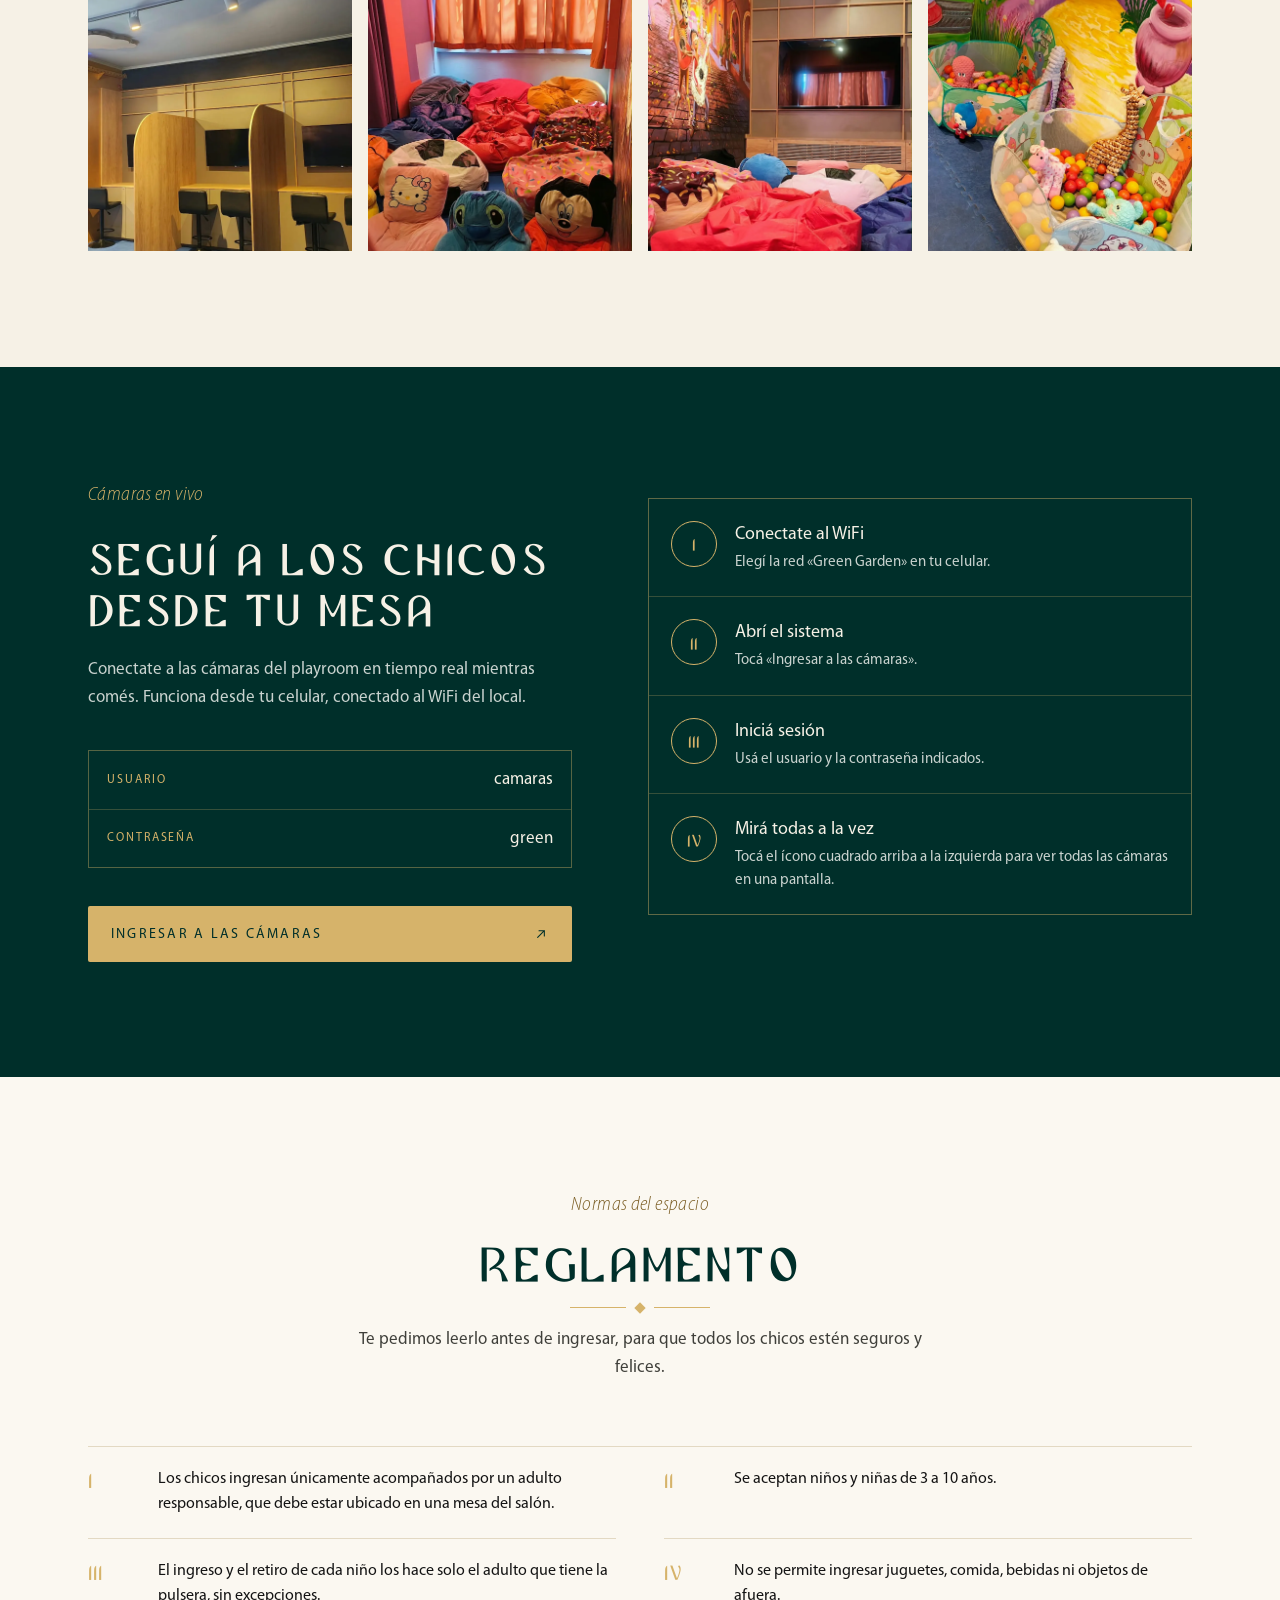
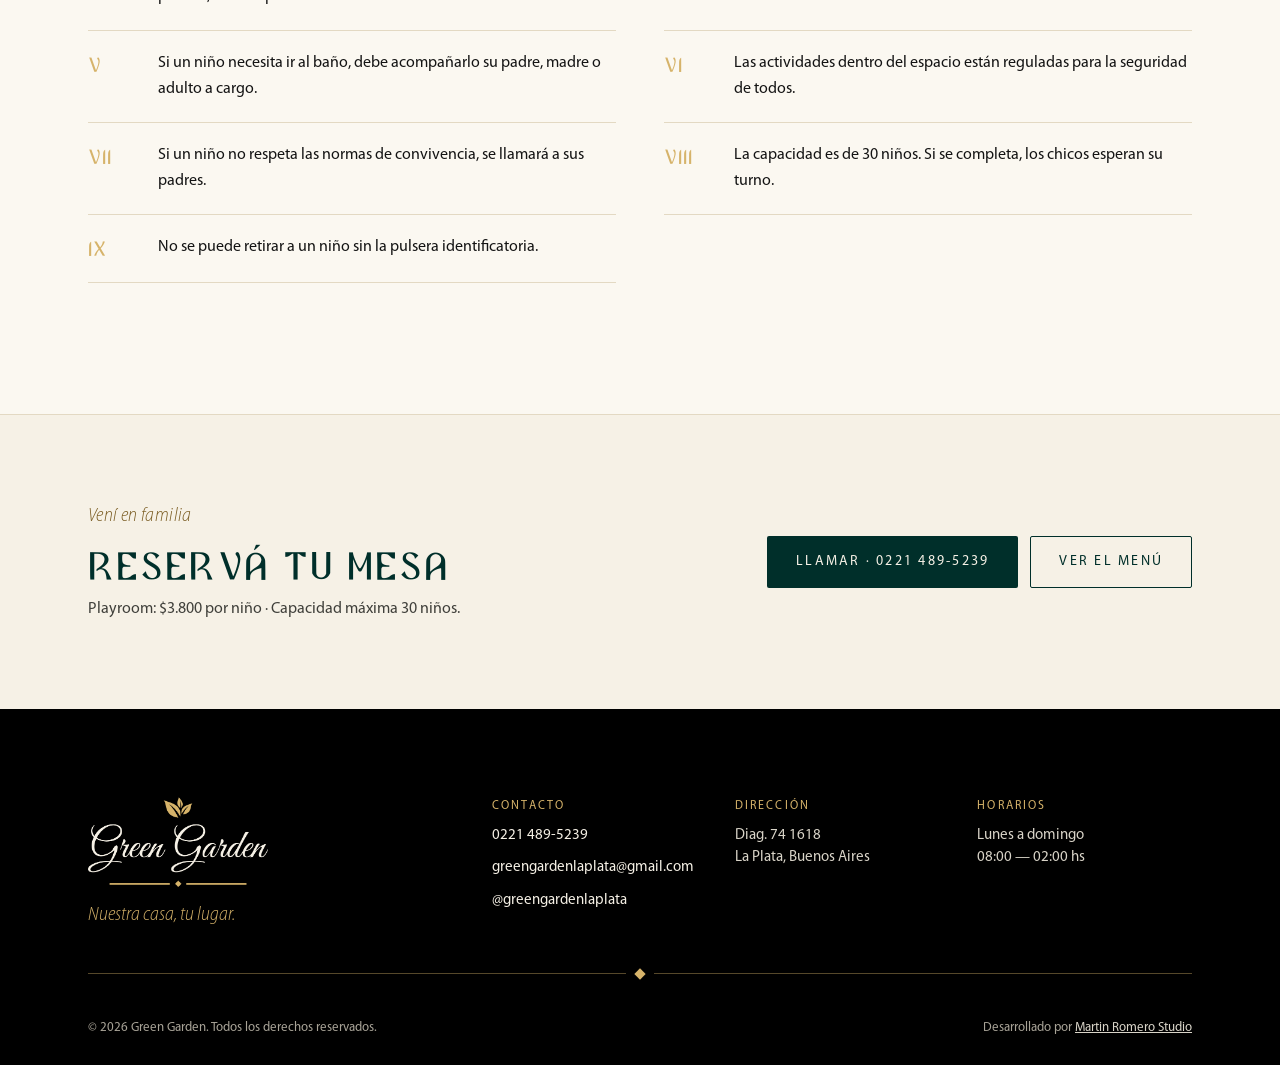
<file: web actual/playroom.html>
<!DOCTYPE html>
<html lang="es">
<head>
  <meta charset="UTF-8"><meta name="viewport" content="width=device-width,initial-scale=1.0">
  <title>Green Garden — Playroom Infantil</title>
  <meta name="description" content="Playroom infantil de Green Garden en La Plata. Espacio seguro con personal a cargo y cámaras en vivo.">
  <meta name="theme-color" content="#002f2a">
  <link rel="icon" href="favicon.ico" sizes="any">
  <link rel="icon" href="img/favicon-32.png" type="image/png" sizes="32x32">
  <link rel="icon" href="img/favicon-192.png" type="image/png" sizes="192x192">
  <link rel="apple-touch-icon" href="img/apple-touch-icon.png">
  <link rel="canonical" href="https://www.greengarden.com.ar/playroom.html">
  <link rel="preload" as="font" type="font/woff2" href="fonts/GreenFont-Regular.woff2" crossorigin>
  <link rel="preload" as="font" type="font/woff2" href="fonts/MyriadPro-Regular.woff2" crossorigin>
  <meta property="og:type" content="website">
  <meta property="og:title" content="Green Garden — Playroom Infantil">
  <meta property="og:description" content="Espacio de juegos seguro para chicos de 3 a 10 años, con personal a cargo y cámaras en vivo.">
  <meta property="og:url" content="https://www.greengarden.com.ar/playroom.html">
  <meta property="og:image" content="https://www.greengarden.com.ar/img/og-playroom.jpg">
  <meta property="og:image:width" content="1200">
  <meta property="og:image:height" content="630">
  <meta property="og:locale" content="es_AR">
  <meta property="og:site_name" content="Green Garden">
  <meta name="twitter:card" content="summary_large_image">
  <meta name="twitter:title" content="Green Garden — Playroom Infantil">
  <meta name="twitter:description" content="Espacio de juegos seguro para chicos de 3 a 10 años, con personal a cargo y cámaras en vivo.">
  <meta name="twitter:image" content="https://www.greengarden.com.ar/img/og-playroom.jpg">
  <link rel="stylesheet" href="base.css">
  <link rel="stylesheet" href="pages.css">
</head>
<body>
<a class="skip-link" href="#contenido">Saltar al contenido</a>

<!-- HEADER -->
<header class="site-header">
  <div class="container header-bar">
    <a class="header-logo" href="index.html" aria-label="Green Garden, ir al inicio"><img src="img/logo-light.png" alt="Green Garden" width="108" height="54"></a>
    <nav class="nav-desktop" aria-label="Principal">
      <a href="index.html">Inicio</a>
      <a href="menu.html">Menú</a>
      <a href="playroom.html" aria-current="page">Playroom</a>
      <a href="nosotros.html">Nosotros</a>
      <a href="#contacto">Contacto</a>
    </nav>
    <div class="header-actions">
      <div class="status" data-status><span class="status-dot"></span><span class="status-text">Abierto ahora</span></div>
      <a class="header-cta" href="tel:02214895239"><svg width="16" height="16" viewBox="0 0 24 24" fill="none" stroke="currentColor" stroke-width="1.5" stroke-linecap="round" stroke-linejoin="round" aria-hidden="true"><path d="M5 4h4l2 5-2.5 1.5a11 11 0 0 0 5 5L15 13l5 2v4a2 2 0 0 1-2 2A16 16 0 0 1 3 6a2 2 0 0 1 2-2z"/></svg>Reservar</a>
      <button class="menu-toggle" type="button" id="menuToggle" aria-expanded="false" aria-controls="navMobile" aria-label="Abrir menú">
        <svg class="ico-open" width="22" height="22" viewBox="0 0 24 24" fill="none" stroke="currentColor" stroke-width="1.5" stroke-linecap="round" aria-hidden="true"><path d="M4 7h16M4 12h16M4 17h10"/></svg>
        <svg class="ico-close" width="22" height="22" viewBox="0 0 24 24" fill="none" stroke="currentColor" stroke-width="1.5" stroke-linecap="round" aria-hidden="true"><path d="M6 6l12 12M18 6L6 18"/></svg>
      </button>
    </div>
  </div>
  <nav class="nav-mobile" id="navMobile" aria-label="Menú móvil">
    <a href="index.html">Inicio <span aria-hidden="true">→</span></a>
    <a href="menu.html">Menú <span aria-hidden="true">→</span></a>
    <a href="playroom.html" aria-current="page">Playroom <span aria-hidden="true">●</span></a>
    <a href="nosotros.html">Nosotros <span aria-hidden="true">→</span></a>
    <a href="#contacto">Contacto <span aria-hidden="true">→</span></a>
    <div class="status" data-status><span class="status-dot"></span><span class="status-text">Abierto ahora</span><span>· Todos los días 08:00 — 02:00</span></div>
  </nav>
</header>

<main id="contenido">
<section class="pr-hero">
  <div class="container pr-hero-inner">
    <div class="pr-hero-copy">
      <div class="hero-tag"><i></i><span>Para los más chicos</span></div>
      <h1>Playroom<br><em>infantil</em></h1>
      <p class="pr-hero-text">Un espacio seguro y divertido, con personal a cargo, para que los chicos jueguen mientras los grandes disfrutan de la mesa.</p>
      <div class="pr-stats">
        <div><strong>3–10</strong><span>años</span></div>
        <div><strong>30</strong><span>niños máximo</span></div>
        <div><strong>$3.800</strong><span>por niño</span></div>
      </div>
      <div class="pr-actions">
        <a class="btn btn--gold" href="#camaras">Cámaras en vivo <svg width="16" height="16" viewBox="0 0 24 24" fill="none" stroke="currentColor" stroke-width="1.6" stroke-linecap="round" stroke-linejoin="round" aria-hidden="true"><path d="M12 5v14M6 13l6 6 6-6"/></svg></a>
        <a class="btn btn--ghost" href="#reglamento">Reglamento</a>
      </div>
    </div>
    <div class="pr-hero-photo">
      <div class="framed"><img src="img/playroom1.webp" alt="Playroom infantil de Green Garden" width="1080" height="1920" fetchpriority="high"></div>
    </div>
  </div>
</section>

<section id="galeria" class="gallery" aria-labelledby="galeria-titulo">
  <div class="container gallery-inner">
    <div class="section-head">
      <div>
        <span class="eyebrow">Así es el espacio</span>
        <h2 id="galeria-titulo" class="h-display h-section">Nuestro playroom</h2>
      </div>
      <p class="gallery-note">11 fotos · tocá una para ampliarla</p>
    </div>
    <ul class="gallery-grid">
      <li class="is-feature"><a href="img/playroom1.webp" data-viewer="playroom" data-viewer-title="Nuestro playroom" data-viewer-unit="Foto" aria-label="Ampliar foto 1 del playroom"><img src="img/playroom1.webp" alt="Playroom de Green Garden, foto 1" width="1080" height="1920" loading="lazy"></a></li>
      <li><a href="img/playroom2.webp" data-viewer="playroom" data-viewer-title="Nuestro playroom" data-viewer-unit="Foto" aria-label="Ampliar foto 2 del playroom"><img src="img/playroom2.webp" alt="Playroom de Green Garden, foto 2" width="1080" height="1920" loading="lazy"></a></li>
      <li><a href="img/playroom3.webp" data-viewer="playroom" data-viewer-title="Nuestro playroom" data-viewer-unit="Foto" aria-label="Ampliar foto 3 del playroom"><img src="img/playroom3.webp" alt="Playroom de Green Garden, foto 3" width="1080" height="1920" loading="lazy"></a></li>
      <li><a href="img/playroom4.webp" data-viewer="playroom" data-viewer-title="Nuestro playroom" data-viewer-unit="Foto" aria-label="Ampliar foto 4 del playroom"><img src="img/playroom4.webp" alt="Playroom de Green Garden, foto 4" width="1080" height="1920" loading="lazy"></a></li>
      <li><a href="img/playroom5.webp" data-viewer="playroom" data-viewer-title="Nuestro playroom" data-viewer-unit="Foto" aria-label="Ampliar foto 5 del playroom"><img src="img/playroom5.webp" alt="Playroom de Green Garden, foto 5" width="1080" height="1920" loading="lazy"></a></li>
      <li><a href="img/playroom6.webp" data-viewer="playroom" data-viewer-title="Nuestro playroom" data-viewer-unit="Foto" aria-label="Ampliar foto 6 del playroom"><img src="img/playroom6.webp" alt="Playroom de Green Garden, foto 6" width="1080" height="1920" loading="lazy"></a></li>
      <li><a href="img/playroom7.webp" data-viewer="playroom" data-viewer-title="Nuestro playroom" data-viewer-unit="Foto" aria-label="Ampliar foto 7 del playroom"><img src="img/playroom7.webp" alt="Playroom de Green Garden, foto 7" width="1080" height="1920" loading="lazy"></a></li>
      <li><a href="img/playroom8.webp" data-viewer="playroom" data-viewer-title="Nuestro playroom" data-viewer-unit="Foto" aria-label="Ampliar foto 8 del playroom"><img src="img/playroom8.webp" alt="Playroom de Green Garden, foto 8" width="1080" height="1920" loading="lazy"></a></li>
      <li><a href="img/playroom9.webp" data-viewer="playroom" data-viewer-title="Nuestro playroom" data-viewer-unit="Foto" aria-label="Ampliar foto 9 del playroom"><img src="img/playroom9.webp" alt="Playroom de Green Garden, foto 9" width="1080" height="1920" loading="lazy"></a></li>
      <li><a href="img/playroom10.webp" data-viewer="playroom" data-viewer-title="Nuestro playroom" data-viewer-unit="Foto" aria-label="Ampliar foto 10 del playroom"><img src="img/playroom10.webp" alt="Playroom de Green Garden, foto 10" width="1080" height="1920" loading="lazy"></a></li>
      <li><a href="img/playroom11.webp" data-viewer="playroom" data-viewer-title="Nuestro playroom" data-viewer-unit="Foto" aria-label="Ampliar foto 11 del playroom"><img src="img/playroom11.webp" alt="Playroom de Green Garden, foto 11" width="1080" height="1920" loading="lazy"></a></li>
    </ul>
  </div>
</section>

<section id="camaras" class="cameras on-dark" aria-labelledby="camaras-titulo">
  <div class="container cameras-inner">
    <div class="cameras-copy">
      <span class="eyebrow">Cámaras en vivo</span>
      <h2 id="camaras-titulo">Seguí a los chicos desde tu mesa</h2>
      <p>Conectate a las cámaras del playroom en tiempo real mientras comés. Funciona desde tu celular, conectado al WiFi del local.</p>
      <dl class="credentials">
        <div><dt>Usuario</dt><dd>camaras</dd></div>
        <div><dt>Contraseña</dt><dd>green</dd></div>
      </dl>
      <a class="btn btn--gold" href="http://camaras.greengarden.com/" target="_blank" rel="noopener noreferrer">Ingresar a las cámaras <svg width="16" height="16" viewBox="0 0 24 24" fill="none" stroke="currentColor" stroke-width="1.6" stroke-linecap="round" stroke-linejoin="round" aria-hidden="true"><path d="M7 17L17 7M9 7h8v8"/></svg></a>
    </div>
    <ol class="steps">
      <li><span class="step-num">I</span><div><b>Conectate al WiFi</b><span>Elegí la red «Green Garden» en tu celular.</span></div></li>
      <li><span class="step-num">II</span><div><b>Abrí el sistema</b><span>Tocá «Ingresar a las cámaras».</span></div></li>
      <li><span class="step-num">III</span><div><b>Iniciá sesión</b><span>Usá el usuario y la contraseña indicados.</span></div></li>
      <li><span class="step-num">IV</span><div><b>Mirá todas a la vez</b><span>Tocá el ícono cuadrado arriba a la izquierda para ver todas las cámaras en una pantalla.</span></div></li>
    </ol>
  </div>
</section>

<section id="reglamento" class="rules" aria-labelledby="reglas-titulo">
  <div class="container rules-inner">
    <div class="center-head">
      <span class="eyebrow">Normas del espacio</span>
      <h2 id="reglas-titulo" class="h-display h-section--lg">Reglamento</h2>
      <div class="divider" aria-hidden="true"><i></i></div>
      <p>Te pedimos leerlo antes de ingresar, para que todos los chicos estén seguros y felices.</p>
    </div>
    <ol class="rules-list">
      <li><span class="num">I</span><span>Los chicos ingresan únicamente acompañados por un adulto responsable, que debe estar ubicado en una mesa del salón.</span></li>
      <li><span class="num">II</span><span>Se aceptan niños y niñas de 3 a 10 años.</span></li>
      <li><span class="num">III</span><span>El ingreso y el retiro de cada niño los hace solo el adulto que tiene la pulsera, sin excepciones.</span></li>
      <li><span class="num">IV</span><span>No se permite ingresar juguetes, comida, bebidas ni objetos de afuera.</span></li>
      <li><span class="num">V</span><span>Si un niño necesita ir al baño, debe acompañarlo su padre, madre o adulto a cargo.</span></li>
      <li><span class="num">VI</span><span>Las actividades dentro del espacio están reguladas para la seguridad de todos.</span></li>
      <li><span class="num">VII</span><span>Si un niño no respeta las normas de convivencia, se llamará a sus padres.</span></li>
      <li><span class="num">VIII</span><span>La capacidad es de 30 niños. Si se completa, los chicos esperan su turno.</span></li>
      <li><span class="num">IX</span><span>No se puede retirar a un niño sin la pulsera identificatoria.</span></li>
    </ol>
  </div>
</section>

<section class="cta-band cta-band--light" aria-labelledby="cta-titulo">
  <div class="container cta-inner">
    <div class="cta-copy">
      <span class="eyebrow">Vení en familia</span>
      <h2 id="cta-titulo">Reservá tu mesa</h2>
      <p>Playroom: $3.800 por niño · Capacidad máxima 30 niños.</p>
    </div>
    <div class="cta-actions">
      <a class="btn btn--green" href="tel:02214895239" style="justify-content:center">Llamar · 0221 489-5239</a>
      <a class="btn btn--outline" href="menu.html">Ver el menú</a>
    </div>
  </div>
</section>
</main>

<!-- FOOTER -->
<footer class="site-footer" id="contacto">
  <div class="container footer-inner">
    <div class="footer-top">
      <div class="footer-brand">
        <img src="img/logo-light.png" alt="Green Garden" width="180" height="90" loading="lazy">
        <p>Nuestra casa, tu lugar.</p>
      </div>
      <div class="footer-cols">
        <div class="footer-col">
          <h3>Contacto</h3>
          <a href="tel:+542214895239">0221 489-5239</a>
          <a href="mailto:greengardenlaplata@gmail.com" style="overflow-wrap:anywhere">greengardenlaplata@gmail.com</a>
          <a href="https://instagram.com/greengardenlaplata" target="_blank" rel="noopener">@greengardenlaplata</a>
        </div>
        <div class="footer-col"><h3>Dirección</h3><span>Diag. 74 1618<br>La Plata, Buenos Aires</span></div>
        <div class="footer-col"><h3>Horarios</h3><span>Lunes a domingo<br>08:00 — 02:00 hs</span></div>
      </div>
    </div>
    <div class="footer-divider" aria-hidden="true"><i></i></div>
    <div class="footer-bottom">
      <span>© <span data-year>2026</span> Green Garden. Todos los derechos reservados.</span>
      <span>Desarrollado por <a href="https://www.martinromerostudio.com.ar" target="_blank" rel="noopener noreferrer">Martin Romero Studio</a></span>
    </div>
  </div>
</footer>

<script src="site.js" defer></script>
<script src="viewer.js" defer></script>
</body>
</html>
</file>
<file: styles.css>
/* La Panadería de Green Garden — estilos */
@font-face{font-family:"GG Display";src:url("assets/fonts/GreenFont-Regular.woff2") format("woff2");font-display:swap}
@font-face{font-family:"GG Display";src:url("assets/fonts/GreenFont-Numeros.woff2") format("woff2");font-display:swap;unicode-range:U+0030-0039}
@font-face{font-family:"GG Sans";src:url("assets/fonts/MyriadPro-Regular.woff2") format("woff2");font-display:swap}
@font-face{font-family:"GG Italic";src:url("assets/fonts/MyriadPro-LightSemiCnIt.woff2") format("woff2");font-display:swap}

:root{
  --verde:#002f2a;
  --verde-2:#0b3f39;
  --dorado:#d6b36a;
  --dorado-txt:#7A5C22;
  --crema:#F6F1E6;
  --crema-2:#FBF8F1;
  --crema-3:#E9E1CF;
  --linea:#E3D9C3;
  --tinta:#141414;
  --tinta-2:#3F3F3A;
  --header-h:76px;
  --gutter:clamp(20px,5vw,48px);
  --display:"GG Display","GG Sans","Myriad Pro","Segoe UI",sans-serif;
  --sans:"GG Sans","Myriad Pro","Segoe UI",sans-serif;
  --italic:"GG Italic","GG Sans","Myriad Pro","Segoe UI",sans-serif;
  --radius:2px;
}

*,*::before,*::after{box-sizing:border-box}
html{scroll-behavior:smooth}
body{margin:0;font-family:var(--sans);color:var(--tinta);background:var(--crema);line-height:1.5;-webkit-font-smoothing:antialiased}
img{max-width:100%;height:auto;display:block}
a{color:var(--dorado-txt)}
a:hover{color:var(--verde)}
section[id]{scroll-margin-top:var(--header-h)}
:focus-visible{outline:2px solid var(--dorado);outline-offset:3px}
.skip{position:absolute;left:-9999px;top:8px;background:var(--dorado);color:var(--verde);padding:10px 16px;z-index:50}
.skip:focus{left:8px}

.wrap{max-width:1200px;margin:0 auto;padding-inline:var(--gutter)}

/* ---------- tipografía común ---------- */
.eyebrow{font-family:var(--italic);font-size:19px;color:var(--dorado-txt)}
.on-dark .eyebrow,.on-dark.eyebrow{color:var(--dorado)}
h2{margin:0;font-family:var(--display);font-weight:400;text-transform:uppercase;letter-spacing:.05em;line-height:1.05;font-size:clamp(32px,4.4vw,52px);color:var(--verde)}
.on-dark h2{color:var(--crema)}
.lead{margin:0;font-size:17px;line-height:1.7;color:var(--tinta-2)}
.on-dark .lead{color:#C9D3CF}

/* divisor: línea, rombo, línea */
.divider{display:flex;align-items:center;gap:10px}
.divider::before,.divider::after{content:"";width:56px;height:1px;background:var(--dorado)}
.divider i{width:8px;height:8px;background:var(--dorado);transform:rotate(45deg)}
.divider.left::before{width:40px}
.divider.left::after{display:none}
.divider.full::before,.divider.full::after{flex:1;width:auto;background:rgba(214,179,106,.4)}

.rombo{flex:none;width:6px;height:6px;background:var(--dorado);transform:rotate(45deg)}

/* ---------- botones ---------- */
.btn{display:inline-flex;align-items:center;justify-content:center;gap:10px;min-height:52px;padding:0 28px;border-radius:var(--radius);font-size:14px;letter-spacing:.16em;text-transform:uppercase;text-decoration:none;border:1px solid transparent;cursor:pointer;transition:background .2s,color .2s,border-color .2s}
.btn-solid{background:var(--verde);color:var(--crema)}
.btn-solid:hover{background:var(--verde-2);color:var(--crema)}
.btn-line{border-color:var(--verde);color:var(--verde)}
.btn-line:hover{background:var(--verde);color:var(--crema)}
.btn-gold{background:var(--dorado);color:var(--verde);min-height:44px;padding:0 18px;font-size:13px}
.btn-gold:hover{background:#e3c382;color:var(--verde)}
.btn-ghost{border-color:rgba(214,179,106,.6);color:var(--crema);font-size:13px;padding:0 26px}
.btn-ghost:hover{background:var(--dorado);color:var(--verde)}
.btn svg{flex:none}

/* ---------- header ---------- */
.site-header{position:sticky;top:0;z-index:20;background:var(--verde);border-bottom:1px solid rgba(214,179,106,.28)}
.header-in{max-width:1200px;margin:0 auto;padding-inline:var(--gutter);height:var(--header-h);display:flex;align-items:center;justify-content:space-between;gap:16px}
.brand{display:flex;align-items:center;gap:12px;flex:none;text-decoration:none}
.brand img{height:42px;width:auto}
.brand-txt{display:flex;flex-direction:column;line-height:1}
.brand-name{font-family:var(--display);text-transform:uppercase;font-size:20px;letter-spacing:.06em;color:var(--crema)}
.brand-sub{font-family:var(--italic);font-size:14px;color:var(--dorado);margin-top:3px}
.nav-desk{display:none;align-items:center;gap:32px}
.nav-desk a{color:var(--crema);text-decoration:none;font-size:13px;letter-spacing:.16em;text-transform:uppercase;padding:6px 0;border-bottom:1px solid transparent}
.nav-desk a:hover{color:var(--dorado);border-bottom-color:var(--dorado)}
.header-right{display:flex;align-items:center;gap:18px}
.status{display:none;align-items:center;gap:8px;color:#B9C7C2;font-size:13px;letter-spacing:.04em}
.dot{width:8px;height:8px;border-radius:50%;background:#C9A24E}
.is-open .dot{background:#6FCF97}
.cta-desk{display:none}
.menu-btn{width:48px;height:48px;display:flex;align-items:center;justify-content:center;background:transparent;border:1px solid rgba(214,179,106,.5);border-radius:var(--radius);color:var(--crema);cursor:pointer;padding:0}
.menu-btn .ico-close{display:none}
.menu-btn[aria-expanded="true"] .ico-close{display:block}
.menu-btn[aria-expanded="true"] .ico-open{display:none}
.nav-mob{display:none;flex-direction:column;padding:8px var(--gutter) 28px;background:var(--verde);border-top:1px solid rgba(214,179,106,.2)}
.nav-mob.open{display:flex}
.nav-mob a{display:flex;align-items:center;justify-content:space-between;min-height:60px;border-bottom:1px solid rgba(246,241,230,.12);color:var(--crema);text-decoration:none;font-family:var(--display);text-transform:uppercase;font-size:24px;letter-spacing:.06em}
.nav-mob a span{color:var(--dorado);font-size:18px}
.nav-mob .status{display:flex;margin-top:22px;font-size:15px}

@media (min-width:900px){
  .nav-desk,.status.desk,.cta-desk{display:flex}
  .menu-btn,.nav-mob{display:none !important}
}

/* ---------- hero ---------- */
.hero-top{display:flex;flex-direction:column;align-items:center;text-align:center;gap:26px;padding-block:clamp(48px,7vw,96px) clamp(40px,5vw,64px)}
.hero h1{margin:0;width:clamp(240px,32vw,400px)}
.hero h1 img{width:100%;height:auto}
.hero-lead{margin:0;max-width:30em;font-size:clamp(17px,1.6vw,20px);line-height:1.6;color:var(--tinta-2)}
.hero-btns{display:flex;flex-wrap:wrap;justify-content:center;gap:12px;width:100%}
.hero-btns .btn{flex:1 1 auto;max-width:260px}
.hero-meta{display:grid;grid-template-columns:repeat(3,minmax(0,1fr));width:100%;max-width:640px;margin-top:8px;border-top:1px solid var(--linea)}
.hero-meta .dato-num{padding:20px 6px 0;text-align:center}
.hero-meta .dato-num+.dato-num{border-left:1px solid var(--linea)}
.hero-meta strong{display:block;font-family:var(--display);font-weight:400;text-transform:uppercase;letter-spacing:.03em;line-height:1;white-space:nowrap;font-size:clamp(17px,5.2vw,40px);color:var(--verde)}
.hero-meta small{display:block;margin-top:8px;font-size:13px;letter-spacing:.06em;color:var(--tinta-2)}
.hero-photo{padding-bottom:clamp(56px,8vw,104px)}

/* ---------- foto / placeholder ---------- */
.photo{position:relative;margin:0;background:var(--crema-3);display:flex;align-items:center;justify-content:center;overflow:hidden}
.photo img.ph{width:clamp(48px,7vw,90px);opacity:.18}
.photo img.cover{position:absolute;inset:0;width:100%;height:100%;object-fit:cover}
.photo .tag{position:absolute;color:#5A4A2A;font-size:11px;letter-spacing:.14em;text-transform:uppercase}
.photo .quote{position:absolute;font-family:var(--italic);font-size:18px;color:#6B4F1C}
.photo-wide{aspect-ratio:4/5;width:100%;max-width:600px;margin-inline:auto}
.photo-wide img.cover{object-position:50% 0}
.photo-wide .tag{left:18px;bottom:16px}
.photo-wide .quote{right:18px;bottom:14px}
.photo-dark{background:var(--verde-2);outline:1px solid rgba(214,179,106,.45);outline-offset:-14px}
.photo-dark .tag{color:#B9C7C2;left:28px}
.photo-dark .quote{color:var(--dorado);font-size:20px;left:28px;bottom:26px}
.photo-dark img.ph{width:22%;opacity:.3}

/* ---------- secciones ---------- */
.section{padding-block:clamp(64px,9vw,120px)}
.split{display:flex;flex-wrap:wrap;align-items:center;gap:clamp(40px,6vw,80px)}
.split > *{min-width:0}
.col-text{flex:1 1 420px;display:flex;flex-direction:column;gap:22px}
.col-media{flex:1 1 400px}
.dark{background:var(--verde);color:var(--crema)}

/* mirada */
.pasos{margin:0;padding:0;list-style:none;display:grid;grid-template-columns:repeat(3,minmax(0,1fr));border-top:1px solid rgba(214,179,106,.3);border-bottom:1px solid rgba(214,179,106,.3)}
.pasos li{padding:16px 10px;border-left:1px solid rgba(214,179,106,.3);display:flex;flex-direction:column;gap:6px;font-size:14px;line-height:1.35}
.pasos li:first-child{padding-left:0;border-left:0}
.pasos li:last-child{padding-right:0}
.num{font-family:var(--display);font-size:20px;color:var(--dorado-txt);line-height:1.2}
.on-dark .num{color:var(--dorado)}
.photo-obrador{aspect-ratio:4/5;max-height:600px;width:100%}
.photo-obrador .tag{top:28px}

/* horneamos */
.horneamos{padding-block:clamp(64px,9vw,128px);display:flex;flex-direction:column;gap:clamp(32px,4vw,52px)}
.head-center{display:flex;flex-direction:column;align-items:center;text-align:center;gap:14px}
.prod{display:grid;grid-template-columns:minmax(0,1fr);gap:16px}
.card{display:flex;flex-direction:column;background:var(--crema-2);border:1px solid var(--linea);min-width:0}
.card .photo{aspect-ratio:4/3}
.card .photo .tag{left:14px;right:14px;bottom:12px}
.card-body{display:flex;flex-direction:column;gap:14px;padding:clamp(22px,2.6vw,32px)}
.card-head{display:flex;align-items:baseline;justify-content:space-between;gap:12px}
.card h3{margin:0;font-family:var(--display);font-weight:400;text-transform:uppercase;font-size:26px;letter-spacing:.05em;color:var(--verde)}
.card .num{font-size:22px}
.lista{margin:0;padding:0;list-style:none;display:flex;flex-direction:column;border-top:1px solid var(--linea)}
.lista li{display:flex;align-items:center;gap:12px;padding:11px 0;border-bottom:1px solid var(--linea);font-size:16px}
@media (min-width:900px){.prod{grid-template-columns:repeat(3,minmax(0,1fr));gap:20px}}

/* vereda */
.vereda{background:var(--crema-2);border-top:1px solid var(--linea)}
.vereda .split{flex-wrap:wrap-reverse}
.vereda .col-media{flex-basis:380px}
.vereda h2{font-size:clamp(30px,4vw,48px);line-height:1.06}
.photo-cafe{aspect-ratio:4/5;max-height:560px;width:100%;background:var(--linea)}
.photo-cafe img.cover{object-position:50% 0}
.vereda .pasos{gap:1px;background:var(--linea);border:1px solid var(--linea)}
.vereda .pasos li{background:var(--crema-2);border-left:0;padding:18px 14px;gap:4px;font-size:15px}
.vereda .pasos li:first-child{padding-left:14px}
.vereda .pasos li:last-child{padding-right:14px}

/* al lado de GG */
.gg h2{font-size:clamp(30px,4vw,48px);line-height:1.06}
.logos{display:flex;align-items:center;gap:18px}
.logos img{height:64px;width:auto}
.logos span{width:1px;height:52px;background:rgba(214,179,106,.5)}
.gg .btn{align-self:flex-start}
.photo-gg{aspect-ratio:4/5;max-height:600px;width:100%}
.photo-gg img.cover{object-position:50% 45%}

/* visitanos */
.visitanos{padding-block:clamp(64px,9vw,128px);display:flex;flex-wrap:wrap;gap:clamp(40px,6vw,72px)}
.visitanos > *{min-width:0}
.visitanos .col-text{flex-basis:400px}
.datos{display:flex;flex-direction:column;border-top:1px solid var(--linea)}
.dato{display:flex;align-items:center;gap:16px;min-height:68px;border-bottom:1px solid var(--linea);color:var(--tinta);text-decoration:none}
a.dato:hover{color:var(--dorado-txt)}
.dato .ico{flex:none;width:44px;height:44px;display:flex;align-items:center;justify-content:center;background:var(--verde);color:var(--dorado);border-radius:50%}
.dato small{display:block;font-size:12px;letter-spacing:.16em;text-transform:uppercase;color:var(--dorado-txt)}
.dato b{display:block;font-weight:400;font-size:18px;overflow-wrap:anywhere}
.mapa-col{flex:1 1 440px;display:flex;flex-direction:column;gap:12px}
.mapa{aspect-ratio:4/3;background:var(--crema-3);border:1px solid var(--linea)}
.mapa iframe{width:100%;height:100%;border:0;display:block}
.btn-map{justify-content:space-between;min-height:56px;padding:0 22px;width:100%}

/* footer */
.site-footer{background:#000;color:var(--crema)}
.foot-in{padding-block:clamp(56px,7vw,88px) 28px;display:flex;flex-direction:column;gap:40px}
.foot-top{display:flex;flex-wrap:wrap;gap:40px 64px;justify-content:space-between;align-items:flex-start}
.foot-top > img{width:210px;height:auto}
.foot-cols{flex:1 1 min(420px,100%);min-width:0;max-width:640px;display:grid;grid-template-columns:repeat(auto-fit,minmax(150px,1fr));gap:28px}
.foot-col{display:flex;flex-direction:column;gap:10px;font-size:15px;line-height:1.5;color:#D9D4C8}
.foot-col h3{margin:0;font-family:var(--sans);font-weight:400;font-size:12px;letter-spacing:.18em;text-transform:uppercase;color:var(--dorado)}
.foot-col a{color:var(--crema);text-decoration:none}
.foot-col a:hover{color:var(--dorado)}
.foot-col img{width:120px;height:auto}
.foot-bottom{display:flex;flex-wrap:wrap;justify-content:space-between;gap:8px 24px;font-size:13px;color:#A8A397}
.foot-bottom a{color:#D9D4C8}
@media (max-width:639px){
  .foot-top{flex-direction:column;align-items:center}
  .foot-cols{width:100%;flex:none;grid-template-columns:repeat(2,minmax(0,1fr));text-align:center}
  .foot-col{align-items:center}
  .foot-col:last-child{grid-column:1/-1;gap:14px}
  .foot-bottom{flex-direction:column;align-items:center;text-align:center}
}

@media (prefers-reduced-motion:reduce){html{scroll-behavior:auto}*{transition:none !important}}
</file>
<file: public/styles.css>
/* La Panadería de Green Garden — estilos */
@font-face{font-family:"GG Display";src:url("assets/fonts/GreenFont-Regular.woff2") format("woff2");font-display:swap}
@font-face{font-family:"GG Sans";src:url("assets/fonts/MyriadPro-Regular.woff2") format("woff2");font-display:swap}
@font-face{font-family:"GG Italic";src:url("assets/fonts/MyriadPro-LightSemiCnIt.woff2") format("woff2");font-display:swap}

:root{
  --verde:#002f2a;
  --verde-2:#0b3f39;
  --dorado:#d6b36a;
  --dorado-txt:#7A5C22;
  --crema:#F6F1E6;
  --crema-2:#FBF8F1;
  --crema-3:#E9E1CF;
  --linea:#E3D9C3;
  --tinta:#141414;
  --tinta-2:#3F3F3A;
  --header-h:76px;
  --gutter:clamp(20px,5vw,48px);
  --display:"GG Display","GG Sans","Myriad Pro","Segoe UI",sans-serif;
  --sans:"GG Sans","Myriad Pro","Segoe UI",sans-serif;
  --italic:"GG Italic","GG Sans","Myriad Pro","Segoe UI",sans-serif;
  --radius:2px;
}

*,*::before,*::after{box-sizing:border-box}
html{scroll-behavior:smooth}
body{margin:0;font-family:var(--sans);color:var(--tinta);background:var(--crema);line-height:1.5;-webkit-font-smoothing:antialiased}
img{max-width:100%;height:auto;display:block}
a{color:var(--dorado-txt)}
a:hover{color:var(--verde)}
section[id]{scroll-margin-top:var(--header-h)}
:focus-visible{outline:2px solid var(--dorado);outline-offset:3px}
.skip{position:absolute;left:-9999px;top:8px;background:var(--dorado);color:var(--verde);padding:10px 16px;z-index:50}
.skip:focus{left:8px}

.wrap{max-width:1200px;margin:0 auto;padding-inline:var(--gutter)}

/* ---------- tipografía común ---------- */
.eyebrow{font-family:var(--italic);font-size:19px;color:var(--dorado-txt)}
.on-dark .eyebrow,.on-dark.eyebrow{color:var(--dorado)}
h2{margin:0;font-family:var(--display);font-weight:400;text-transform:uppercase;letter-spacing:.05em;line-height:1.05;font-size:clamp(32px,4.4vw,52px);color:var(--verde)}
.on-dark h2{color:var(--crema)}
.lead{margin:0;font-size:17px;line-height:1.7;color:var(--tinta-2)}
.on-dark .lead{color:#C9D3CF}

/* divisor: línea, rombo, línea */
.divider{display:flex;align-items:center;gap:10px}
.divider::before,.divider::after{content:"";width:56px;height:1px;background:var(--dorado)}
.divider i{width:8px;height:8px;background:var(--dorado);transform:rotate(45deg)}
.divider.left::before{width:40px}
.divider.left::after{display:none}
.divider.full::before,.divider.full::after{flex:1;width:auto;background:rgba(214,179,106,.4)}

.rombo{flex:none;width:6px;height:6px;background:var(--dorado);transform:rotate(45deg)}

/* ---------- botones ---------- */
.btn{display:inline-flex;align-items:center;justify-content:center;gap:10px;min-height:52px;padding:0 28px;border-radius:var(--radius);font-size:14px;letter-spacing:.16em;text-transform:uppercase;text-decoration:none;border:1px solid transparent;cursor:pointer;transition:background .2s,color .2s,border-color .2s}
.btn-solid{background:var(--verde);color:var(--crema)}
.btn-solid:hover{background:var(--verde-2);color:var(--crema)}
.btn-line{border-color:var(--verde);color:var(--verde)}
.btn-line:hover{background:var(--verde);color:var(--crema)}
.btn-gold{background:var(--dorado);color:var(--verde);min-height:44px;padding:0 18px;font-size:13px}
.btn-gold:hover{background:#e3c382;color:var(--verde)}
.btn-ghost{border-color:rgba(214,179,106,.6);color:var(--crema);font-size:13px;padding:0 26px}
.btn-ghost:hover{background:var(--dorado);color:var(--verde)}
.btn svg{flex:none}

/* ---------- header ---------- */
.site-header{position:sticky;top:0;z-index:20;background:var(--verde);border-bottom:1px solid rgba(214,179,106,.28)}
.header-in{max-width:1200px;margin:0 auto;padding-inline:var(--gutter);height:var(--header-h);display:flex;align-items:center;justify-content:space-between;gap:16px}
.brand{display:flex;align-items:center;gap:12px;flex:none;text-decoration:none}
.brand img{height:42px;width:auto}
.brand-txt{display:flex;flex-direction:column;line-height:1}
.brand-name{font-family:var(--display);text-transform:uppercase;font-size:20px;letter-spacing:.06em;color:var(--crema)}
.brand-sub{font-family:var(--italic);font-size:14px;color:var(--dorado);margin-top:3px}
.nav-desk{display:none;align-items:center;gap:32px}
.nav-desk a{color:var(--crema);text-decoration:none;font-size:13px;letter-spacing:.16em;text-transform:uppercase;padding:6px 0;border-bottom:1px solid transparent}
.nav-desk a:hover{color:var(--dorado);border-bottom-color:var(--dorado)}
.header-right{display:flex;align-items:center;gap:18px}
.status{display:none;align-items:center;gap:8px;color:#B9C7C2;font-size:13px;letter-spacing:.04em}
.dot{width:8px;height:8px;border-radius:50%;background:#C9A24E}
.is-open .dot{background:#6FCF97}
.cta-desk{display:none}
.menu-btn{width:48px;height:48px;display:flex;align-items:center;justify-content:center;background:transparent;border:1px solid rgba(214,179,106,.5);border-radius:var(--radius);color:var(--crema);cursor:pointer;padding:0}
.menu-btn .ico-close{display:none}
.menu-btn[aria-expanded="true"] .ico-close{display:block}
.menu-btn[aria-expanded="true"] .ico-open{display:none}
.nav-mob{display:none;flex-direction:column;padding:8px var(--gutter) 28px;background:var(--verde);border-top:1px solid rgba(214,179,106,.2)}
.nav-mob.open{display:flex}
.nav-mob a{display:flex;align-items:center;justify-content:space-between;min-height:60px;border-bottom:1px solid rgba(246,241,230,.12);color:var(--crema);text-decoration:none;font-family:var(--display);text-transform:uppercase;font-size:24px;letter-spacing:.06em}
.nav-mob a span{color:var(--dorado);font-size:18px}
.nav-mob .status{display:flex;margin-top:22px;font-size:15px}

@media (min-width:900px){
  .nav-desk,.status.desk,.cta-desk{display:flex}
  .menu-btn,.nav-mob{display:none !important}
}

/* ---------- hero ---------- */
.hero-top{display:flex;flex-direction:column;align-items:center;text-align:center;gap:26px;padding-block:clamp(48px,7vw,96px) clamp(40px,5vw,64px)}
.hero h1{margin:0;width:clamp(240px,32vw,400px)}
.hero h1 img{width:100%;height:auto}
.hero-lead{margin:0;max-width:30em;font-size:clamp(17px,1.6vw,20px);line-height:1.6;color:var(--tinta-2)}
.hero-btns{display:flex;flex-wrap:wrap;justify-content:center;gap:12px;width:100%}
.hero-btns .btn{flex:1 1 auto;max-width:260px}
.hero-meta{display:flex;flex-wrap:wrap;justify-content:center;gap:8px 28px;font-size:14px;color:var(--tinta-2)}
.hero-meta span{display:inline-flex;align-items:center;gap:8px}
.hero-photo{padding-bottom:clamp(56px,8vw,104px)}

/* ---------- foto / placeholder ---------- */
.photo{position:relative;margin:0;background:var(--crema-3);display:flex;align-items:center;justify-content:center;overflow:hidden}
.photo img.ph{width:clamp(48px,7vw,90px);opacity:.18}
.photo img.cover{position:absolute;inset:0;width:100%;height:100%;object-fit:cover}
.photo .tag{position:absolute;color:#5A4A2A;font-size:11px;letter-spacing:.14em;text-transform:uppercase}
.photo .quote{position:absolute;font-family:var(--italic);font-size:18px;color:#6B4F1C}
.photo-wide{aspect-ratio:21/9;min-height:220px;width:100%}
.photo-wide .tag{left:18px;bottom:16px}
.photo-wide .quote{right:18px;bottom:14px}
.photo-dark{background:var(--verde-2);outline:1px solid rgba(214,179,106,.45);outline-offset:-14px}
.photo-dark .tag{color:#B9C7C2;left:28px}
.photo-dark .quote{color:var(--dorado);font-size:20px;left:28px;bottom:26px}
.photo-dark img.ph{width:22%;opacity:.3}

/* ---------- secciones ---------- */
.section{padding-block:clamp(64px,9vw,120px)}
.split{display:flex;flex-wrap:wrap;align-items:center;gap:clamp(40px,6vw,80px)}
.split > *{min-width:0}
.col-text{flex:1 1 420px;display:flex;flex-direction:column;gap:22px}
.col-media{flex:1 1 400px}
.dark{background:var(--verde);color:var(--crema)}

/* mirada */
.pasos{margin:0;padding:0;list-style:none;display:grid;grid-template-columns:repeat(3,minmax(0,1fr));border-top:1px solid rgba(214,179,106,.3);border-bottom:1px solid rgba(214,179,106,.3)}
.pasos li{padding:16px 10px;border-left:1px solid rgba(214,179,106,.3);display:flex;flex-direction:column;gap:6px;font-size:14px;line-height:1.35}
.pasos li:first-child{padding-left:0;border-left:0}
.pasos li:last-child{padding-right:0}
.num{font-family:var(--display);font-size:20px;color:var(--dorado-txt);line-height:1.2}
.on-dark .num{color:var(--dorado)}
.photo-obrador{aspect-ratio:4/5;max-height:600px;width:100%}
.photo-obrador .tag{top:28px}

/* horneamos */
.horneamos{padding-block:clamp(64px,9vw,128px);display:flex;flex-direction:column;gap:clamp(32px,4vw,52px)}
.head-center{display:flex;flex-direction:column;align-items:center;text-align:center;gap:14px}
.prod{display:grid;grid-template-columns:minmax(0,1fr);gap:16px}
.card{display:flex;flex-direction:column;background:var(--crema-2);border:1px solid var(--linea);min-width:0}
.card .photo{aspect-ratio:4/3}
.card .photo .tag{left:14px;right:14px;bottom:12px}
.card-body{display:flex;flex-direction:column;gap:14px;padding:clamp(22px,2.6vw,32px)}
.card-head{display:flex;align-items:baseline;justify-content:space-between;gap:12px}
.card h3{margin:0;font-family:var(--display);font-weight:400;text-transform:uppercase;font-size:26px;letter-spacing:.05em;color:var(--verde)}
.card .num{font-size:22px}
.lista{margin:0;padding:0;list-style:none;display:flex;flex-direction:column;border-top:1px solid var(--linea)}
.lista li{display:flex;align-items:center;gap:12px;padding:11px 0;border-bottom:1px solid var(--linea);font-size:16px}
@media (min-width:900px){.prod{grid-template-columns:repeat(3,minmax(0,1fr));gap:20px}}

/* vereda */
.vereda{background:var(--crema-2);border-top:1px solid var(--linea)}
.vereda .split{flex-wrap:wrap-reverse}
.vereda .col-media{flex-basis:380px}
.vereda h2{font-size:clamp(30px,4vw,48px);line-height:1.06}
.photo-cafe{aspect-ratio:1/1;max-height:520px;background:var(--linea)}
.photo-cafe img.ph{width:20%}
.photo-cafe .tag{left:18px;top:16px}
.photo-cafe .quote{left:18px;bottom:14px}
.vereda .pasos{gap:1px;background:var(--linea);border:1px solid var(--linea)}
.vereda .pasos li{background:var(--crema-2);border-left:0;padding:18px 14px;gap:4px;font-size:15px}
.vereda .pasos li:first-child{padding-left:14px}
.vereda .pasos li:last-child{padding-right:14px}

/* al lado de GG */
.gg h2{font-size:clamp(30px,4vw,48px);line-height:1.06}
.logos{display:flex;align-items:center;gap:18px}
.logos img{height:64px;width:auto}
.logos span{width:1px;height:52px;background:rgba(214,179,106,.5)}
.gg .btn{align-self:flex-start}
.photo-gg{aspect-ratio:16/10}
.photo-gg .tag{bottom:26px}

/* visitanos */
.visitanos{padding-block:clamp(64px,9vw,128px);display:flex;flex-wrap:wrap;gap:clamp(40px,6vw,72px)}
.visitanos > *{min-width:0}
.visitanos .col-text{flex-basis:400px}
.datos{display:flex;flex-direction:column;border-top:1px solid var(--linea)}
.dato{display:flex;align-items:center;gap:16px;min-height:68px;border-bottom:1px solid var(--linea);color:var(--tinta);text-decoration:none}
a.dato:hover{color:var(--dorado-txt)}
.dato .ico{flex:none;width:44px;height:44px;display:flex;align-items:center;justify-content:center;background:var(--verde);color:var(--dorado);border-radius:50%}
.dato small{display:block;font-size:12px;letter-spacing:.16em;text-transform:uppercase;color:var(--dorado-txt)}
.dato b{display:block;font-weight:400;font-size:18px;overflow-wrap:anywhere}
.mapa-col{flex:1 1 440px;display:flex;flex-direction:column;gap:12px}
.mapa{aspect-ratio:4/3;background:var(--crema-3);border:1px solid var(--linea)}
.mapa iframe{width:100%;height:100%;border:0;display:block}
.btn-map{justify-content:space-between;min-height:56px;padding:0 22px;width:100%}

/* footer */
.site-footer{background:#000;color:var(--crema)}
.foot-in{padding-block:clamp(56px,7vw,88px) 28px;display:flex;flex-direction:column;gap:40px}
.foot-top{display:flex;flex-wrap:wrap;gap:40px 64px;justify-content:space-between;align-items:flex-start}
.foot-top > img{width:210px;height:auto}
.foot-cols{flex:1 1 min(420px,100%);min-width:0;max-width:640px;display:grid;grid-template-columns:repeat(auto-fit,minmax(150px,1fr));gap:28px}
.foot-col{display:flex;flex-direction:column;gap:10px;font-size:15px;line-height:1.5;color:#D9D4C8}
.foot-col h3{margin:0;font-family:var(--sans);font-weight:400;font-size:12px;letter-spacing:.18em;text-transform:uppercase;color:var(--dorado)}
.foot-col a{color:var(--crema);text-decoration:none}
.foot-col a:hover{color:var(--dorado)}
.foot-col img{width:120px;height:auto}
.foot-bottom{display:flex;flex-wrap:wrap;justify-content:space-between;gap:8px 24px;font-size:13px;color:#A8A397}
.foot-bottom a{color:#D9D4C8}

@media (prefers-reduced-motion:reduce){html{scroll-behavior:auto}*{transition:none !important}}
</file>
<file: web actual/base.css>
/* Green Garden — estilos base compartidos (tokens, tipografía, header, botones, footer). */

@font-face{font-family:"Green Font";src:url("fonts/GreenFont-Regular.woff2") format("woff2");font-weight:400;font-display:swap}
@font-face{font-family:"Myriad";src:url("fonts/MyriadPro-Regular.woff2") format("woff2");font-weight:400;font-display:swap}
@font-face{font-family:"Myriad Italic";src:url("fonts/MyriadPro-LightSemiCnIt.woff2") format("woff2");font-weight:300;font-display:swap}

:root{
  --green:#002f2a;
  --green-2:#0b3f39;
  --gold:#d6b36a;
  --gold-ink:#7A5C22;
  --ivory:#F6F1E6;
  --paper:#FBF8F1;
  --line:#E3D9C3;
  --ink:#141414;
  --muted:#3F3F3A;
  --muted-dark:#C9D3CF;
  --muted-dark-2:#B9C7C2;
  --black:#000;
  --header-h:76px;
  --pad:clamp(20px,5vw,48px);
  --f-display:"Green Font","Myriad","Segoe UI",sans-serif;
  --f-text:"Myriad","Segoe UI",Arial,sans-serif;
  --f-italic:"Myriad Italic","Myriad","Segoe UI",sans-serif;
}

*,*::before,*::after{box-sizing:border-box}
html{scroll-behavior:smooth}
body{margin:0;font-family:var(--f-text);color:var(--ink);background:var(--ivory);line-height:1.5;overflow-x:hidden}
img{max-width:100%;display:block}
a{color:var(--gold-ink)}
a:hover{color:var(--green)}
h1,h2,h3,p,ul{margin:0}
ul,ol{padding:0;list-style:none}
[id]{scroll-margin-top:var(--header-h)}
a:focus-visible,button:focus-visible{outline:2px solid var(--gold);outline-offset:3px}

.skip-link{position:absolute;left:-999px;top:0;z-index:200;background:var(--gold);color:var(--green);padding:.7rem 1.2rem;text-decoration:none}
.skip-link:focus{left:0}

.container{max-width:1200px;margin:0 auto;padding-inline:var(--pad)}

/* ── Tipografía común ── */
.eyebrow{font-family:var(--f-italic);font-size:19px;color:var(--gold-ink);letter-spacing:.02em}
.on-dark .eyebrow,.eyebrow--gold{color:var(--gold)}
.h-display{font-family:var(--f-display);font-weight:400;text-transform:uppercase;color:var(--green);letter-spacing:.05em;line-height:1.08}
.h-section{font-size:clamp(30px,4vw,46px)}
.h-section--lg{font-size:clamp(32px,4.4vw,52px);line-height:1.05}
.on-dark .h-display{color:var(--ivory)}

/* Divisor de marca: línea + rombo + línea */
.divider{display:flex;align-items:center;gap:10px}
.divider::before,.divider::after{content:"";width:56px;height:1px;background:var(--gold)}
.divider i{width:8px;height:8px;background:var(--gold);transform:rotate(45deg)}
.divider--short::before{width:40px}
.divider--short::after{display:none}

.pill{padding:4px 10px;border:1px solid var(--gold-ink);color:var(--gold-ink);font-size:11px;letter-spacing:.14em;text-transform:uppercase;border-radius:999px}

/* Botones */
.btn{display:inline-flex;align-items:center;justify-content:center;gap:10px;min-height:52px;padding:0 28px;border-radius:2px;text-decoration:none;font-size:13px;letter-spacing:.16em;text-transform:uppercase;border:1px solid transparent;transition:background .2s,color .2s,border-color .2s}
.btn svg{flex:none}
.btn--gold{background:var(--gold);color:var(--green)}
.btn--gold:hover{background:var(--ivory);color:var(--green)}
.btn--ghost{border-color:rgba(214,179,106,.6);color:var(--ivory)}
.btn--ghost:hover{background:rgba(214,179,106,.15);color:var(--ivory)}
.btn--outline{border-color:var(--green);color:var(--green)}
.btn--outline:hover{background:var(--green);color:var(--ivory)}
.btn--green{background:var(--green);color:var(--ivory);justify-content:space-between}
.btn--green:hover{background:var(--green-2);color:var(--ivory)}

/* ── Header ── */
.site-header{position:sticky;top:0;z-index:20;background:var(--green);border-bottom:1px solid rgba(214,179,106,.28)}
.header-bar{height:var(--header-h);display:flex;align-items:center;justify-content:space-between;gap:16px}
.header-logo img{height:54px;width:auto}
.nav-desktop{display:none;align-items:center;gap:36px}
.nav-desktop a{color:var(--ivory);text-decoration:none;font-size:13px;letter-spacing:.18em;text-transform:uppercase}
.nav-desktop a:hover{color:var(--gold)}
.header-actions{display:flex;align-items:center;gap:18px}
.status{display:none;align-items:center;gap:8px;color:var(--muted-dark-2);font-size:13px;letter-spacing:.04em}
.status-dot{width:8px;height:8px;border-radius:50%;background:#C9A24E}
.status.is-open .status-dot{background:#6FCF97}
.header-cta{min-height:44px;padding:0 18px;background:var(--gold);color:var(--green);text-decoration:none;font-size:13px;letter-spacing:.16em;text-transform:uppercase;border-radius:2px;display:inline-flex;align-items:center;gap:8px}
.header-cta:hover{background:var(--ivory);color:var(--green)}
.menu-toggle{width:48px;height:48px;display:flex;align-items:center;justify-content:center;background:transparent;border:1px solid rgba(214,179,106,.5);border-radius:2px;color:var(--ivory);cursor:pointer;padding:0}
.menu-toggle .ico-close{display:none}
.menu-toggle[aria-expanded="true"] .ico-open{display:none}
.menu-toggle[aria-expanded="true"] .ico-close{display:block}
.nav-mobile{display:none;flex-direction:column;padding:8px var(--pad) 28px;background:var(--green);border-top:1px solid rgba(214,179,106,.2)}
.nav-mobile.is-open{display:flex}
.nav-mobile a{display:flex;align-items:center;justify-content:space-between;min-height:60px;border-bottom:1px solid rgba(246,241,230,.12);color:var(--ivory);text-decoration:none;font-family:var(--f-display);text-transform:uppercase;font-size:26px;letter-spacing:.06em}
.nav-mobile a span{color:var(--gold);font-family:var(--f-text);font-size:18px}
.nav-mobile .status{display:flex;margin-top:22px;font-size:15px}

@media (min-width:900px){
  .nav-desktop,.status{display:flex}
  .menu-toggle,.nav-mobile,.nav-mobile.is-open{display:none}
}

/* ── Utilidades de sección ── */
.framed{position:relative;background:var(--green-2)}
.framed img{width:100%;height:100%;object-fit:cover}
.framed::after{content:"";position:absolute;inset:14px;border:1px solid rgba(214,179,106,.45);pointer-events:none}
.section-head{display:flex;flex-wrap:wrap;align-items:flex-end;justify-content:space-between;gap:12px 32px}
.section-head > div:first-child{display:flex;flex-direction:column;gap:10px}

/* ── Footer ── */
.site-footer{background:var(--black);color:var(--ivory)}
.footer-inner{padding-block:clamp(56px,7vw,88px) 28px;display:flex;flex-direction:column;gap:40px}
.footer-top{display:flex;flex-wrap:wrap;gap:40px 64px;justify-content:space-between}
.footer-brand{flex:1 1 240px;max-width:340px;display:flex;flex-direction:column;gap:16px}
.footer-brand img{width:180px;height:auto}
.footer-brand p{font-family:var(--f-italic);font-size:19px;line-height:1.4;color:var(--gold)}
.footer-cols{flex:2 1 480px;display:grid;grid-template-columns:repeat(auto-fit,minmax(150px,1fr));gap:28px}
.footer-col{display:flex;flex-direction:column;gap:10px;font-size:15px;line-height:1.5;color:#D9D4C8}
.footer-col h3{font-family:var(--f-text);font-size:12px;letter-spacing:.18em;text-transform:uppercase;font-weight:400;color:var(--gold)}
.footer-col a{color:var(--ivory);text-decoration:none}
.footer-col a:hover{color:var(--gold)}
.footer-divider{display:flex;align-items:center;gap:10px}
.footer-divider::before,.footer-divider::after{content:"";flex:1 1 auto;height:1px;background:rgba(214,179,106,.4)}
.footer-divider i{width:8px;height:8px;background:var(--gold);transform:rotate(45deg)}
.footer-bottom{display:flex;flex-wrap:wrap;justify-content:space-between;gap:8px 24px;font-size:13px;color:#A8A397}
.footer-bottom a{color:#D9D4C8}
.footer-bottom a:hover{color:var(--gold)}


/* Página actual en la navegación */
.nav-desktop a[aria-current="page"]{color:var(--gold);padding:6px 0;border-bottom:1px solid var(--gold)}
.nav-mobile a[aria-current="page"]{color:var(--gold)}
@media (max-width:600px){.footer-col:first-child{grid-column:1/-1}}
</file>
<file: web actual/home.css>
/* Green Garden — estilos de la home. Requiere base.css. */

/* ── Hero ── */
.hero{position:relative;overflow:hidden;background:var(--green);color:var(--ivory)}
.hero-watermark{position:absolute;right:-8%;top:8%;width:70%;max-width:760px;opacity:.05;pointer-events:none}
.hero-inner{position:relative;display:flex;flex-wrap:wrap;align-items:center;gap:clamp(40px,6vw,72px);padding-block:clamp(48px,8vw,112px) clamp(56px,9vw,120px)}
.hero-copy{flex:1 1 520px;min-width:0;display:flex;flex-direction:column;gap:28px}
.hero-tag{display:flex;align-items:center;gap:12px}
.hero-tag::before{content:"";width:32px;height:1px;background:var(--gold)}
.hero-tag i{width:7px;height:7px;background:var(--gold);transform:rotate(45deg)}
.hero-tag span{font-family:var(--f-italic);font-size:19px;color:var(--gold)}
.hero h1{font-family:var(--f-display);font-weight:400;text-transform:uppercase;font-size:clamp(40px,5.6vw,74px);line-height:1.04;letter-spacing:.03em;color:var(--ivory)}
.hero h1 em{font-style:normal;color:var(--gold)}
.hero-text{max-width:34em;font-size:clamp(17px,1.5vw,19px);line-height:1.6;color:var(--muted-dark)}
.hero-actions{display:flex;flex-wrap:wrap;gap:12px}
.hero-actions .btn{flex:1 1 auto;max-width:260px}
.stats{display:grid;grid-template-columns:repeat(3,minmax(0,1fr));margin-top:8px;border-top:1px solid rgba(214,179,106,.3)}
.stat{padding:18px 12px 0}
.stat:first-child{padding-left:0}
.stat+.stat{border-left:1px solid rgba(214,179,106,.3)}
.stat strong{display:block;font-family:var(--f-italic);font-weight:300;font-size:clamp(30px,3vw,40px);line-height:1;color:var(--gold)}
.stat span{display:block;margin-top:6px;font-size:13px;letter-spacing:.06em;color:var(--muted-dark-2)}
.hero-photo{flex:1 1 360px;min-width:0}
.hero-photo .framed{aspect-ratio:4/5;max-height:640px}

/* ── Acceso rápido ── */
.quick{background:var(--ivory)}
.quick-inner{padding-block:clamp(56px,8vw,104px);display:flex;flex-direction:column;gap:32px}
.quick-grid{display:grid;grid-template-columns:repeat(2,minmax(0,1fr));gap:12px}
.quick-card{display:flex;flex-direction:column;justify-content:space-between;gap:28px;min-height:168px;padding:20px;background:var(--paper);border:1px solid var(--line);border-radius:2px;color:var(--ink);text-decoration:none}
.quick-card:hover{border-color:var(--gold);color:var(--ink)}
.quick-card .icon{width:46px;height:46px;display:flex;align-items:center;justify-content:center;border:1px solid var(--gold);border-radius:50%;color:var(--green)}
.quick-card b{display:block;font-weight:400;font-size:18px;line-height:1.25}
.quick-card small{display:block;margin-top:6px;font-size:12px;letter-spacing:.16em;text-transform:uppercase;color:var(--gold-ink)}
.quick-card--dark{background:var(--green);border-color:var(--green);color:var(--ivory)}
.quick-card--dark:hover{color:var(--ivory);border-color:var(--gold)}
.quick-card--dark .icon{color:var(--gold)}
.quick-card--dark small{color:var(--gold)}
@media (min-width:900px){.quick-grid{grid-template-columns:repeat(4,minmax(0,1fr))}}

/* ── Historia ── */
.story{background:var(--paper);border-top:1px solid var(--line)}
.story-inner{display:flex;flex-wrap:wrap;align-items:center;gap:clamp(40px,6vw,88px);padding-block:clamp(64px,9vw,128px)}
.story-photos{flex:1 1 380px;min-width:0;display:grid;grid-template-columns:minmax(0,1.15fr) minmax(0,1fr);gap:12px;align-items:end}
.story-photos img{width:100%;height:100%;object-fit:cover;background:#E9E1CF}
.story-photo-1{aspect-ratio:3/4}
.story-col{display:flex;flex-direction:column;gap:12px}
.story-photo-2{aspect-ratio:1/1}
.year-card{background:var(--green);color:var(--ivory);padding:clamp(16px,2.4vw,28px);display:flex;flex-direction:column;gap:4px}
.year-card strong{font-family:var(--f-italic);font-weight:300;font-size:clamp(36px,4.4vw,56px);line-height:1;color:var(--gold)}
.year-card span{font-size:13px;line-height:1.35;letter-spacing:.04em;color:var(--muted-dark)}
.story-copy{flex:1 1 440px;min-width:0;display:flex;flex-direction:column;gap:22px}
.story-copy > p{font-size:17px;line-height:1.7;color:var(--muted)}
.diamond-list{margin-top:4px;border-top:1px solid var(--line)}
.diamond-list li{display:flex;align-items:flex-start;gap:14px;padding:14px 0;border-bottom:1px solid var(--line);font-size:16px}
.diamond-list li::before{content:"";flex:none;width:7px;height:7px;margin-top:8px;background:var(--gold);transform:rotate(45deg)}
.story-copy .btn{align-self:flex-start;min-height:50px;padding:0 26px}

/* ── Menú ── */
.menu{background:var(--ivory)}
.menu-inner{padding-block:clamp(64px,9vw,128px);display:flex;flex-direction:column;gap:clamp(32px,4vw,52px)}
.menu-head{display:flex;flex-direction:column;align-items:center;text-align:center;gap:14px}
.menu-head p{max-width:36em;font-size:17px;line-height:1.65;color:var(--muted)}
.menu-grid{display:grid;grid-template-columns:repeat(auto-fit,minmax(min(100%,300px),1fr));gap:16px}
.menu-card{display:flex;flex-direction:column;gap:18px;padding:clamp(24px,3vw,36px);background:var(--paper);border:1px solid var(--line);border-radius:2px}
.menu-card-top{display:flex;align-items:center;justify-content:space-between;gap:12px}
.menu-card-num{font-family:var(--f-display);font-size:28px;color:var(--gold);letter-spacing:.08em}
.menu-card-time{font-family:var(--f-italic);font-size:17px;color:var(--gold-ink)}
.menu-card h3{font-family:var(--f-display);font-weight:400;text-transform:uppercase;font-size:26px;line-height:1.1;letter-spacing:.05em;color:var(--green)}
.menu-card p{flex:1 1 auto;font-size:16px;line-height:1.65;color:var(--muted)}
.menu-card .btn{min-height:52px;padding:0 20px}
.menu-card .btn svg{stroke:var(--gold)}

/* ── Playroom ── */
.playroom{background:var(--green);color:var(--ivory)}
.playroom-inner{display:flex;flex-wrap:wrap-reverse;align-items:center;gap:clamp(40px,6vw,80px);padding-block:clamp(64px,9vw,128px)}
.playroom-photo{flex:1 1 400px;min-width:0}
.playroom-photo .framed{aspect-ratio:4/3}
.playroom-copy{flex:1 1 440px;min-width:0;display:flex;flex-direction:column;gap:22px}
.playroom-copy > p{font-size:17px;line-height:1.7;color:var(--muted-dark)}
.features{display:grid;grid-template-columns:repeat(2,minmax(0,1fr));gap:1px;background:rgba(214,179,106,.3);border:1px solid rgba(214,179,106,.3)}
.features li{display:flex;align-items:center;gap:12px;padding:16px;background:var(--green);font-size:15px;line-height:1.3}
.features svg{flex:none}
.price{display:flex;align-items:baseline;gap:12px}
.price span{font-size:13px;letter-spacing:.16em;text-transform:uppercase;color:var(--muted-dark-2)}
.price strong{font-family:var(--f-italic);font-weight:300;font-size:34px;line-height:1;color:var(--gold)}
.playroom-actions{display:flex;flex-wrap:wrap;gap:12px}
.playroom-actions .btn{flex:1 1 auto;max-width:300px}
.playroom-actions .btn--ghost{max-width:220px}

/* ── Aliados ── */
.allies{background:var(--paper);border-bottom:1px solid var(--line)}
.allies-head{padding-block:clamp(56px,8vw,96px) 32px;display:flex;flex-direction:column;align-items:center;text-align:center;gap:14px}
.allies-head h2{font-size:clamp(28px,3.6vw,40px)}
.allies-head p{margin-bottom:18px;max-width:34em;font-size:16px;line-height:1.6;color:var(--muted)}
.marquee{overflow:hidden;border-block:1px solid var(--line);margin-bottom:clamp(56px,8vw,96px);-webkit-mask-image:linear-gradient(90deg,transparent,#000 10%,#000 90%,transparent);mask-image:linear-gradient(90deg,transparent,#000 10%,#000 90%,transparent)}
.marquee-track{display:flex;width:max-content;animation:marquee 40s linear infinite}
.marquee:hover .marquee-track{animation-play-state:paused}
.marquee-track li{flex:none;width:200px;height:104px;display:flex;align-items:center;justify-content:center;padding:0 24px}
.marquee-track img{max-height:44px;width:auto;max-width:100%;object-fit:contain;filter:grayscale(1);opacity:.7;transition:opacity .3s}
.marquee-track img:hover{opacity:1}
@keyframes marquee{from{transform:translateX(0)}to{transform:translateX(-50%)}}
@media (prefers-reduced-motion:reduce){.marquee-track{animation:none}html{scroll-behavior:auto}}

/* ── Visitanos ── */
.visit{background:var(--ivory)}
.visit-inner{display:flex;flex-wrap:wrap;gap:clamp(40px,6vw,72px);padding-block:clamp(64px,9vw,128px)}
.visit-copy{flex:1 1 420px;min-width:0;display:flex;flex-direction:column;gap:22px}
.visit-copy > p{font-size:17px;line-height:1.65;color:var(--muted)}
.contact-list{border-top:1px solid var(--line)}
.contact-list a{display:flex;align-items:center;gap:16px;min-height:68px;border-bottom:1px solid var(--line);color:var(--ink);text-decoration:none}
.contact-list a:hover .contact-value{color:var(--gold-ink)}
.contact-list .icon{flex:none;width:44px;height:44px;display:flex;align-items:center;justify-content:center;background:var(--green);color:var(--gold);border-radius:50%}
.contact-label{display:block;font-size:12px;letter-spacing:.16em;text-transform:uppercase;color:var(--gold-ink)}
.contact-value{display:block;font-size:18px;overflow-wrap:anywhere}
.visit-side{flex:1 1 420px;min-width:0;display:flex;flex-direction:column;gap:12px}
.info-card{background:var(--green);color:var(--ivory);padding:clamp(24px,3vw,36px);display:grid;grid-template-columns:repeat(auto-fit,minmax(170px,1fr));gap:22px 28px}
.info-card dt{font-size:12px;letter-spacing:.16em;text-transform:uppercase;color:var(--gold)}
.info-card dd{margin:4px 0 0;font-size:16px;line-height:1.45}
.map{aspect-ratio:16/10;background:#E9E1CF;border:1px solid var(--line)}
.map iframe{width:100%;height:100%;border:0;display:block}
.visit-side .btn{min-height:56px;padding:0 22px}
.visit-side .btn svg{stroke:var(--gold)}

/* ── Popup de eventos (misma lógica de siempre, estética nueva) ── */
.popup-overlay{position:fixed;top:0;left:0;width:100%;height:100%;background:rgba(0,47,42,.8);display:flex;align-items:center;justify-content:center;opacity:0;pointer-events:none;transition:opacity .4s ease;z-index:9999}
.popup-overlay.activo{opacity:1;pointer-events:all}
.popup-contenido{position:relative;max-width:92vw;max-height:85vh;animation:popupEntrada .4s ease;display:flex;align-items:center;justify-content:center}
.popup-imagen{width:auto;max-width:100%;height:auto;max-height:85vh;border:1px solid var(--gold);border-radius:2px;object-fit:contain}
.popup-cerrar{position:absolute;top:-15px;right:-15px;background:var(--gold);color:var(--green);border:none;width:32px;height:32px;border-radius:2px;font-size:20px;line-height:1;cursor:pointer;transition:background .2s ease}
.popup-cerrar:hover{background:var(--ivory)}
@keyframes popupEntrada{from{transform:scale(.9);opacity:0}to{transform:scale(1);opacity:1}}
@media (max-width:600px){.popup-contenido{max-width:95vw;max-height:80vh}.popup-imagen{max-height:80vh}.popup-cerrar{top:6px;right:6px}}
</file>
<file: web actual/pages.css>
/* Green Garden — estilos de las páginas interiores (menú, playroom, nosotros). Requiere base.css. */

/* ── Hero de página ── */
.page-hero{position:relative;overflow:hidden;background:var(--green);color:var(--ivory)}
.page-hero .watermark{position:absolute;width:60%;max-width:620px;opacity:.05;pointer-events:none}
.page-hero-inner{position:relative;display:flex;flex-direction:column;align-items:center;text-align:center;gap:18px;padding-block:clamp(48px,7vw,96px)}
.page-hero .eyebrow{color:var(--gold)}
.page-hero h1{font-family:var(--f-display);font-weight:400;text-transform:uppercase;font-size:clamp(42px,6vw,80px);line-height:1.02;letter-spacing:.04em;color:var(--ivory)}
.page-hero h1 em{font-style:normal;color:var(--gold)}
.page-hero-text{max-width:32em;font-size:clamp(16px,1.5vw,19px);line-height:1.6;color:var(--muted-dark)}
.chips{display:flex;flex-wrap:wrap;justify-content:center;gap:8px;margin-top:6px}
.chip{display:inline-flex;align-items:center;gap:8px;padding:6px 14px;border:1px solid rgba(214,179,106,.5);border-radius:999px;font-size:13px;color:var(--ivory)}

/* Banda de cierre (reservá tu mesa) */
.cta-band{background:var(--green);color:var(--ivory)}
.cta-inner{display:flex;flex-wrap:wrap;align-items:center;justify-content:space-between;gap:24px 48px;padding-block:clamp(48px,7vw,88px)}
.cta-copy{flex:1 1 420px;display:flex;flex-direction:column;gap:10px}
.cta-copy .eyebrow{color:var(--gold)}
.cta-copy h2{font-family:var(--f-display);font-weight:400;text-transform:uppercase;font-size:clamp(28px,3.6vw,42px);line-height:1.08;letter-spacing:.05em}
.cta-copy p{font-size:16px;color:var(--muted-dark)}
.cta-actions{display:flex;flex-wrap:wrap;gap:12px}
.cta-actions .btn{font-size:14px}
.cta-band--light{background:var(--ivory);border-top:1px solid var(--line);color:var(--ink)}
.cta-band--light .eyebrow{color:var(--gold-ink)}
.cta-band--light h2{color:var(--green)}
.cta-band--light p{color:var(--muted)}

/* ── Menú ── */
.menu-hero .watermark{right:-10%;top:-20%}
.menu-tabs-bar{position:sticky;top:var(--header-h);z-index:15;background:var(--ivory);border-bottom:1px solid var(--line)}
.menu-tabs{display:flex;gap:8px;overflow-x:auto;padding-block:12px;scrollbar-width:none}
.menu-tabs::-webkit-scrollbar{display:none}
.tab{flex:none;display:inline-flex;align-items:center;gap:10px;min-height:46px;padding:0 18px;background:transparent;color:var(--green);border:1px solid var(--green);border-radius:2px;font:inherit;font-size:13px;letter-spacing:.12em;text-transform:uppercase;cursor:pointer;white-space:nowrap}
.tab small{font-family:var(--f-italic);font-weight:300;font-size:15px;letter-spacing:0;text-transform:none;color:var(--gold-ink)}
.tab[aria-selected="true"]{background:var(--green);color:var(--ivory)}
.tab[aria-selected="true"] small{color:var(--gold)}
.menu-panel[hidden]{display:none}
.menu-panel{scroll-margin-top:calc(var(--header-h) + 72px)}
.panel-inner{padding-block:clamp(32px,5vw,64px) clamp(56px,8vw,104px);display:flex;flex-direction:column;gap:clamp(24px,3vw,40px)}
.cat-banner{position:relative;min-height:clamp(200px,24vw,300px);display:flex;flex-direction:column;justify-content:flex-end;padding:clamp(24px,3.5vw,44px);overflow:hidden;background:var(--green-2)}
.cat-banner > img{position:absolute;inset:0;width:100%;height:100%;object-fit:cover}
.cat-banner::before{content:"";position:absolute;inset:0;background:rgba(0,47,42,.72)}
.cat-banner::after{content:"";position:absolute;inset:12px;border:1px solid rgba(214,179,106,.45);pointer-events:none}
.cat-banner .eyebrow,.cat-banner h2,.cat-banner .badge{position:relative;z-index:1}
.cat-banner .eyebrow{color:var(--ivory);font-size:18px}
.cat-banner h2{margin-top:6px;font-family:var(--f-display);font-weight:400;text-transform:uppercase;font-size:clamp(30px,4.4vw,54px);line-height:1.05;letter-spacing:.05em;color:var(--ivory)}
.badge{align-self:flex-start;margin-top:14px;padding:5px 12px;background:var(--gold);color:var(--green);font-size:12px;letter-spacing:.14em;text-transform:uppercase;border-radius:999px}
.cat-meta{display:flex;flex-wrap:wrap;align-items:center;justify-content:space-between;gap:8px 24px}
.cat-meta p{font-size:16px;color:var(--muted)}
.cat-meta .note{font-family:var(--f-italic);font-weight:300;font-size:17px;color:var(--gold-ink)}
.page-grid{display:grid;grid-template-columns:repeat(2,minmax(0,1fr));gap:12px;list-style:none}
@media (min-width:900px){.page-grid{grid-template-columns:repeat(4,minmax(0,1fr));gap:20px}}
.page-card{display:flex;flex-direction:column;gap:10px;color:var(--ink);text-decoration:none}
.page-card:hover{color:var(--ink)}
.page-thumb{position:relative;display:block;aspect-ratio:1/1.414;background:var(--paper);border:1px solid var(--line);overflow:hidden}
.page-thumb img{width:100%;height:100%;object-fit:cover}
.page-card:hover .page-thumb{border-color:var(--gold)}
.page-zoom{position:absolute;top:10px;right:10px;width:34px;height:34px;display:flex;align-items:center;justify-content:center;background:var(--green);color:var(--gold);border-radius:50%}
.page-label{display:flex;align-items:baseline;justify-content:space-between;gap:8px;font-size:13px;letter-spacing:.12em;text-transform:uppercase;color:var(--muted)}
.page-label b{font-family:var(--f-italic);font-weight:300;font-size:18px;letter-spacing:0;color:var(--gold-ink)}

/* ── Visor (carta y fotos) ── */
body.viewer-open{overflow:hidden}
.viewer{position:fixed;inset:0;z-index:9999;display:flex;flex-direction:column;background:#001f1c;color:var(--ivory)}
.viewer[hidden]{display:none}
.viewer-bar,.viewer-hint,.viewer-strip,.viewer-nav{flex:none}
.viewer-bar{display:flex;align-items:center;justify-content:space-between;gap:12px;padding:14px 12px 14px 20px;border-bottom:1px solid rgba(214,179,106,.25)}
.viewer-title{display:block;font-family:var(--f-display);text-transform:uppercase;font-size:18px;letter-spacing:.06em}
.viewer-count{display:block;font-family:var(--f-italic);font-weight:300;font-size:15px;color:var(--gold)}
.viewer-close{flex:none;width:48px;height:48px;display:flex;align-items:center;justify-content:center;background:transparent;border:1px solid rgba(214,179,106,.5);border-radius:2px;color:var(--ivory);cursor:pointer;padding:0}
.viewer-stage{flex:1 1 auto;min-height:0;display:flex;align-items:center;justify-content:center;padding:16px;overflow:auto;touch-action:pan-x pan-y pinch-zoom}
.viewer-stage img{max-width:100%;max-height:100%;width:auto;height:auto;object-fit:contain;background:var(--paper);cursor:zoom-in}
.viewer.is-zoomed .viewer-stage{align-items:flex-start;justify-content:flex-start}
.viewer.is-zoomed .viewer-stage img{max-width:none;max-height:none;width:200%;cursor:zoom-out}
.viewer-hint{margin:0 0 10px;text-align:center;font-size:13px;color:var(--muted-dark-2)}
.viewer-strip{display:flex;gap:6px;padding:0 20px 12px;overflow-x:auto;scrollbar-width:none}
.viewer-strip::-webkit-scrollbar{display:none}
.viewer-strip button{flex:none;width:34px;height:48px;padding:0;background:var(--paper);border:2px solid transparent;opacity:.55;cursor:pointer;font:inherit;font-size:11px;color:#5A4A2A}
.viewer-strip button[aria-current="true"]{border-color:var(--gold);opacity:1}
.viewer-nav{display:grid;grid-template-columns:repeat(2,minmax(0,1fr));gap:1px;background:rgba(214,179,106,.25);border-top:1px solid rgba(214,179,106,.25)}
.viewer-nav button{min-height:60px;display:flex;align-items:center;justify-content:center;gap:10px;background:#001f1c;color:var(--ivory);border:0;font:inherit;font-size:13px;letter-spacing:.16em;text-transform:uppercase;cursor:pointer}
.viewer-nav button:hover{background:#00302b}
.viewer-nav button:disabled{opacity:.4;cursor:default}
.viewer-nav svg{stroke:var(--gold)}
.viewer button:focus-visible{outline:2px solid var(--gold);outline-offset:-4px}

/* ── Nosotros ── */
.about-hero .watermark{left:50%;top:50%;transform:translate(-50%,-50%);max-width:640px;width:70%}
.about-hero .page-hero-inner{padding-block:clamp(56px,9vw,120px)}
.history{background:var(--paper)}
.history-inner{padding-block:clamp(64px,9vw,128px);display:flex;flex-direction:column;gap:clamp(48px,7vw,88px)}
.history-top{display:flex;flex-wrap:wrap;gap:clamp(32px,6vw,88px)}
.history-copy{flex:1 1 360px;min-width:0;display:flex;flex-direction:column;gap:18px}
.history-copy p{font-size:17px;line-height:1.7;color:var(--muted)}
.quote{flex:1 1 420px;min-width:0;margin:0;padding:clamp(28px,4vw,48px);background:var(--green);color:var(--ivory);display:flex;flex-direction:column;gap:18px;align-self:flex-start}
.quote-mark{font-family:var(--f-display);font-size:56px;line-height:.6;color:var(--gold)}
.quote p{font-family:var(--f-italic);font-weight:300;font-size:clamp(22px,2.4vw,30px);line-height:1.35}
.quote cite{font-style:normal;font-size:12px;letter-spacing:.18em;text-transform:uppercase;color:var(--gold)}
.pillars{display:grid;grid-template-columns:repeat(auto-fit,minmax(min(100%,300px),1fr));gap:1px;background:var(--line);border:1px solid var(--line)}
.pillar{display:flex;flex-direction:column;gap:12px;padding:clamp(24px,3vw,36px);background:var(--paper)}
.pillar-num{font-family:var(--f-display);font-size:24px;color:var(--gold)}
.pillar h3{font-family:var(--f-display);font-weight:400;text-transform:uppercase;font-size:22px;letter-spacing:.05em;color:var(--green)}
.pillar p{font-size:16px;line-height:1.65;color:var(--muted)}
.pillar .pill{align-self:flex-start;padding:4px 12px}
.pillar > a{align-self:flex-start;font-size:12px;letter-spacing:.16em;text-transform:uppercase;color:var(--gold-ink);text-decoration:none;padding:8px 0}
.pillar > a:hover{color:var(--green)}
.trio{display:grid;grid-template-columns:repeat(2,minmax(0,1fr));gap:10px;list-style:none}
.trio li{position:relative;aspect-ratio:3/4;background:#E9E1CF;overflow:hidden}
.trio li:first-child{grid-column:span 2;aspect-ratio:16/9}
.trio img{width:100%;height:100%;object-fit:cover}
@media (min-width:900px){.trio{grid-template-columns:2fr 1fr 1fr;gap:16px}.trio li:first-child{grid-column:auto;aspect-ratio:4/3}}
.values{background:var(--ivory)}
.values-inner{padding-block:clamp(64px,9vw,120px);display:flex;flex-direction:column;gap:clamp(32px,4vw,52px)}
.center-head{display:flex;flex-direction:column;align-items:center;text-align:center;gap:14px}
.values-grid{display:grid;grid-template-columns:repeat(auto-fit,minmax(min(100%,240px),1fr));gap:16px;list-style:none}
.value{display:flex;flex-direction:column;gap:14px;padding:28px 24px;background:var(--paper);border:1px solid var(--line)}
.value .icon{width:52px;height:52px;display:flex;align-items:center;justify-content:center;border:1px solid var(--gold);border-radius:50%;color:var(--green)}
.value h3{font-size:19px;font-weight:400;color:var(--ink)}
.value p{font-size:15px;line-height:1.6;color:var(--muted)}
.where{background:var(--green);color:var(--ivory)}
.where-inner{padding-block:clamp(64px,9vw,120px);display:flex;flex-wrap:wrap;gap:clamp(40px,6vw,72px)}
.where-info{flex:1 1 380px;min-width:0;display:flex;flex-direction:column;gap:22px}
.where-info .eyebrow{color:var(--gold)}
.info-list{border-top:1px solid rgba(214,179,106,.3)}
.info-list > *{display:flex;gap:16px;padding:18px 0;border-bottom:1px solid rgba(214,179,106,.3);color:var(--ivory);text-decoration:none}
.info-list svg{flex:none;margin-top:2px}
.info-list a:hover .info-value{color:var(--gold)}
.info-label{display:block;font-size:12px;letter-spacing:.16em;text-transform:uppercase;color:var(--gold)}
.info-value{display:block;font-size:17px;overflow-wrap:anywhere}
.where-map{flex:1 1 440px;min-width:0;display:flex;flex-direction:column;gap:12px}
.map-frame{position:relative;aspect-ratio:4/3;background:var(--green-2)}
.map-frame iframe{width:100%;height:100%;border:0;display:block}
.map-frame::after{content:"";position:absolute;inset:12px;border:1px solid rgba(214,179,106,.45);pointer-events:none}
.where-map .btn{min-height:56px;padding:0 22px;justify-content:space-between;font-size:14px}

/* ── Playroom ── */
.pr-hero{position:relative;overflow:hidden;background:var(--green);color:var(--ivory)}
.pr-hero-inner{position:relative;display:flex;flex-wrap:wrap;align-items:center;gap:clamp(40px,6vw,72px);padding-block:clamp(48px,8vw,104px)}
.pr-hero-copy{flex:1 1 480px;min-width:0;display:flex;flex-direction:column;gap:24px}
.pr-hero .hero-tag{display:flex;align-items:center;gap:12px}
.pr-hero .hero-tag::before{content:"";width:32px;height:1px;background:var(--gold)}
.pr-hero .hero-tag i{width:7px;height:7px;background:var(--gold);transform:rotate(45deg)}
.pr-hero .hero-tag span{font-family:var(--f-italic);font-size:19px;color:var(--gold)}
.pr-hero h1{font-family:var(--f-display);font-weight:400;text-transform:uppercase;font-size:clamp(42px,5.8vw,76px);line-height:1.02;letter-spacing:.04em;color:var(--ivory)}
.pr-hero h1 em{font-style:normal;color:var(--gold)}
.pr-hero-text{max-width:32em;font-size:clamp(17px,1.5vw,19px);line-height:1.6;color:var(--muted-dark)}
.pr-stats{display:grid;grid-template-columns:repeat(3,minmax(0,1fr));border-block:1px solid rgba(214,179,106,.3)}
.pr-stats div{padding:16px 10px}
.pr-stats div:first-child{padding-left:0}
.pr-stats div+div{border-left:1px solid rgba(214,179,106,.3)}
.pr-stats strong{display:block;font-family:var(--f-italic);font-weight:300;font-size:clamp(28px,3vw,38px);line-height:1;color:var(--gold)}
.pr-stats span{display:block;margin-top:6px;font-size:13px;color:var(--muted-dark-2)}
.pr-actions{display:flex;flex-wrap:wrap;gap:12px}
.pr-actions .btn{flex:1 1 auto;max-width:280px}
.pr-actions .btn--ghost{max-width:220px}
.pr-hero-photo{flex:1 1 380px;min-width:0}
.pr-hero-photo .framed{aspect-ratio:5/4}
.gallery{background:var(--ivory)}
.gallery-inner{padding-block:clamp(64px,9vw,120px);display:flex;flex-direction:column;gap:clamp(28px,4vw,48px)}
.gallery-note{font-size:15px;color:var(--muted)}
.gallery-grid{display:grid;grid-template-columns:repeat(2,minmax(0,1fr));gap:10px;list-style:none}
@media (min-width:900px){.gallery-grid{grid-template-columns:repeat(4,minmax(0,1fr));gap:16px}}
.gallery-grid li{position:relative;aspect-ratio:1/1;min-width:0}
.gallery-grid li.is-feature{grid-column:span 2;aspect-ratio:2/1}
.gallery-grid a{position:absolute;inset:0;display:block;background:#E9E1CF;overflow:hidden;cursor:zoom-in}
.gallery-grid img{width:100%;height:100%;object-fit:cover;transition:transform .3s}
.gallery-grid a:hover img{transform:scale(1.03)}
.cameras{background:var(--green);color:var(--ivory)}
.cameras-inner{padding-block:clamp(64px,9vw,120px);display:flex;flex-wrap:wrap;gap:clamp(40px,6vw,80px)}
.cameras-copy{flex:1 1 380px;min-width:0;display:flex;flex-direction:column;gap:22px}
.cameras-copy .eyebrow{color:var(--gold)}
.cameras-copy h2{font-family:var(--f-display);font-weight:400;text-transform:uppercase;font-size:clamp(30px,4vw,48px);line-height:1.06;letter-spacing:.05em}
.cameras-copy > p{font-size:17px;line-height:1.65;color:var(--muted-dark)}
.credentials{border:1px solid rgba(214,179,106,.4)}
.credentials div{display:flex;align-items:center;justify-content:space-between;gap:12px;padding:16px 18px}
.credentials div+div{border-top:1px solid rgba(214,179,106,.25)}
.credentials dt{font-size:12px;letter-spacing:.16em;text-transform:uppercase;color:var(--gold)}
.credentials dd{margin:0;font-size:17px}
.cameras-copy .btn{min-height:56px;padding:0 22px;justify-content:space-between;font-size:14px}
.steps{flex:1 1 440px;min-width:0;align-self:flex-start;display:flex;flex-direction:column;gap:1px;background:rgba(214,179,106,.25);border:1px solid rgba(214,179,106,.25);list-style:none}
.steps li{display:flex;gap:18px;padding:22px;background:var(--green)}
.step-num{flex:none;width:46px;height:46px;display:flex;align-items:center;justify-content:center;border:1px solid var(--gold);border-radius:50%;font-family:var(--f-display);font-size:18px;color:var(--gold)}
.steps b{display:block;font-weight:400;font-size:18px}
.steps div > span{display:block;margin-top:4px;font-size:15px;line-height:1.5;color:var(--muted-dark)}
.rules{background:var(--paper)}
.rules-inner{padding-block:clamp(64px,9vw,120px);display:flex;flex-direction:column;gap:clamp(28px,4vw,48px)}
.center-head > p{max-width:34em;font-size:17px;line-height:1.65;color:var(--muted)}
.rules-list{display:grid;grid-template-columns:minmax(0,1fr);gap:0 48px;border-top:1px solid var(--line);list-style:none}
@media (min-width:900px){.rules-list{grid-template-columns:repeat(2,minmax(0,1fr))}}
.rules-list li{display:flex;align-items:flex-start;gap:18px;padding:20px 0;border-bottom:1px solid var(--line);font-size:16px;line-height:1.6}
.rules-list .num{flex:none;width:52px;font-family:var(--f-display);font-size:22px;line-height:1.2;letter-spacing:.04em;color:var(--gold)}
.viewer-nav button:disabled:hover{background:#001f1c}
</file>
